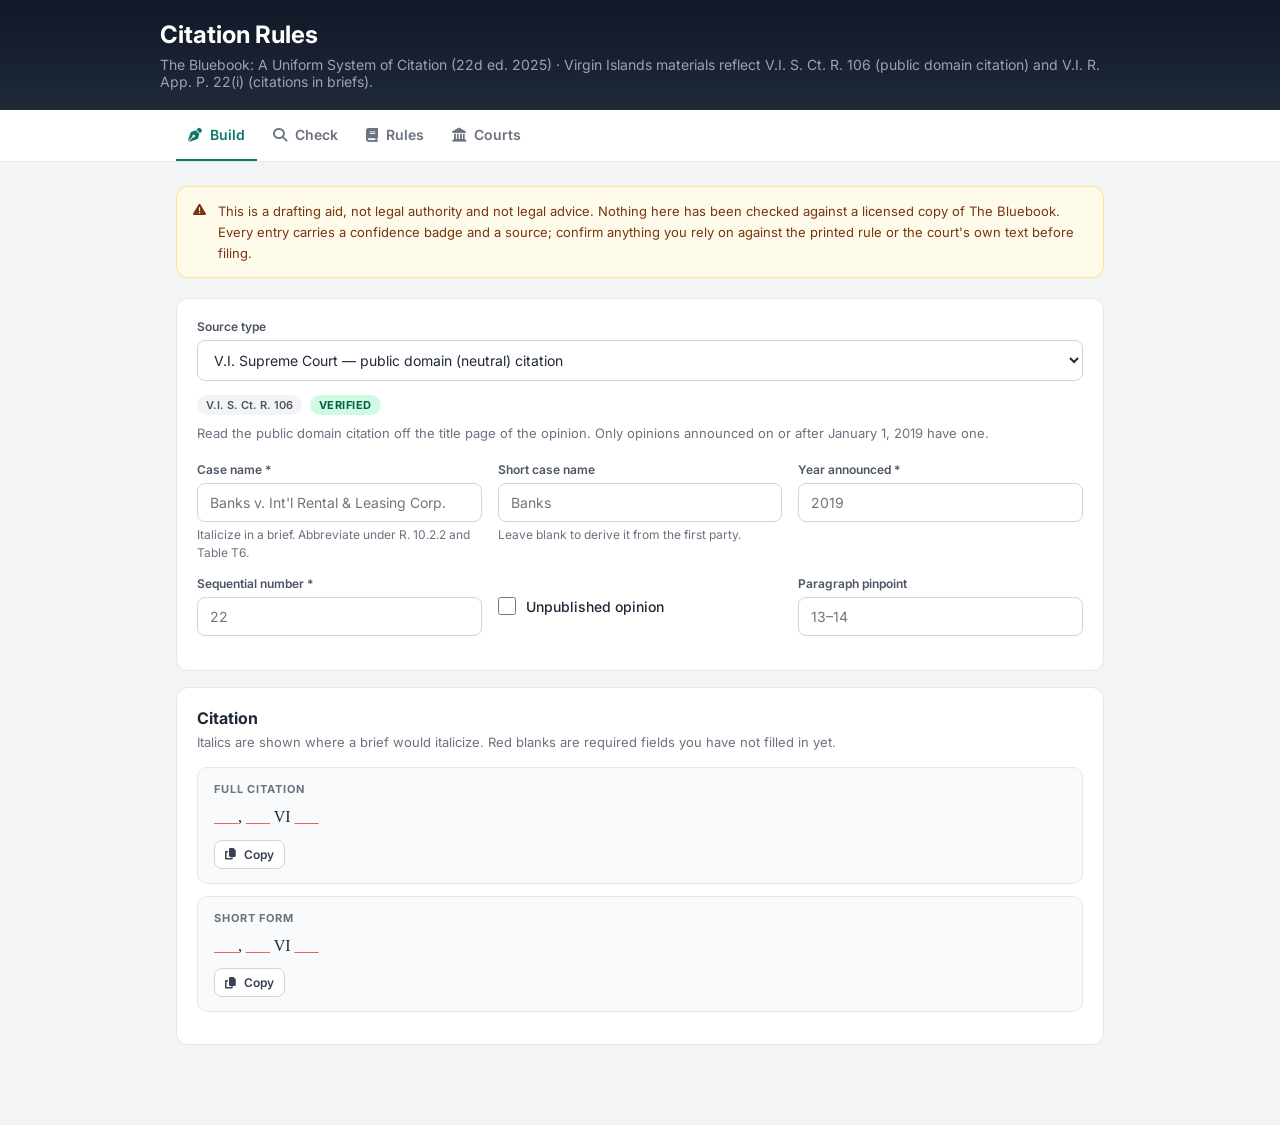
<file: citations/index.html>
<!DOCTYPE html>
<html lang="en">
<head>
    <meta charset="UTF-8">
    <meta name="viewport" content="width=device-width, initial-scale=1.0, viewport-fit=cover">
    <title>Citation Rules — Bluebook 22 &amp; the Virgin Islands</title>

    <link rel="manifest" href="manifest.webmanifest">
    <meta name="theme-color" content="#0F766E">
    <meta name="description" content="Build, check, and look up citations under The Bluebook (22d ed. 2025) and the Virgin Islands courts' own citation rules.">

    <meta name="mobile-web-app-capable" content="yes">
    <meta name="apple-mobile-web-app-capable" content="yes">
    <meta name="apple-mobile-web-app-title" content="Citations">
    <link rel="apple-touch-icon" href="icons/apple-touch-icon.png">
    <link rel="icon" type="image/png" sizes="32x32" href="icons/favicon-32.png">

    <link href="https://fonts.googleapis.com/css2?family=Inter:wght@300;400;500;600;700&display=swap" rel="stylesheet">
    <link rel="stylesheet" href="https://cdnjs.cloudflare.com/ajax/libs/font-awesome/6.4.0/css/all.min.css">
    <style>
        * { margin: 0; padding: 0; box-sizing: border-box; }

        /* A class that sets `display` outranks the UA rule for [hidden], so
           make the attribute win. Without this, el.hidden = true does nothing
           to anything styled as flex or grid. */
        [hidden] { display: none !important; }

        :root {
            --primary: #0F766E;
            --primary-light: #5EEAD4;
            --primary-dark: #115E59;
            --success: #10B981;
            --warning: #F59E0B;
            --danger: #EF4444;
            --info: #3B82F6;
            --gray-50: #F9FAFB;
            --gray-100: #F3F4F6;
            --gray-200: #E5E7EB;
            --gray-300: #D1D5DB;
            --gray-400: #9CA3AF;
            --gray-500: #6B7280;
            --gray-600: #4B5563;
            --gray-700: #374151;
            --gray-800: #1F2937;
            --gray-900: #111827;
        }

        body {
            font-family: 'Inter', -apple-system, BlinkMacSystemFont, sans-serif;
            background: var(--gray-100);
            color: var(--gray-800);
            min-height: 100vh;
            padding-bottom: env(safe-area-inset-bottom, 0px);
        }

        /* ---- Header ---- */
        .topbar {
            background: linear-gradient(180deg, var(--gray-900) 0%, var(--gray-800) 100%);
            color: #fff;
            padding: calc(20px + env(safe-area-inset-top, 0px)) 24px 20px;
        }
        .topbar-inner { max-width: 960px; margin: 0 auto; }
        .back-link {
            display: inline-flex; align-items: center; gap: 8px;
            color: var(--gray-400); text-decoration: none;
            font-size: 13px; font-weight: 500; margin-bottom: 14px;
        }
        .back-link:hover { color: #fff; }
        .topbar h1 { font-size: 24px; font-weight: 700; line-height: 1.25; }
        .topbar p { color: var(--gray-400); font-size: 14px; margin-top: 6px; }

        /* ---- Tabs ---- */
        .tabs {
            background: #fff;
            border-bottom: 1px solid var(--gray-200);
            position: sticky; top: 0; z-index: 20;
            overflow-x: auto; -webkit-overflow-scrolling: touch;
        }
        .tabs-inner { max-width: 960px; margin: 0 auto; display: flex; gap: 4px; padding: 0 16px; }
        .tab {
            flex: 0 0 auto;
            background: none; border: none; cursor: pointer;
            font-family: inherit; font-size: 14px; font-weight: 600;
            color: var(--gray-500); padding: 16px 12px;
            border-bottom: 2px solid transparent;
            display: flex; align-items: center; gap: 8px;
            white-space: nowrap;
        }
        .tab:hover { color: var(--gray-800); }
        .tab.active { color: var(--primary); border-bottom-color: var(--primary); }

        /* ---- Layout ---- */
        .wrap { max-width: 960px; margin: 0 auto; padding: 24px 16px 64px; }
        .panel { display: none; }
        .panel.active { display: block; }

        .card {
            background: #fff; border-radius: 12px;
            border: 1px solid var(--gray-200);
            padding: 20px; margin-bottom: 16px;
        }
        .card h2 { font-size: 16px; font-weight: 700; margin-bottom: 4px; }
        .card h3 { font-size: 15px; font-weight: 600; margin-bottom: 6px; }
        .muted { color: var(--gray-500); font-size: 13px; line-height: 1.6; }

        .notice {
            background: #FFFBEB; border: 1px solid #FDE68A;
            color: #78350F; border-radius: 12px;
            padding: 14px 16px; margin-bottom: 20px;
            font-size: 13px; line-height: 1.6;
            display: flex; gap: 12px; align-items: flex-start;
        }
        .notice i { margin-top: 2px; }

        /* ---- Forms ---- */
        label.lbl {
            display: block; font-size: 12px; font-weight: 600;
            color: var(--gray-600); margin-bottom: 6px;
        }
        .inp, select.inp, textarea.inp {
            width: 100%; font-family: inherit; font-size: 14px;
            padding: 10px 12px; border: 1px solid var(--gray-300);
            border-radius: 8px; background: #fff; color: var(--gray-800);
        }
        .inp:focus { outline: 2px solid var(--primary-light); outline-offset: -1px; border-color: var(--primary); }
        textarea.inp { min-height: 200px; resize: vertical; line-height: 1.7; }
        .field { margin-bottom: 14px; }
        .field .help { font-size: 12px; color: var(--gray-500); margin-top: 4px; line-height: 1.5; }
        .grid2 { display: grid; grid-template-columns: repeat(auto-fit, minmax(220px, 1fr)); gap: 0 16px; }
        .checkrow { display: flex; align-items: center; gap: 10px; margin-bottom: 14px; }
        .checkrow input { width: 18px; height: 18px; accent-color: var(--primary); }
        .checkrow label { font-size: 14px; font-weight: 500; }

        .btn {
            font-family: inherit; font-size: 14px; font-weight: 600;
            padding: 10px 16px; border-radius: 8px; border: 1px solid var(--gray-300);
            background: #fff; color: var(--gray-700); cursor: pointer;
            display: inline-flex; align-items: center; gap: 8px;
        }
        .btn:hover { background: var(--gray-50); }
        .btn-primary { background: var(--primary); border-color: var(--primary); color: #fff; }
        .btn-primary:hover { background: var(--primary-dark); }
        .btn-row { display: flex; flex-wrap: wrap; gap: 10px; margin-top: 4px; }

        /* ---- Output ---- */
        .out {
            background: var(--gray-50); border: 1px solid var(--gray-200);
            border-radius: 10px; padding: 14px 16px; margin-bottom: 12px;
        }
        .out-label {
            font-size: 11px; text-transform: uppercase; letter-spacing: .08em;
            color: var(--gray-500); font-weight: 700; margin-bottom: 8px;
        }
        .cite {
            font-family: Georgia, 'Times New Roman', serif;
            font-size: 16px; line-height: 1.6; word-break: break-word;
        }
        .cite .it { font-style: italic; }
        .cite .blank { color: var(--danger); font-style: normal; }
        .copy-btn {
            margin-top: 10px; font-size: 12px; padding: 6px 10px;
        }

        /* ---- Badges ---- */
        .badge {
            display: inline-flex; align-items: center; gap: 5px;
            font-size: 11px; font-weight: 700; border-radius: 999px;
            padding: 3px 9px; text-transform: uppercase; letter-spacing: .04em;
        }
        .b-verified { background: #D1FAE5; color: #065F46; }
        .b-reported { background: #FEF3C7; color: #92400E; }
        .b-unverified { background: #FEE2E2; color: #991B1B; }
        .b-rule { background: var(--gray-100); color: var(--gray-600); text-transform: none; letter-spacing: 0; font-weight: 600; }
        .b-error { background: #FEE2E2; color: #991B1B; }
        .b-warn  { background: #FEF3C7; color: #92400E; }
        .b-info  { background: #DBEAFE; color: #1E40AF; }

        /* ---- Findings ---- */
        .finding {
            border: 1px solid var(--gray-200); border-left-width: 4px;
            border-radius: 10px; padding: 14px 16px; margin-bottom: 12px; background: #fff;
        }
        .finding.error { border-left-color: var(--danger); }
        .finding.warn  { border-left-color: var(--warning); }
        .finding.info  { border-left-color: var(--info); }
        .finding-head { display: flex; flex-wrap: wrap; gap: 8px; align-items: center; margin-bottom: 8px; }
        .finding-msg { font-weight: 600; font-size: 14px; }
        .snippet {
            font-family: ui-monospace, SFMono-Regular, Menlo, monospace;
            font-size: 12.5px; background: var(--gray-50); border: 1px solid var(--gray-200);
            border-radius: 6px; padding: 8px 10px; margin: 8px 0;
            white-space: pre-wrap; word-break: break-word;
        }
        .snippet mark { background: #FDE68A; border-radius: 3px; padding: 0 2px; }
        .fix { font-size: 13px; color: var(--gray-600); line-height: 1.6; }
        .fix strong { color: var(--gray-800); }

        .tally { display: flex; flex-wrap: wrap; gap: 10px; margin-bottom: 16px; }
        .tally-item {
            font-size: 13px; font-weight: 600; border-radius: 8px;
            padding: 8px 12px; background: #fff; border: 1px solid var(--gray-200);
        }
        .tally-item.error { color: #991B1B; }
        .tally-item.warn { color: #92400E; }
        .tally-item.info { color: #1E40AF; }
        .tally-item.clean { color: #065F46; }

        /* ---- Rules list ---- */
        .filters { display: flex; flex-wrap: wrap; gap: 8px; margin: 14px 0 20px; }
        .chip {
            font-family: inherit; font-size: 13px; font-weight: 600;
            border: 1px solid var(--gray-300); background: #fff; color: var(--gray-600);
            border-radius: 999px; padding: 7px 14px; cursor: pointer;
        }
        .chip.active { background: var(--primary); border-color: var(--primary); color: #fff; }

        .rule-card { background: #fff; border: 1px solid var(--gray-200); border-radius: 12px; padding: 18px 20px; margin-bottom: 14px; }
        .rule-head { display: flex; flex-wrap: wrap; gap: 8px; align-items: center; margin-bottom: 8px; }
        .rule-card h3 { flex: 1 1 auto; font-size: 15px; font-weight: 700; margin: 0; min-width: 200px; }
        .rule-summary { font-size: 14px; line-height: 1.65; color: var(--gray-700); }
        .rule-card ul { margin: 12px 0 0 18px; }
        .rule-card li { font-size: 13.5px; line-height: 1.65; color: var(--gray-600); margin-bottom: 6px; }
        .refs { margin-top: 12px; display: flex; flex-wrap: wrap; gap: 8px 14px; }
        .refs a { font-size: 12px; color: var(--primary); text-decoration: none; }
        .refs a:hover { text-decoration: underline; }

        /* ---- Table ---- */
        .table-scroll { overflow-x: auto; }
        table { width: 100%; border-collapse: collapse; font-size: 13.5px; min-width: 620px; }
        th, td { text-align: left; padding: 11px 12px; border-bottom: 1px solid var(--gray-200); vertical-align: top; }
        th { font-size: 11px; text-transform: uppercase; letter-spacing: .06em; color: var(--gray-500); }
        td.mono { font-family: ui-monospace, SFMono-Regular, Menlo, monospace; font-size: 12.5px; white-space: nowrap; }
        td .note { color: var(--gray-500); font-size: 12.5px; line-height: 1.55; }

        .empty { text-align: center; color: var(--gray-500); font-size: 14px; padding: 40px 20px; }

        @media (max-width: 640px) {
            .topbar h1 { font-size: 20px; }
            .card { padding: 16px; }
            .rule-card { padding: 16px; }
        }
    </style>
</head>
<body>
    <header class="topbar">
        <div class="topbar-inner">
            <a class="back-link" href="/" id="back-link" hidden><i class="fas fa-arrow-left"></i> Life Organizer</a>
            <h1>Citation Rules</h1>
            <p id="subtitle">The Bluebook (22d ed. 2025) and the Virgin Islands courts' own rules</p>
        </div>
    </header>

    <nav class="tabs">
        <div class="tabs-inner">
            <button class="tab active" data-panel="build"><i class="fas fa-pen-nib"></i> Build</button>
            <button class="tab" data-panel="check"><i class="fas fa-magnifying-glass"></i> Check</button>
            <button class="tab" data-panel="rules"><i class="fas fa-book"></i> Rules</button>
            <button class="tab" data-panel="courts"><i class="fas fa-landmark"></i> Courts</button>
        </div>
    </nav>

    <div class="wrap">
        <div class="notice">
            <i class="fas fa-triangle-exclamation"></i>
            <div id="disclaimer">Loading&hellip;</div>
        </div>

        <!-- ===== BUILD ===== -->
        <section class="panel active" id="panel-build">
            <div class="card">
                <div class="field">
                    <label class="lbl" for="tpl-select">Source type</label>
                    <select class="inp" id="tpl-select"></select>
                </div>
                <div id="tpl-meta"></div>
                <div id="tpl-fields" class="grid2"></div>
            </div>

            <div class="card">
                <h2>Citation</h2>
                <p class="muted" style="margin-bottom:14px">Italics are shown where a brief would italicize. Red blanks are required fields you have not filled in yet.</p>
                <div class="out">
                    <div class="out-label">Full citation</div>
                    <div class="cite" id="out-full"></div>
                    <button class="btn copy-btn" data-copy="out-full"><i class="fas fa-copy"></i> Copy</button>
                </div>
                <div class="out">
                    <div class="out-label">Short form</div>
                    <div class="cite" id="out-short"></div>
                    <button class="btn copy-btn" data-copy="out-short"><i class="fas fa-copy"></i> Copy</button>
                </div>
            </div>
        </section>

        <!-- ===== CHECK ===== -->
        <section class="panel" id="panel-check">
            <div class="card">
                <h2>Check a passage</h2>
                <p class="muted" style="margin-bottom:14px">Paste one citation or a whole section of a brief. The checker looks for the mistakes that are actually detectable in plain text — it cannot see italics, and it cannot tell you whether a case says what you claim.</p>
                <div class="field">
                    <textarea class="inp" id="check-input" placeholder="Paste your citations here…" spellcheck="false"></textarea>
                </div>
                <div class="btn-row">
                    <button class="btn btn-primary" id="run-check"><i class="fas fa-play"></i> Run check</button>
                    <button class="btn" id="load-example"><i class="fas fa-flask"></i> Load a flawed example</button>
                    <button class="btn" id="clear-check"><i class="fas fa-eraser"></i> Clear</button>
                </div>
            </div>
            <div id="check-results"></div>
        </section>

        <!-- ===== RULES ===== -->
        <section class="panel" id="panel-rules">
            <div class="card">
                <div class="field" style="margin-bottom:0">
                    <label class="lbl" for="rule-search">Search the rules</label>
                    <input class="inp" id="rule-search" type="search" placeholder="perma.cc, paragraph, tribal, V.I.C. …" autocomplete="off">
                </div>
                <div class="filters" id="rule-filters"></div>
                <p class="muted" id="rule-count"></p>
            </div>
            <div id="rule-list"></div>
        </section>

        <!-- ===== COURTS ===== -->
        <section class="panel" id="panel-courts">
            <div class="card">
                <h2>Court abbreviations and citation forms</h2>
                <p class="muted" style="margin-bottom:16px">The court parenthetical has to match the court as it was named when it decided the case. Confirm anything marked unverified against Table T1.4.</p>
                <div class="table-scroll">
                    <table id="courts-table">
                        <thead>
                            <tr><th>Court</th><th>Abbrev.</th><th>Example</th><th>Public domain</th><th>Notes</th></tr>
                        </thead>
                        <tbody></tbody>
                    </table>
                </div>
            </div>
            <div class="card">
                <h2>Confidence badges</h2>
                <div id="confidence-key"></div>
            </div>
        </section>
    </div>

<script>
(function () {
    'use strict';

    var DATA = null;

    /* ---------------- helpers ---------------- */

    function el(tag, cls, text) {
        var n = document.createElement(tag);
        if (cls) n.className = cls;
        if (text !== undefined && text !== null) n.textContent = text;
        return n;
    }

    function esc(s) {
        return String(s).replace(/[&<>"]/g, function (c) {
            return { '&': '&amp;', '<': '&lt;', '>': '&gt;', '"': '&quot;' }[c];
        });
    }

    function badge(conf) {
        var b = el('span', 'badge b-' + conf, conf);
        b.title = (DATA && DATA.meta.confidence_key[conf]) || '';
        return b;
    }

    function ruleBadge(text) {
        return el('span', 'badge b-rule', text);
    }

    /* ---------------- tabs ---------------- */

    document.querySelectorAll('.tab').forEach(function (tab) {
        tab.addEventListener('click', function () {
            document.querySelectorAll('.tab').forEach(function (t) { t.classList.remove('active'); });
            document.querySelectorAll('.panel').forEach(function (p) { p.classList.remove('active'); });
            tab.classList.add('active');
            document.getElementById('panel-' + tab.dataset.panel).classList.add('active');
            window.scrollTo(0, 0);
        });
    });

    /* ---------------- builder ---------------- */

    var CAT_LABEL = { vi: 'Virgin Islands', fed: 'Federal', bb22: 'Bluebook 22nd ed.', tables: 'Tables', practice: 'Practice notes' };

    function currentTemplate() {
        var id = document.getElementById('tpl-select').value;
        return DATA.templates.filter(function (t) { return t.id === id; })[0];
    }

    function fieldValues(tpl) {
        var vals = {};
        tpl.fields.forEach(function (f) {
            var node = document.getElementById('fld-' + f.k);
            if (!node) { vals[f.k] = ''; return; }
            vals[f.k] = (f.type === 'check') ? (node.checked ? (f.val || '') : '') : node.value.trim();
        });
        return vals;
    }

    // A short case name, when the user has not supplied one: the first party,
    // trimmed to its first word once it runs past two words ("Banks", "United States").
    function deriveShortCase(name) {
        if (!name) return '';
        var first = name.split(/\s+v\.\s+/)[0].replace(/,+$/, '').trim();
        var words = first.split(/\s+/);
        return words.length <= 2 ? first : words[0];
    }

    // A range of numbers takes an en dash: 13-14 becomes 13–14.
    function enDash(v) {
        return v.replace(/(\d)\s*-\s*(\d)/g, '$1–$2');
    }

    // "¶ 13" for a single paragraph, "¶¶ 13–14" for a range or a list.
    function paraRef(v) {
        return (/[–—,&]/.test(v) ? '¶¶ ' : '¶ ') + v;
    }

    // Renders a pattern into [{text, italic, blank}] segments.
    function renderPattern(tpl, vals, short) {
        var pattern = short ? tpl.short : tpl.full;
        var byKey = {};
        tpl.fields.forEach(function (f) { byKey[f.k] = f; });

        var segs = [];
        var re = /\{(\w+)\}/g;
        var last = 0, m;
        while ((m = re.exec(pattern)) !== null) {
            if (m.index > last) segs.push({ text: pattern.slice(last, m.index) });
            segs = segs.concat(resolveToken(m[1], byKey, vals));
            last = m.index + m[0].length;
        }
        if (last < pattern.length) segs.push({ text: pattern.slice(last) });
        return segs;
    }

    function resolveToken(key, byKey, vals) {
        // Derived tokens first.
        if (key === 'shortcase') {
            var sc = vals.shortcase || deriveShortCase(vals.case || '');
            return sc ? [{ text: sc, italic: true }] : [{ text: '___', blank: true }];
        }
        if (key === 'pinshort') {
            return vals.pin ? [{ text: enDash(vals.pin) }] : [{ text: '___', blank: true }];
        }

        var f = byKey[key];
        var v = vals[key] || '';
        if (!f) return [{ text: v }];

        if (!v) {
            if (!f.req) return [];
            return [{ text: f.pre || '' }, { text: '___', blank: true }, { text: f.post || '' }];
        }
        if (f.k === 'pin') v = enDash(v);
        if (f.pinpoint) v = paraRef(v);

        var out = [];
        if (f.pre) out.push({ text: f.pre });
        out.push({ text: v, italic: !!f.italic });
        if (f.post) out.push({ text: f.post });
        return out;
    }

    function paintCitation(node, segs) {
        node.innerHTML = '';
        segs.forEach(function (s) {
            if (!s.text) return;
            if (s.blank) node.appendChild(el('span', 'blank', s.text));
            else if (s.italic) node.appendChild(el('span', 'it', s.text));
            else node.appendChild(document.createTextNode(s.text));
        });
    }

    function updateOutput() {
        var tpl = currentTemplate();
        if (!tpl) return;
        var vals = fieldValues(tpl);
        // The case name is italicized in a brief; mark it so the preview shows that.
        tpl.fields.forEach(function (f) { if (f.k === 'case') f.italic = true; });
        paintCitation(document.getElementById('out-full'), renderPattern(tpl, vals, false));
        paintCitation(document.getElementById('out-short'), renderPattern(tpl, vals, true));
    }

    function buildFields() {
        var tpl = currentTemplate();
        var meta = document.getElementById('tpl-meta');
        var host = document.getElementById('tpl-fields');
        meta.innerHTML = '';
        host.innerHTML = '';
        if (!tpl) return;

        var head = el('div', 'rule-head');
        head.appendChild(ruleBadge(tpl.rule));
        head.appendChild(badge(tpl.confidence));
        meta.appendChild(head);
        if (tpl.note) {
            var note = el('p', 'muted', tpl.note);
            note.style.marginBottom = '18px';
            meta.appendChild(note);
        }

        tpl.fields.forEach(function (f) {
            if (f.type === 'check') {
                var row = el('div', 'checkrow');
                var cb = document.createElement('input');
                cb.type = 'checkbox';
                cb.id = 'fld-' + f.k;
                var lab = el('label', null, f.label);
                lab.setAttribute('for', cb.id);
                row.appendChild(cb);
                row.appendChild(lab);
                host.appendChild(row);
                cb.addEventListener('change', updateOutput);
                return;
            }
            var wrap = el('div', 'field');
            var lbl = el('label', 'lbl', f.label + (f.req ? ' *' : ''));
            lbl.setAttribute('for', 'fld-' + f.k);
            var inp = document.createElement('input');
            inp.type = 'text';
            inp.className = 'inp';
            inp.id = 'fld-' + f.k;
            inp.placeholder = f.ph || '';
            inp.autocomplete = 'off';
            wrap.appendChild(lbl);
            wrap.appendChild(inp);
            if (f.help) wrap.appendChild(el('div', 'help', f.help));
            host.appendChild(wrap);
            inp.addEventListener('input', updateOutput);
        });

        updateOutput();
    }

    function initBuilder() {
        var sel = document.getElementById('tpl-select');
        var groups = {};
        DATA.templates.forEach(function (t) { (groups[t.cat] = groups[t.cat] || []).push(t); });
        Object.keys(groups).forEach(function (cat) {
            var og = document.createElement('optgroup');
            og.label = CAT_LABEL[cat] || cat;
            groups[cat].forEach(function (t) {
                var o = document.createElement('option');
                o.value = t.id;
                o.textContent = t.name;
                og.appendChild(o);
            });
            sel.appendChild(og);
        });
        sel.addEventListener('change', buildFields);
        buildFields();
    }

    document.querySelectorAll('.copy-btn').forEach(function (btn) {
        btn.addEventListener('click', function () {
            var text = document.getElementById(btn.dataset.copy).textContent;
            var done = function () {
                var original = btn.innerHTML;
                btn.innerHTML = '<i class="fas fa-check"></i> Copied';
                setTimeout(function () { btn.innerHTML = original; }, 1400);
            };
            if (navigator.clipboard && navigator.clipboard.writeText) {
                navigator.clipboard.writeText(text).then(done, function () {});
            } else {
                var ta = document.createElement('textarea');
                ta.value = text;
                document.body.appendChild(ta);
                ta.select();
                try { document.execCommand('copy'); done(); } catch (e) {}
                document.body.removeChild(ta);
            }
        });
    });

    /* ---------------- checker ---------------- */

    var MAX_PER_CHECK = 8;
    var ARCHIVE_RE = /perma\.cc|web\.archive\.org|archive\.(?:today|is|ph)/i;

    function snippet(text, start, end) {
        var from = Math.max(0, start - 45);
        var to = Math.min(text.length, end + 45);
        var frag = document.createDocumentFragment();
        if (from > 0) frag.appendChild(document.createTextNode('…'));
        frag.appendChild(document.createTextNode(text.slice(from, start)));
        var mark = el('mark', null, text.slice(start, end));
        frag.appendChild(mark);
        frag.appendChild(document.createTextNode(text.slice(end, to)));
        if (to < text.length) frag.appendChild(document.createTextNode('…'));
        var box = el('div', 'snippet');
        box.appendChild(frag);
        return box;
    }

    function runChecks(text) {
        var findings = [];

        DATA.checks.forEach(function (chk) {
            if (chk.kind === 'url-no-archive') {
                if (ARCHIVE_RE.test(text)) return;
                var ure = /https?:\/\/[^\s)\]<>"']+/g, um, n = 0;
                while ((um = ure.exec(text)) !== null && n < MAX_PER_CHECK) {
                    findings.push({ chk: chk, start: um.index, end: um.index + um[0].length });
                    n++;
                }
                return;
            }

            if (chk.kind === 'parallel-both') {
                var neutral = /\b(?:19|20)\d{2}\s+VI\s+(?:Super\s+)?\d+U?\b/;
                var reporter = /\b\d+\s+V\.I\.\s+\d+\b/;
                var offset = 0;
                text.split('\n').forEach(function (line) {
                    var nm = line.match(neutral);
                    if (nm && reporter.test(line)) {
                        findings.push({ chk: chk, start: offset + nm.index, end: offset + nm.index + nm[0].length });
                    }
                    offset += line.length + 1;
                });
                return;
            }

            var re = new RegExp(chk.re, chk.flags || 'g');
            var m, count = 0;
            while ((m = re.exec(text)) !== null && count < MAX_PER_CHECK) {
                if (m[0].length === 0) { re.lastIndex++; continue; }
                findings.push({ chk: chk, start: m.index, end: m.index + m[0].length });
                count++;
            }
        });

        findings.sort(function (a, b) { return a.start - b.start; });
        return findings;
    }

    var SEV_ORDER = { error: 0, warn: 1, info: 2 };
    var SEV_LABEL = { error: 'Error', warn: 'Warning', info: 'Note' };

    function renderFindings(text, findings) {
        var host = document.getElementById('check-results');
        host.innerHTML = '';

        if (!text.trim()) {
            host.appendChild(el('div', 'empty', 'Paste something above, then run the check.'));
            return;
        }

        var counts = { error: 0, warn: 0, info: 0 };
        findings.forEach(function (f) { counts[f.chk.sev]++; });

        var tally = el('div', 'tally');
        if (!findings.length) {
            tally.appendChild(el('div', 'tally-item clean', 'Nothing flagged — which is not the same as correct.'));
        } else {
            ['error', 'warn', 'info'].forEach(function (sev) {
                if (!counts[sev]) return;
                var noun = SEV_LABEL[sev] + (counts[sev] === 1 ? '' : 's');
                tally.appendChild(el('div', 'tally-item ' + sev, counts[sev] + ' ' + noun));
            });
        }
        host.appendChild(tally);

        findings.sort(function (a, b) {
            var d = SEV_ORDER[a.chk.sev] - SEV_ORDER[b.chk.sev];
            return d !== 0 ? d : a.start - b.start;
        });

        findings.forEach(function (f) {
            var card = el('div', 'finding ' + f.chk.sev);
            var head = el('div', 'finding-head');
            head.appendChild(el('span', 'badge b-' + f.chk.sev, SEV_LABEL[f.chk.sev]));
            head.appendChild(ruleBadge(f.chk.rule));
            card.appendChild(head);
            card.appendChild(el('div', 'finding-msg', f.chk.msg));
            card.appendChild(snippet(text, f.start, f.end));
            var fix = el('div', 'fix');
            fix.appendChild(el('strong', null, 'Fix: '));
            fix.appendChild(document.createTextNode(f.chk.fix));
            card.appendChild(fix);
            host.appendChild(card);
        });

        if (findings.length) {
            var caveat = el('p', 'muted');
            caveat.style.marginTop = '18px';
            caveat.textContent = 'The checker reads plain text, so it cannot see italics or underlining, cannot confirm a reporter volume exists, and cannot tell you whether the authority supports your proposition. Treat a clean result as the beginning of proofreading, not the end.';
            host.appendChild(caveat);
        }
    }

    var EXAMPLE = [
        "The Supreme Court of the Virgin Islands resolved the question in Smith v. Jones, 2019 V.I. 22, 970, and again in Doe v. Roe, 2020 VI Super 7, 14.",
        "",
        "Accord Banks v. Int'l Rental & Leasing Corp., 55 V.I. 967 (Supreme Court of the Virgin Islands 2011); see also Rivera v. Gomez, 60 V.I. 100 (V.I. Super. 2014).",
        "",
        "The statute is at V.I. Code Ann. § 244, and the older rule appeared in V.I.C.A. tit. 5. The Territorial Court applied it in 2012.",
        "",
        "See VIRAP 22(i); Careaga v. Gov't of the V.I., 20 F.3d 100 (3d Cir. 2023).",
        "",
        "Guidance is posted at https://www.vicourts.org/rules (last visited Sept. 1, 2026), and ChatGPT summarized it on request."
    ].join('\n');

    document.getElementById('run-check').addEventListener('click', function () {
        var text = document.getElementById('check-input').value;
        renderFindings(text, runChecks(text));
    });
    document.getElementById('load-example').addEventListener('click', function () {
        document.getElementById('check-input').value = EXAMPLE;
        renderFindings(EXAMPLE, runChecks(EXAMPLE));
    });
    document.getElementById('clear-check').addEventListener('click', function () {
        document.getElementById('check-input').value = '';
        document.getElementById('check-results').innerHTML = '';
    });

    /* ---------------- rules browser ---------------- */

    var activeCat = 'all';

    function ruleMatches(rule, query) {
        if (activeCat !== 'all' && rule.cat !== activeCat) return false;
        if (!query) return true;
        var hay = [rule.title, rule.summary, rule.detail.join(' '), rule.tags.join(' ')].join(' ').toLowerCase();
        return query.split(/\s+/).every(function (word) { return hay.indexOf(word) !== -1; });
    }

    function renderRules() {
        var query = document.getElementById('rule-search').value.trim().toLowerCase();
        var list = document.getElementById('rule-list');
        var matches = DATA.rules.filter(function (r) { return ruleMatches(r, query); });

        document.getElementById('rule-count').textContent =
            matches.length + ' of ' + DATA.rules.length + ' entries';

        list.innerHTML = '';
        if (!matches.length) {
            list.appendChild(el('div', 'empty', 'Nothing matches that search.'));
            return;
        }

        matches.forEach(function (r) {
            var card = el('div', 'rule-card');
            var head = el('div', 'rule-head');
            head.appendChild(el('h3', null, r.title));
            head.appendChild(badge(r.confidence));
            card.appendChild(head);
            card.appendChild(el('p', 'rule-summary', r.summary));

            if (r.detail && r.detail.length) {
                var ul = document.createElement('ul');
                r.detail.forEach(function (d) { ul.appendChild(el('li', null, d)); });
                card.appendChild(ul);
            }

            if (r.refs && r.refs.length) {
                var refs = el('div', 'refs');
                r.refs.forEach(function (ref) {
                    var a = el('a', null, ref.label);
                    a.href = ref.url;
                    a.target = '_blank';
                    a.rel = 'noopener noreferrer';
                    refs.appendChild(a);
                });
                card.appendChild(refs);
            }
            list.appendChild(card);
        });
    }

    function initRules() {
        var filters = document.getElementById('rule-filters');
        var cats = ['all'].concat(DATA.rules.map(function (r) { return r.cat; }).filter(function (c, i, a) { return a.indexOf(c) === i; }));
        cats.forEach(function (cat) {
            var chip = el('button', 'chip' + (cat === 'all' ? ' active' : ''), cat === 'all' ? 'All' : (CAT_LABEL[cat] || cat));
            chip.addEventListener('click', function () {
                activeCat = cat;
                filters.querySelectorAll('.chip').forEach(function (c) { c.classList.remove('active'); });
                chip.classList.add('active');
                renderRules();
            });
            filters.appendChild(chip);
        });
        document.getElementById('rule-search').addEventListener('input', renderRules);
        renderRules();
    }

    /* ---------------- courts + key ---------------- */

    function initCourts() {
        var body = document.querySelector('#courts-table tbody');
        DATA.courts.forEach(function (c) {
            var tr = document.createElement('tr');

            var name = document.createElement('td');
            name.appendChild(document.createTextNode(c.court));
            tr.appendChild(name);

            var ab = el('td', 'mono', c.abbrev);
            tr.appendChild(ab);

            tr.appendChild(el('td', null, c.example));
            tr.appendChild(el('td', 'mono', c.neutral));

            var notes = document.createElement('td');
            notes.appendChild(badge(c.confidence));
            var n = el('div', 'note', c.notes);
            n.style.marginTop = '6px';
            notes.appendChild(n);
            tr.appendChild(notes);

            body.appendChild(tr);
        });

        var key = document.getElementById('confidence-key');
        Object.keys(DATA.meta.confidence_key).forEach(function (k) {
            var row = el('div');
            row.style.marginBottom = '10px';
            row.appendChild(badge(k));
            var d = el('span', 'muted', ' ' + DATA.meta.confidence_key[k]);
            row.appendChild(d);
            key.appendChild(row);
        });
    }

    /* ---------------- boot ---------------- */

    // Served standalone (GitHub Pages, or installed to a home screen) there is
    // no dashboard to go back to, so only show the link where one exists.
    if (location.pathname === '/citations/' || location.pathname === '/citations') {
        document.getElementById('back-link').hidden = false;
    }

    // Relative path: registers under this directory, so the worker's scope is
    // the app itself and never the whole origin.
    if ('serviceWorker' in navigator) {
        window.addEventListener('load', function () {
            navigator.serviceWorker.register('sw.js').catch(function () {
                /* the app still works, just without offline support */
            });
        });
    }

    fetch('data/citation_rules.json')
        .then(function (r) {
            if (!r.ok) throw new Error('HTTP ' + r.status);
            return r.json();
        })
        .then(function (data) {
            DATA = data;
            document.getElementById('subtitle').textContent =
                DATA.meta.bluebook_edition + ' · ' + DATA.meta.vi_rules_note;
            document.getElementById('disclaimer').textContent = DATA.meta.disclaimer;
            initBuilder();
            initRules();
            initCourts();
        })
        .catch(function (err) {
            document.getElementById('disclaimer').textContent =
                'The rule data failed to load (' + err.message + '). Reload the page; if it keeps failing, check that data/citation_rules.json is being served next to this page.';
        });
})();
</script>
</body>
</html>
</file>
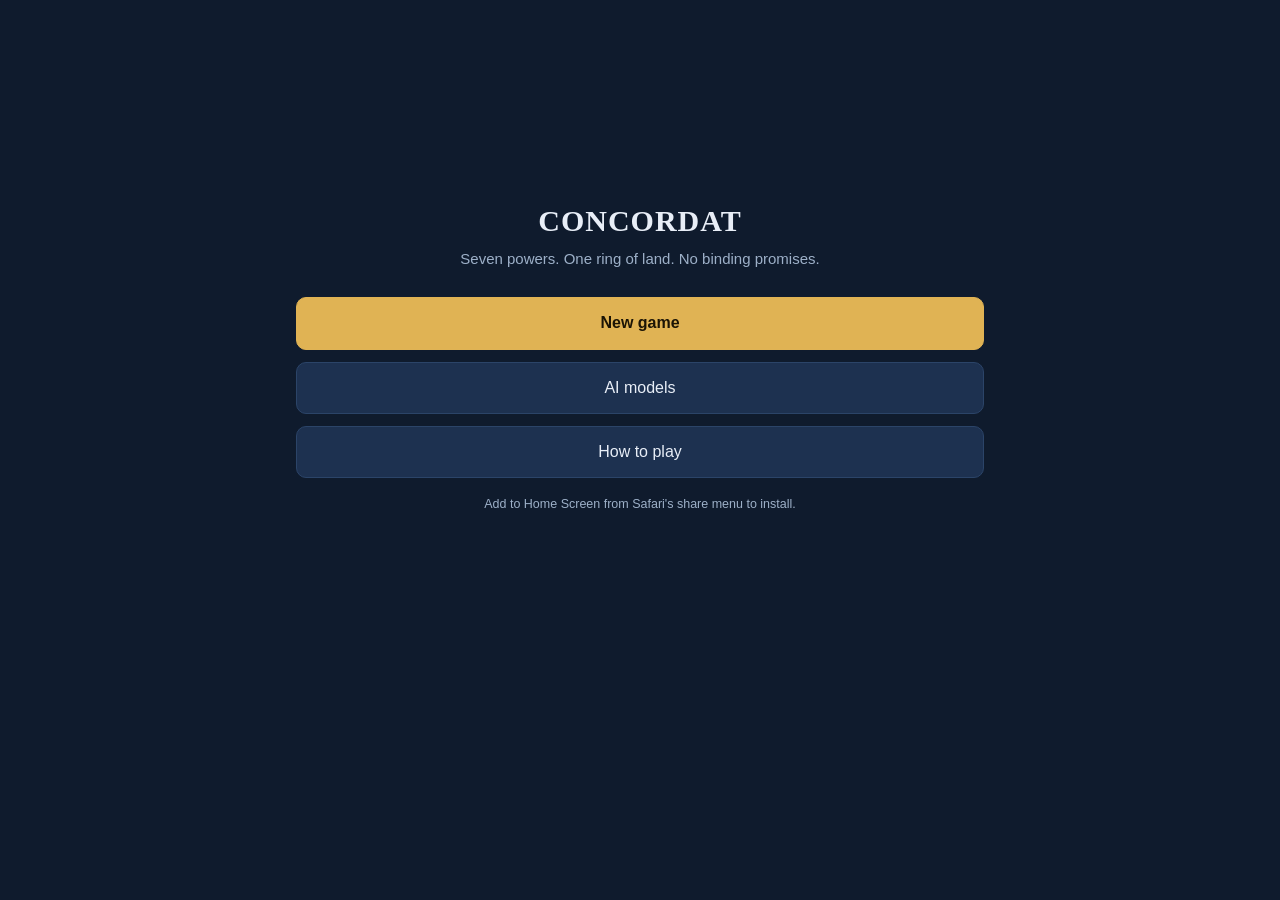
<file: concordat/index.html>
<!doctype html>
<html lang="en">
<head>
<meta charset="utf-8">
<meta name="viewport" content="width=device-width, initial-scale=1, viewport-fit=cover, user-scalable=no">
<title>Concordat</title>
<meta name="description" content="A seven-power game of negotiation and simultaneous movement.">
<meta name="theme-color" content="#0f1b2d">
<meta name="apple-mobile-web-app-capable" content="yes">
<meta name="mobile-web-app-capable" content="yes">
<meta name="apple-mobile-web-app-status-bar-style" content="black-translucent">
<meta name="apple-mobile-web-app-title" content="Concordat">
<link rel="manifest" href="manifest.webmanifest">
<link rel="apple-touch-icon" href="icons/apple-touch-icon.png">
<link rel="icon" href="icons/icon-192.png">
<link rel="stylesheet" href="styles.css">
</head>
<body>
<div id="app"></div>
<div id="toast" hidden></div>
<script type="module" src="js/ui.js"></script>
</body>
</html>
</file>
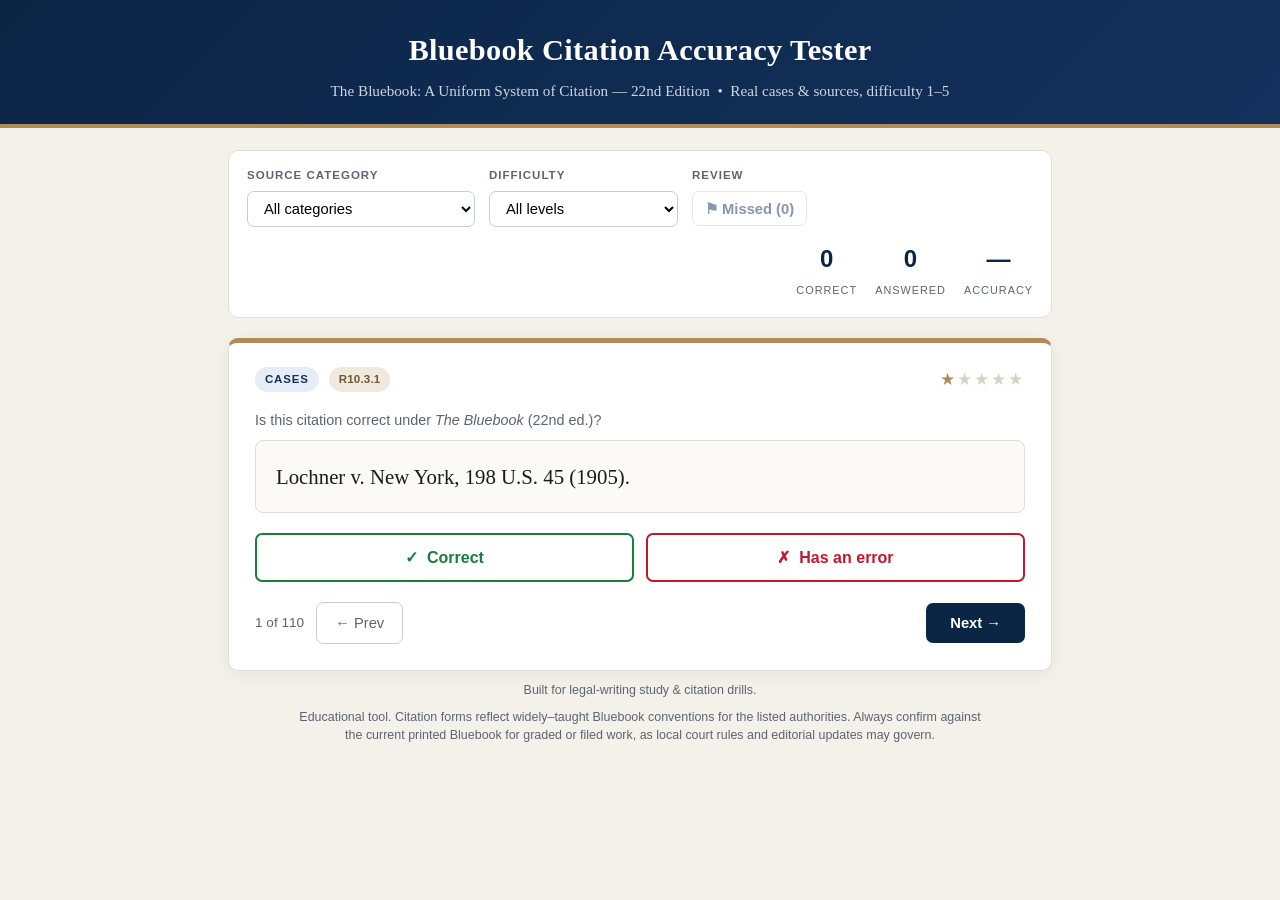
<file: docs/index.html>
<!DOCTYPE html>
<html lang="en">
<head>
<meta charset="UTF-8" />
<meta name="viewport" content="width=device-width, initial-scale=1.0, viewport-fit=cover" />
<title>Bluebook Citation Accuracy Tester &mdash; 22nd Edition</title>

<!-- Progressive Web App -->
<link rel="manifest" href="manifest.webmanifest" />
<meta name="theme-color" content="#0b2545" />
<meta name="description" content="Test citation accuracy under The Bluebook (22nd ed.) with real cases and sources on a 1-5 difficulty scale." />

<!-- iOS home-screen / standalone app -->
<meta name="apple-mobile-web-app-capable" content="yes" />
<meta name="mobile-web-app-capable" content="yes" />
<meta name="apple-mobile-web-app-status-bar-style" content="black-translucent" />
<meta name="apple-mobile-web-app-title" content="Bluebook" />
<link rel="apple-touch-icon" href="icons/apple-touch-icon.png" />
<link rel="icon" type="image/png" sizes="192x192" href="icons/icon-192.png" />
<link rel="icon" type="image/png" sizes="512x512" href="icons/icon-512.png" />
<style>
  :root {
    --navy: #0b2545;
    --navy-2: #13315c;
    --gold: #b08d57;
    --bg: #f4f1ea;
    --card: #ffffff;
    --red: #c0182b;
    --green: #1a7d3c;
    --muted: #5b6470;
    --line: #e3ded3;
  }
  * { box-sizing: border-box; }
  body {
    margin: 0;
    font-family: Georgia, "Times New Roman", serif;
    background: var(--bg);
    color: #1b1b1b;
    line-height: 1.5;
  }
  header {
    background: linear-gradient(135deg, var(--navy) 0%, var(--navy-2) 100%);
    color: #fff;
    padding: 28px 20px 22px;
    border-bottom: 4px solid var(--gold);
    text-align: center;
  }
  header h1 { margin: 0; font-size: 1.9rem; letter-spacing: .3px; }
  header p { margin: 6px 0 0; color: #cdd6e4; font-size: .95rem; }
  .wrap { max-width: 860px; margin: 0 auto; padding: 22px 18px 60px; }

  .controls {
    display: flex;
    flex-wrap: wrap;
    gap: 14px;
    background: var(--card);
    border: 1px solid var(--line);
    border-radius: 10px;
    padding: 16px 18px;
    margin-bottom: 20px;
  }
  .ctrl-group { display: flex; flex-direction: column; gap: 6px; }
  .ctrl-group label {
    font-size: .72rem; text-transform: uppercase; letter-spacing: 1px;
    color: var(--muted); font-family: Arial, sans-serif; font-weight: 700;
  }
  select, button {
    font-family: Arial, sans-serif; font-size: .92rem;
    padding: 8px 12px; border-radius: 7px; border: 1px solid #c7cdd6;
    background: #fff; cursor: pointer;
  }
  .ctrl-group select { min-width: 170px; }

  .stats {
    margin-left: auto; display: flex; gap: 18px; align-items: center;
    font-family: Arial, sans-serif;
  }
  .stat { text-align: center; }
  .stat .num { font-size: 1.5rem; font-weight: 700; color: var(--navy); display: block; }
  .stat .lbl { font-size: .68rem; text-transform: uppercase; letter-spacing: 1px; color: var(--muted); }

  .card {
    background: var(--card);
    border: 1px solid var(--line);
    border-top: 5px solid var(--gold);
    border-radius: 10px;
    padding: 24px 26px 26px;
    box-shadow: 0 4px 18px rgba(11,37,69,.06);
  }
  .meta-row { display: flex; flex-wrap: wrap; gap: 10px; align-items: center; margin-bottom: 18px; }
  .tag {
    font-family: Arial, sans-serif; font-size: .72rem; font-weight: 700;
    text-transform: uppercase; letter-spacing: .8px;
    padding: 4px 10px; border-radius: 20px;
  }
  .tag.cat { background: #e7edf6; color: var(--navy-2); }
  .tag.rule { background: #f0e9dd; color: #6b5733; text-transform: none; letter-spacing: .2px; }
  .stars { color: var(--gold); font-size: 1.05rem; letter-spacing: 2px; margin-left: auto; }
  .stars .dim { color: #d9d2c4; }

  .prompt { font-family: Arial, sans-serif; font-size: .9rem; color: var(--muted); margin-bottom: 8px; }

  .cite {
    font-size: 1.3rem; line-height: 1.7; padding: 18px 20px;
    background: #fbfaf6; border: 1px solid var(--line); border-radius: 8px;
    margin-bottom: 20px;
  }
  .cite .err.show { color: var(--red); text-decoration: line-through; text-decoration-thickness: 1.5px; }
  .cite .checkmark { font-size: 1.2rem; margin-left: 8px; }

  .answer-buttons { display: flex; gap: 12px; margin-bottom: 4px; }
  .btn-answer {
    flex: 1; padding: 13px; font-size: 1rem; font-weight: 700;
    font-family: Arial, sans-serif; border-width: 2px;
  }
  .btn-correct { border-color: var(--green); color: var(--green); }
  .btn-correct:hover { background: var(--green); color: #fff; }
  .btn-incorrect { border-color: var(--red); color: var(--red); }
  .btn-incorrect:hover { background: var(--red); color: #fff; }

  .feedback { margin-top: 18px; display: none; }
  .feedback.show { display: block; }
  .verdict {
    font-family: Arial, sans-serif; font-weight: 700; font-size: 1.05rem;
    padding: 12px 16px; border-radius: 8px; margin-bottom: 14px;
  }
  .verdict.right { background: #e6f4ea; color: var(--green); border: 1px solid #b8e0c4; }
  .verdict.wrong { background: #fbe7e9; color: var(--red); border: 1px solid #f1c2c7; }

  .fix-line { margin: 12px 0; }
  .fix-line .label {
    font-family: Arial, sans-serif; font-size: .72rem; font-weight: 700;
    text-transform: uppercase; letter-spacing: 1px; color: var(--muted);
    display: block; margin-bottom: 3px;
  }
  .fix-line .corrected { font-size: 1.12rem; color: var(--green); }
  .explain {
    font-family: Arial, sans-serif; font-size: .92rem; color: #2a2f37;
    background: #f6f4ee; border-left: 3px solid var(--gold);
    padding: 12px 14px; border-radius: 0 6px 6px 0; margin-top: 12px;
  }
  .explain b { color: var(--navy-2); }

  .nav-row { display: flex; gap: 12px; margin-top: 20px; align-items: center; }
  .btn-next {
    margin-left: auto; background: var(--navy); color: #fff; border: none;
    padding: 12px 24px; font-weight: 700; font-family: Arial, sans-serif;
  }
  .btn-next:hover { background: var(--navy-2); }
  .btn-ghost { background: #fff; color: var(--muted); border: 1px solid #c7cdd6; padding: 12px 18px; font-family: Arial, sans-serif; }
  .progress-text { font-family: Arial, sans-serif; font-size: .85rem; color: var(--muted); }

  .empty { text-align: center; padding: 40px; color: var(--muted); font-family: Arial, sans-serif; }
  footer { text-align: center; font-family: Arial, sans-serif; font-size: .78rem; color: var(--muted); padding: 10px 20px 40px; }
  footer .disc { max-width: 700px; margin: 8px auto 0; line-height: 1.5; }
  i.title { font-style: italic; }

  #reviewBtn { white-space: nowrap; font-weight: 700; color: var(--navy-2); }
  #reviewBtn.active { background: var(--navy); color: #fff; border-color: var(--navy); }
  #reviewBtn:disabled { opacity: .5; cursor: default; }

  /* Standalone / notch safe areas */
  header {
    padding-top: calc(28px + env(safe-area-inset-top));
  }
  body {
    padding-bottom: env(safe-area-inset-bottom);
  }

  /* iOS Add-to-Home-Screen hint bar */
  #a2hs {
    position: fixed;
    left: 12px; right: 12px;
    bottom: calc(12px + env(safe-area-inset-bottom));
    background: var(--navy);
    color: #fff;
    font-family: Arial, sans-serif;
    font-size: .9rem;
    line-height: 1.4;
    padding: 12px 40px 12px 16px;
    border-radius: 12px;
    box-shadow: 0 6px 24px rgba(11,37,69,.35);
    z-index: 50;
  }
  #a2hs b { color: var(--gold); }
  #a2hs svg { vertical-align: -3px; }
  #a2hs-x {
    position: absolute; top: 6px; right: 12px;
    font-size: 1.4rem; cursor: pointer; color: #cdd6e4;
  }
</style>
</head>
<body>
<header>
  <h1>Bluebook Citation Accuracy Tester</h1>
  <p>The Bluebook: A Uniform System of Citation &mdash; 22nd Edition &nbsp;&bull;&nbsp; Real cases &amp; sources, difficulty 1&ndash;5</p>
</header>

<div class="wrap">
  <div class="controls">
    <div class="ctrl-group">
      <label for="catFilter">Source category</label>
      <select id="catFilter"></select>
    </div>
    <div class="ctrl-group">
      <label for="diffFilter">Difficulty</label>
      <select id="diffFilter">
        <option value="all">All levels</option>
        <option value="1">&#9733; 1 &mdash; Introductory</option>
        <option value="2">&#9733;&#9733; 2 &mdash; Easy</option>
        <option value="3">&#9733;&#9733;&#9733; 3 &mdash; Moderate</option>
        <option value="4">&#9733;&#9733;&#9733;&#9733; 4 &mdash; Hard</option>
        <option value="5">&#9733;&#9733;&#9733;&#9733;&#9733; 5 &mdash; Expert</option>
      </select>
    </div>
    <div class="ctrl-group">
      <label for="reviewBtn">Review</label>
      <button id="reviewBtn" type="button">&#9873; Missed (0)</button>
    </div>
    <div class="stats">
      <div class="stat"><span class="num" id="scoreNum">0</span><span class="lbl">Correct</span></div>
      <div class="stat"><span class="num" id="seenNum">0</span><span class="lbl">Answered</span></div>
      <div class="stat"><span class="num" id="pctNum">&mdash;</span><span class="lbl">Accuracy</span></div>
    </div>
  </div>

  <div id="cardHost"></div>

  <footer>
    <div>Built for legal-writing study &amp; citation drills.</div>
    <div class="disc">Educational tool. Citation forms reflect widely&ndash;taught Bluebook conventions for the listed
      authorities. Always confirm against the current printed Bluebook for graded or filed work, as local court rules
      and editorial updates may govern.</div>
  </footer>
</div>

<script>
/* ============================================================
   QUESTION BANK
   Each item:
     cat   - source category (Bluebook rule area)
     rule  - governing Bluebook rule
     diff  - difficulty 1..5
     correct - true if the displayed citation is already correct
     seg[] - citation segments. A segment may be:
               {t:"text"}                      normal text
               {t:"text", i:true}              italicized (titles)
               {t:"wrong", err:true, fix:"x"}  the INCORRECT portion (shown red) + its fix
     why   - explanation referencing the Bluebook rule
   ============================================================ */
const QUESTIONS = [
  {"cat": "Cases", "rule": "R10.3.1", "diff": 1, "correct": true, "seg": [{"t": "Lochner v. New York, 198 U.S. 45 (1905)."}], "why": "Textbook full citation — case name, volume U.S. page, and year. U.S. Supreme Court opinions are cited to the United States Reports (U.S.). Rule 10.3.1 &amp; T1."},
  {"cat": "Cases", "rule": "R10 · B10", "diff": 1, "correct": true, "seg": [{"t": "Baker v. Carr, 369 U.S. 186, 195 (1962)."}], "why": "Pincite to page 195 follows the first page of the case, separated by a comma. Rule 10.1.2 (Bluepages B10)."},
  {"cat": "Cases", "rule": "R10.4(b)", "diff": 2, "correct": false, "seg": [{"t": "People v. Armour, 590 N.W.2d 61 ("}, {"t": "Mich. Sup. Ct.", "err": true, "fix": "Mich."}, {"t": " 1999)."}], "why": "When a state's highest court is the deciding court, the court parenthetical is just the jurisdiction abbreviation; do not add \"Sup. Ct.\" The Bluebook gives this exact example: \"(Mich. 1999). Not: (Mich. Sup. Ct. 1999).\" Rule 10.4(b)."},
  {"cat": "Cases", "rule": "R10.2.1(f)", "diff": 2, "correct": false, "seg": [{"t": "Blystone v. "}, {"t": "Commonwealth of Pennsylvania", "err": true, "fix": "Pennsylvania"}, {"t": ", 494 U.S. 299 (1990)."}], "why": "Omit \"Commonwealth of,\" \"State of,\" and \"People of\" from a party's name (except as the Bluebook specifies). The Bluebook example: \"Blystone v. Pennsylvania ... Not: Blystone v. Commonwealth of Pennsylvania.\" Rule 10.2.1(f)."},
  {"cat": "Cases", "rule": "R10.2.1(f)", "diff": 3, "correct": false, "seg": [{"t": "City of Arlington"}, {"t": ", Texas", "err": true, "fix": ""}, {"t": " v. FCC, 569 U.S. 290 (2013)."}], "why": "Omit geographical designations that follow a comma in a party's name. The Bluebook example: \"City of Arlington v. FCC. Not: City of Arlington, Texas v. FCC.\" Rule 10.2.1(f)."},
  {"cat": "Cases", "rule": "R10.4(b)", "diff": 3, "correct": false, "seg": [{"t": "DiLucia v. Mandelker, 493 N.Y.S.2d 769 ("}, {"t": "N.Y. App. Div.", "err": true, "fix": "App. Div."}, {"t": " 1985)."}], "why": "Do not repeat jurisdiction information already conveyed by the reporter. N.Y.S.2d already shows New York, so the parenthetical is just \"App. Div.\" The Bluebook example confirms: \"(App. Div. 1985). Not: (N.Y. App. Div. 1985).\" Rule 10.4(b)."},
  {"cat": "Cases", "rule": "R10.6.1", "diff": 3, "correct": true, "seg": [{"t": "Parker v. Randolph, 442 U.S. 62, 84 (1979) (Stevens, J., dissenting)."}], "why": "A weight-of-authority parenthetical (here, that the cited page is from a dissent) follows the date parenthetical. Rule 10.6.1."},
  {"cat": "Cases", "rule": "R10.3.2", "diff": 4, "correct": false, "seg": [{"t": "Green v. Biddle, "}, {"t": "21 U.S. 1", "err": true, "fix": "21 U.S. (8 Wheat.) 1"}, {"t": " (1823)."}], "why": "Early Supreme Court volumes include the nominative reporter in parentheses. The Bluebook example: \"Green v. Biddle, 21 U.S. (8 Wheat.) 1 (1823).\" Rule 10.3.2 &amp; T1."},
  {"cat": "Cases", "rule": "R10.2.1(c) · T6", "diff": 4, "correct": true, "seg": [{"t": "Nat'l R.R. Passenger Corp. v. Morgan, 536 U.S. 101, 110 (2002)."}], "why": "Correctly abbreviated case name: National→Nat'l, Railroad→R.R., Corporation→Corp. (Table T6). The Bluebook uses this exact form. Rule 10.2.1(c) &amp; T6."},
  {"cat": "Cases", "rule": "R10.9(a)", "diff": 5, "correct": false, "seg": [{"t": "(Short form after full citation to Reno v. Bossier Parish School Board:)  "}, {"t": "Reno", "err": true, "fix": "Bossier Parish Sch. Bd."}, {"t": ", 520 U.S. at 480."}], "why": "In a short form, avoid using the name of a governmental party or official (here, Attorney General Reno) where another party's name is available. The Bluebook example: \"Reno v. Bossier Parish Sch. Bd. ... becomes: Bossier Parish Sch. Bd., 520 U.S. at 480.\" Rule 10.9(a)."},
  {"cat": "Constitutions", "rule": "R11", "diff": 1, "correct": true, "seg": [{"t": "U.S. Const. amend. XIV, § 1."}], "why": "A currently effective constitutional provision is cited without a date. Subdivisions: amend. (lowercase), roman numeral, then section. Rule 11."},
  {"cat": "Constitutions", "rule": "R11", "diff": 2, "correct": false, "seg": [{"t": "U.S. Const. amend. XIV, § 1"}, {"t": " (1868)", "err": true, "fix": ""}, {"t": "."}], "why": "Do not give a date for a provision still in force. A year is added only for a provision that has been amended, superseded, or repealed. Rule 11."},
  {"cat": "Constitutions", "rule": "R11 · R6", "diff": 3, "correct": false, "seg": [{"t": "U.S. Const. amend. "}, {"t": "14", "err": true, "fix": "XIV"}, {"t": "."}], "why": "Amendments are cited with roman numerals: amend. XIV, not amend. 14. Rule 11."},
  {"cat": "Constitutions", "rule": "R11", "diff": 4, "correct": true, "seg": [{"t": "U.S. Const. art. I, § 3, cl. 1 (amended 1913)."}], "why": "When a provision has been amended, indicate the fact and year of amendment parenthetically. The Bluebook gives this exact example. Rule 11."},
  {"cat": "Constitutions", "rule": "R11 · R6", "diff": 4, "correct": false, "seg": [{"t": "U.S. Const. amends. "}, {"t": "5, 14", "err": true, "fix": "V, XIV"}, {"t": "."}], "why": "Multiple amendments use roman numerals and a single citation clause: \"amends. V, XIV.\" The Bluebook uses this exact form. Rule 11 &amp; Rule 3.3."},
  {"cat": "Statutes", "rule": "R12.3", "diff": 1, "correct": true, "seg": [{"t": "42 U.S.C. § 1983."}], "why": "Citation to the current official U.S. Code: title, U.S.C., and section. The Bluebook gives \"42 U.S.C. § 1983.\" with no date for the current code. Rule 12.3."},
  {"cat": "Statutes", "rule": "R12.3 · T1", "diff": 2, "correct": false, "seg": [{"t": "42 "}, {"t": "USC", "err": true, "fix": "U.S.C."}, {"t": " § 1983."}], "why": "The code is abbreviated with periods: U.S.C. Rule 12.3 &amp; T1."},
  {"cat": "Statutes", "rule": "R12.3 · R6.2(c)", "diff": 2, "correct": false, "seg": [{"t": "42 U.S.C. "}, {"t": "1983", "err": true, "fix": "§ 1983"}, {"t": "."}], "why": "A section citation requires the section symbol (§) before the number. Rule 6.2(c) &amp; 12.3."},
  {"cat": "Statutes", "rule": "R12.3.1(d)", "diff": 3, "correct": false, "seg": [{"t": "Cal. Veh. Code § 11509 ("}, {"t": "Cal.", "err": true, "fix": "West"}, {"t": " 2000)."}], "why": "The parenthetical names the publisher of the code, not the jurisdiction. The Bluebook example: \"Cal. Veh. Code § 11509 (West 2000). Not: Cal. Veh. Code § 11509 (Cal. 2000).\" Rule 12.3.1(d)."},
  {"cat": "Statutes", "rule": "R12.3", "diff": 3, "correct": true, "seg": [{"t": "Del. Code Ann. tit. 13, § 1301 (1999)."}], "why": "A titled state code: name, title number, section, and year. The Bluebook gives this exact example. Rule 12.3."},
  {"cat": "Statutes", "rule": "R12.4", "diff": 4, "correct": false, "seg": [{"t": "Tax Reduction Act of 1975, "}, {"t": "Pub. L. 94-12", "err": true, "fix": "Pub. L. No. 94-12"}, {"t": ", 89 Stat. 26."}], "why": "A session-law citation uses \"Pub. L. No.\" — the \"No.\" is required — followed by the Statutes at Large volume and page. The Bluebook example: \"Pub. L. No. 94-12, 89 Stat. 26.\" Rule 12.4."},
  {"cat": "Statutes", "rule": "R12.4", "diff": 5, "correct": true, "seg": [{"t": "Clayton Act, ch. 323, § 7, 38 Stat. 730, 731–32 (1914)."}], "why": "A pre-1957 session law cited by chapter, section, Statutes at Large volume/page with a pincite, and year. The Bluebook gives this exact example. Rule 12.4."},
  {"cat": "Legislative Materials", "rule": "R13.2", "diff": 2, "correct": true, "seg": [{"t": "Millennium Copyright Act, H.R. 2281, 105th Cong. § 6 (1997)."}], "why": "A federal bill: name, chamber and number, Congress, section, and year. The Bluebook gives this exact example. Rule 13.2."},
  {"cat": "Legislative Materials", "rule": "R13.2 · T9", "diff": 3, "correct": false, "seg": [{"t": "Millennium Copyright Act, H.R. 2281, 105th "}, {"t": "Congress", "err": true, "fix": "Cong."}, {"t": " § 6 (1997)."}], "why": "\"Congress\" is abbreviated \"Cong.\" in legislative citations. Rule 13.2 &amp; T9."},
  {"cat": "Administrative &amp; Regulatory", "rule": "R14.2", "diff": 2, "correct": true, "seg": [{"t": "29 C.F.R. § 1604.11 (2023)."}], "why": "A federal regulation: title, C.F.R., section, and year of the C.F.R. edition. Rule 14.2 &amp; T1.2."},
  {"cat": "Administrative &amp; Regulatory", "rule": "R14.2 · T1", "diff": 2, "correct": false, "seg": [{"t": "29 "}, {"t": "CFR", "err": true, "fix": "C.F.R."}, {"t": " § 1604.11 (2023)."}], "why": "The Code of Federal Regulations is abbreviated with periods: C.F.R. Rule 14.2 &amp; T1.2."},
  {"cat": "Books &amp; Treatises", "rule": "R15", "diff": 2, "correct": true, "seg": [{"t": "Matthew Butterick, "}, {"t": "Typography for Lawyers", "i": true}, {"t": " 54 (2010)."}], "why": "A book: author, italicized title, pincite page, and year. The Bluebook gives this exact example. Rule 15.1 &amp; 15.4."},
  {"cat": "Books &amp; Treatises", "rule": "R15.1", "diff": 3, "correct": false, "seg": [{"t": "Ronald E. Mallen "}, {"t": "and", "err": true, "fix": "&amp;"}, {"t": " Jeffrey M. Smith, "}, {"t": "Legal Malpractice", "i": true}, {"t": " § 1.1 (2008)."}], "why": "Two authors are joined with an ampersand (&amp;), never the word \"and.\" Rule 15.1."},
  {"cat": "Books &amp; Treatises", "rule": "R15.1 · R3.2", "diff": 4, "correct": true, "seg": [{"t": "15 "}, {"t": "Moore's Federal Practice", "i": true}, {"t": " § 100.02 (3d ed. 1997)."}], "why": "A multivolume treatise: volume number precedes the italicized title, then the section pincite and (edition year). The Bluebook gives this exact example. Rule 15.1 &amp; 3.2."},
  {"cat": "Periodicals", "rule": "R16.2 · R16.3", "diff": 2, "correct": true, "seg": [{"t": "Kim Lane Scheppele, "}, {"t": "Foreword: Telling Stories", "i": true}, {"t": ", 87 Mich. L. Rev. 2073, 2082 (1989)."}], "why": "A consecutively paginated journal article: author, italicized title, volume, journal abbreviation, first page, pincite, and year. The Bluebook gives this exact example. Rule 16.2–16.5."},
  {"cat": "Periodicals", "rule": "R16.4 · T13", "diff": 3, "correct": false, "seg": [{"t": "Note, "}, {"t": "A Bad Man Is Hard to Find", "i": true}, {"t": ", 127 "}, {"t": "Harvard Law Review", "err": true, "fix": "Harv. L. Rev."}, {"t": " 2521 (2014)."}], "why": "Periodical names are abbreviated per Table T13: Harvard Law Review → Harv. L. Rev. Rule 16.4 &amp; T13."},
  {"cat": "Periodicals", "rule": "R16.6", "diff": 3, "correct": true, "seg": [{"t": "Cop Shoots Tire, Halts Stolen Car", "i": true}, {"t": ", S.F. Chron., Oct. 10, 1975, at 43."}], "why": "A newspaper article: italicized title, abbreviated newspaper, date, and \"at\" page. The Bluebook gives this exact example. Rule 16.6."},
  {"cat": "Periodicals", "rule": "R16.5", "diff": 4, "correct": false, "seg": [{"t": "Kim Lane Scheppele, "}, {"t": "Foreword: Telling Stories", "i": true}, {"t": ", "}, {"t": "Mich. L. Rev. 87, 2073", "err": true, "fix": "87 Mich. L. Rev. 2073"}, {"t": ", 2082 (1989)."}], "why": "Order is volume — journal — first page: \"87 Mich. L. Rev. 2073.\" The volume number precedes the journal abbreviation. Rule 16.5."},
  {"cat": "Periodicals", "rule": "R16.2", "diff": 5, "correct": true, "seg": [{"t": "Robert P. Inman &amp; Michael A. Fitts, "}, {"t": "Political Institutions and Fiscal Policy: Evidence from the U.S. Historical Record", "i": true}, {"t": ", 6 J.L. Econ. &amp; Org. 79, 79–82 (1990)."}], "why": "Two authors joined by \"&amp;,\" italicized title, abbreviated journal (J.L. Econ. &amp; Org.), and a pincite range. The Bluebook gives this exact example. Rule 16.2–16.5."},
  {"cat": "Internet &amp; Electronic", "rule": "R18.2.2", "diff": 2, "correct": true, "seg": [{"t": "Yahoo! Home Page, http://www.yahoo.com (last visited Mar. 18, 2024)."}], "why": "A web page with no clear publication date uses a \"(last visited …)\" parenthetical after the full URL. The Bluebook gives this exact example. Rule 18.2.2."},
  {"cat": "Internet &amp; Electronic", "rule": "R18.2.2", "diff": 3, "correct": false, "seg": [{"t": "Yahoo! Home Page, "}, {"t": "www.yahoo.com", "err": true, "fix": "http://www.yahoo.com"}, {"t": " (last visited Mar. 18, 2024)."}], "why": "Provide the full URL, including the protocol (http:// or https://). Rule 18.2.2."},
  {"cat": "Court Documents", "rule": "B17.1.2 · BT1", "diff": 3, "correct": true, "seg": [{"t": "Hawkins Aff. 6."}], "why": "A court document cited in a brief: abbreviated party name + abbreviated document title (Affidavit → Aff.) + page, with no \"at.\" The Bluebook gives this exact example. Bluepages B17 &amp; BT1."},
  {"cat": "Court Documents", "rule": "B17.1.2 · BT1", "diff": 3, "correct": true, "seg": [{"t": "Pet'r's Br. 6."}], "why": "Petitioner's Brief → \"Pet'r's Br.\" using Bluepages abbreviations, followed by the page with no \"at.\" Bluepages B17 &amp; BT1."},
  {"cat": "Court Documents", "rule": "B17.1.2 · BT1", "diff": 4, "correct": false, "seg": [{"t": "Petitioner's Brief at 6", "err": true, "fix": "Pet'r's Br. 6"}, {"t": "."}], "why": "In a court filing, abbreviate the document title and party designation per Table BT1 and omit \"at\" before the page: \"Pet'r's Br. 6.\" Bluepages B17.1.2."},
  {"cat": "Foreign Materials", "rule": "R20.1", "diff": 3, "correct": true, "seg": [{"t": "Chase v. Campbell, [1962] S.C.R. 425 (Can.)."}], "why": "A non-U.S. case ends with the jurisdiction abbreviation in parentheses (Table T10). The Bluebook gives this exact example. Rule 20.1 &amp; 20.3."},
  {"cat": "Foreign Materials", "rule": "R20.1", "diff": 4, "correct": false, "seg": [{"t": "Chase v. Campbell, [1962] S.C.R. "}, {"t": "425.", "err": true, "fix": "425 (Can.)."}, {"t": ""}], "why": "When citing any non-U.S. source, indicate the issuing jurisdiction parenthetically (here, Can.). The Bluebook example includes \"(Can.).\" Rule 20.1."},
  {"cat": "International Materials", "rule": "R21.8", "diff": 3, "correct": true, "seg": [{"t": "U.N. Charter art. 94, ¶ 1."}], "why": "The U.N. Charter is cited by article and paragraph (¶). The Bluebook gives this exact example. Rule 21.8."},
  {"cat": "International Materials", "rule": "R21.8", "diff": 4, "correct": true, "seg": [{"t": "League of Nations Covenant art. 16."}], "why": "The League of Nations Covenant is cited by article, with no date. The Bluebook gives this exact example. Rule 21.8."},
  {"cat": "Tribal Nations", "rule": "R22.1", "diff": 2, "correct": true, "seg": [{"t": "Const. of the Comanche Nation art. II, § 1."}], "why": "Rule 22 (new in the 22nd edition) governs Tribal Nation materials. A Tribal constitution is cited much like Rule 11: \"Const.\" + the Nation + article/section. The Bluebook gives this exact example. Rule 22.1."},
  {"cat": "Tribal Nations", "rule": "R22.2.3", "diff": 3, "correct": true, "seg": [{"t": "Pueblo de San Ildefonso Code § 4.1.1.010 (2023)."}], "why": "A Tribal code is cited by the Nation's code name, section, and year. The Bluebook gives this exact example. Rule 22.2.3."},
  {"cat": "Tribal Nations", "rule": "R22.1 · R11", "diff": 4, "correct": false, "seg": [{"t": "Constitution of the Comanche Nation", "err": true, "fix": "Const. of the Comanche Nation"}, {"t": " art. II, § 1."}], "why": "Abbreviate \"Constitution\" to \"Const.\" The Bluebook's Tribal Nation example is \"Const. of the Comanche Nation art. II, § 1.\" Rule 22.1 (following Rule 11)."},
  {"cat": "Tribal Nations", "rule": "R22.1", "diff": 4, "correct": true, "seg": [{"t": "Const. of the Cherokee Nation of Oklahoma of 1976 art. XVI."}], "why": "When a Tribal constitution carries a year of adoption, include it before the subdivision. The Bluebook gives this exact example. Rule 22.1."},
  {"cat": "Archival Sources", "rule": "R23.1", "diff": 3, "correct": true, "seg": [{"t": "Letter from William Prosser to Robert Hudec (Apr. 27, 1960) (on file with author)."}], "why": "Rule 23 (new in the 22nd edition) governs archival sources. A letter: \"Letter from [author] to [recipient] (date) (location).\" The Bluebook gives this example. Rule 23.1 &amp; 23.6."},
  {"cat": "Archival Sources", "rule": "R23.5", "diff": 4, "correct": true, "seg": [{"t": "Thomas Jefferson, "}, {"t": "Ice Cream Recipe", "i": true}, {"t": " (n.d.) (on file with Libr. of Cong.)."}], "why": "When an archival item has no determinable date, use \"(n.d.).\" The Bluebook gives this exact example. Rule 23.5."},
  {"cat": "Archival Sources", "rule": "R23.5 · T12", "diff": 4, "correct": false, "seg": [{"t": "Letter from William Prosser to Robert Hudec"}, {"t": ", April 27, 1960", "err": true, "fix": " (Apr. 27, 1960)"}, {"t": " (on file with author)."}], "why": "The date of an archival source is given in parentheses, with the month abbreviated per Table T12 (April → Apr.). Rule 23.5 &amp; T12."},  {"cat": "Cases", "rule": "R10.1.2", "diff": 2, "correct": true, "seg": [{"t": "Kleppe v. New Mexico, 426 U.S. 529, 531, 546 (1976)."}], "why": "Multiple pincites are separated by commas after the first page. The Bluebook gives this exact example. Rule 10.1.2."},
  {"cat": "Cases", "rule": "R10.3.2", "diff": 4, "correct": true, "seg": [{"t": "Hall v. Bell, 47 Mass. (6 Met.) 431 (1843)."}], "why": "A state case in an early nominative reporter: the nominative (Met.) appears in parentheses after the official volume. The Bluebook gives this example. Rule 10.3.2."},
  {"cat": "Cases", "rule": "R10.2.1(f)", "diff": 3, "correct": false, "seg": [{"t": "Mayor of "}, {"t": "the City of ", "err": true, "fix": ""}, {"t": "New York v. Clinton."}], "why": "Omit 'the City of' from a governmental party's name. The Bluebook example: 'Mayor of New York v. Clinton. Not: Mayor of the City of New York v. Clinton.' Rule 10.2.1(f)."},
  {"cat": "Cases", "rule": "R10.2.1(f)", "diff": 4, "correct": false, "seg": [{"t": "Surrick v. Board of Wardens"}, {"t": " of the Port of Philadelphia", "err": true, "fix": ""}, {"t": "."}], "why": "Omit descriptive prepositional phrases identifying a governmental body's location. The Bluebook example: 'Surrick v. Board of Wardens. Not: Surrick v. Board of Wardens of the Port of Philadelphia.' Rule 10.2.1(f)."},
  {"cat": "Cases", "rule": "R10.2.1(h)", "diff": 4, "correct": false, "seg": [{"t": "Wisconsin Packing Co."}, {"t": ", Inc.", "err": true, "fix": ""}, {"t": " v. Indiana Refrigerator Lines, Inc."}], "why": "Omit 'Inc.,' 'Ltd.,' etc. when the party's name already contains a word (here, 'Co.') that shows it is a business firm. The other party keeps 'Inc.' because 'Lines' does not. Rule 10.2.1(h)."},
  {"cat": "Cases", "rule": "R10.2.1", "diff": 5, "correct": false, "seg": [{"t": "NLRB v. Radio &amp; Television Broadcast Engineers Local 1212"}, {"t": ", IBEW, AFL-CIO", "err": true, "fix": ""}, {"t": "."}], "why": "Omit trailing union affiliations and similar descriptive strings from a party's name. The Bluebook example ends at 'Local 1212.' Rule 10.2.1."},
  {"cat": "Cases", "rule": "R10.4 · T7", "diff": 3, "correct": true, "seg": [{"t": "United States v. Bruno, 144 F. Supp. 593 (N.D. Ill. 1955)."}], "why": "A federal district-court decision: the parenthetical gives the district (N.D. Ill.) and year. The Bluebook gives this example. Rule 10.4 &amp; T7."},
  {"cat": "Cases", "rule": "R10.6.1", "diff": 4, "correct": true, "seg": [{"t": "Maryland v. King, 567 U.S. 1301 (2012) (Roberts, C.J., in chambers)."}], "why": "An in-chambers opinion is noted in a weight-of-authority parenthetical. The Bluebook gives this example. Rule 10.6.1."},
  {"cat": "Cases", "rule": "R10.4(b)", "diff": 3, "correct": false, "seg": [{"t": "Dubreuil v. Witt, 80 Conn. App. 410 ("}, {"t": "App. Ct. ", "err": true, "fix": ""}, {"t": "2003)."}], "why": "The reporter (Conn. App.) already identifies the court, so the parenthetical needs only the year. The Bluebook example: '(2003). Not: (App. Ct. 2003).' Rule 10.4(b)."},
  {"cat": "Cases", "rule": "R10.2.1", "diff": 5, "correct": false, "seg": [{"t": "United States v. "}, {"t": "Parcel of Real Property Known as 6109 Grubb Road, Millcreek Township, Erie County, Pennsylvania", "err": true, "fix": "6109 Grubb Road"}, {"t": "."}], "why": "Shorten a lengthy in rem property description to a manageable name. The Bluebook example: 'United States v. 6109 Grubb Road.' Rule 10.2.1."},
  {"cat": "Constitutions", "rule": "R11 · R3.5", "diff": 2, "correct": true, "seg": [{"t": "U.S. Const. art. I, § 8; id. art. II, § 2."}], "why": "Consecutive constitutional provisions may share one citation clause, using 'id.' for the second reference to the same constitution. The Bluebook gives this example. Rule 11 &amp; 3.5."},
  {"cat": "Constitutions", "rule": "R11", "diff": 4, "correct": true, "seg": [{"t": "Wash. Const. art. I, § 2 (West, Westlaw through Nov. 2024 amendments)."}], "why": "A constitution from an electronic database names the publisher/database and its currentness. The Bluebook gives this example. Rule 11."},
  {"cat": "Constitutions", "rule": "R11", "diff": 5, "correct": true, "seg": [{"t": "U.S. Const. art. I, § 3, cl. 1, amended by U.S. Const. amend. XVII."}], "why": "An amended provision may be cited followed by 'amended by' and the amending provision in full. The Bluebook gives this example. Rule 11."},
  {"cat": "Statutes", "rule": "R12.3", "diff": 2, "correct": true, "seg": [{"t": "N.C. Gen. Stat. § 1-181 (2003)."}], "why": "A state code: abbreviated code name, section, and year. The Bluebook gives this example. Rule 12.3 &amp; T1.3."},
  {"cat": "Statutes", "rule": "R12.3.1(d)", "diff": 3, "correct": true, "seg": [{"t": "Tex. Fam. Code Ann. § 5.01 (Vernon 2002 &amp; Supp. 2004–2005)."}], "why": "An annotated state code names the publisher (Vernon) and includes the supplement. The Bluebook gives this example. Rule 12.3.1(d)."},
  {"cat": "Statutes", "rule": "R12.3.1(d)", "diff": 4, "correct": true, "seg": [{"t": "42 U.S.C.A. § 300a-7 (West 2001)."}], "why": "The annotated U.S. Code (U.S.C.A.) names its publisher (West) in the parenthetical. The Bluebook gives this example. Rule 12.3.1(d)."},
  {"cat": "Statutes", "rule": "R12.4 · T1", "diff": 4, "correct": false, "seg": [{"t": "1878 Laws of Minn.", "err": true, "fix": "1878 Minn. Laws"}], "why": "Session laws are cited '[year] [State] Laws.' The Bluebook example: '1878 Minn. Laws. Not: 1878 Laws of Minn.' Rule 12.4 &amp; T1.3."},
  {"cat": "Statutes", "rule": "R12.3", "diff": 3, "correct": true, "seg": [{"t": "Ga. Code Ann. § 21-2-16 (2003)."}], "why": "A state code cited by name, section, and year. The Bluebook gives this example. Rule 12.3."},
  {"cat": "Statutes", "rule": "R12.4", "diff": 3, "correct": true, "seg": [{"t": "Foreign Assistance Act of 1961, Pub. L. No. 87-195, 75 Stat. 424."}], "why": "A session law: act name, 'Pub. L. No.,' and Statutes at Large volume/page. The Bluebook gives this example. Rule 12.4."},
  {"cat": "Legislative Materials", "rule": "R12.4 · R13", "diff": 4, "correct": true, "seg": [{"t": "Voting Rights Act of 1965, Pub. L. No. 89-110, 79 Stat. 445."}], "why": "A named public law cited by its public-law number and Statutes at Large page. The Bluebook gives this example. Rule 12.4."},
  {"cat": "Periodicals", "rule": "R16.2", "diff": 3, "correct": true, "seg": [{"t": "Kenneth W. Tsang et al., "}, {"t": "A Cluster of Cases of Severe Acute Respiratory Syndrome in Hong Kong", "i": true}, {"t": ", 348 New Eng. J. Med. 1977, 1977 (2003)."}], "why": "Three or more authors may be given as the first author + 'et al.' The Bluebook gives this example. Rule 16.2."},
  {"cat": "Periodicals", "rule": "R16.7.1", "diff": 4, "correct": true, "seg": [{"t": "Recent Case, 24 Vand. L. Rev. 148, 151–52 (1970)."}], "why": "An unsigned student-written 'Recent Case' is cited by that designation, then volume, journal, and pages. The Bluebook gives this example. Rule 16.7.1."},
  {"cat": "Periodicals", "rule": "R16.7", "diff": 3, "correct": true, "seg": [{"t": "Howard C. Westwood, Book Review, 45 U. Chi. L. Rev. 255 (1977)."}], "why": "A signed but untitled book review uses the 'Book Review' designation. The Bluebook gives this example. Rule 16.7."},
  {"cat": "Periodicals", "rule": "R16.6", "diff": 3, "correct": true, "seg": [{"t": "Editorial, "}, {"t": "Pricing Drugs", "i": true}, {"t": ", Wash. Post, Feb. 17, 2004, at A18."}], "why": "A newspaper editorial: 'Editorial' designation, italicized title, newspaper, date, and page. The Bluebook gives this example. Rule 16.6."},
  {"cat": "Periodicals", "rule": "R16.6 · T13", "diff": 4, "correct": false, "seg": [{"t": "Recent Case, 24 "}, {"t": "Vanderbilt Law Review", "err": true, "fix": "Vand. L. Rev."}, {"t": " 148, 151–52 (1970)."}], "why": "Periodical names are abbreviated per Table T13: Vanderbilt Law Review → Vand. L. Rev. Rule 16.6 &amp; T13."},
  {"cat": "Periodicals", "rule": "R16.2", "diff": 5, "correct": true, "seg": [{"t": "Pauline M. Ippolito &amp; Alan D. Mathios, "}, {"t": "New Food Labeling Regulations and the Flow of Nutrition Information to Consumers", "i": true}, {"t": ", 12 J. Pub. Pol'y &amp; Mktg. 188 (1993)."}], "why": "Two authors joined by '&amp;,' italicized title, and an abbreviated interdisciplinary journal. The Bluebook gives this example. Rule 16.2–16.5."},
  {"cat": "Books &amp; Treatises", "rule": "R15.4 · R3.2", "diff": 4, "correct": false, "seg": [{"t": "Matthew Butterick, "}, {"t": "Typography for Lawyers", "i": true}, {"t": ", 54", "err": true, "fix": " 54"}, {"t": " (2010)."}], "why": "No comma separates a book's title from the page cited — the pincite follows the title directly. Rule 15.4 &amp; 3.2."},
  {"cat": "Foreign Materials", "rule": "R20.3", "diff": 3, "correct": true, "seg": [{"t": "R v. Lockwood (1782) 99 Eng. Rep. 379 (KB)."}], "why": "An English Reports case: party names, year in round brackets, reporter, page, and court. The Bluebook gives this example. Rule 20.3."},
  {"cat": "Foreign Materials", "rule": "R20.3", "diff": 4, "correct": true, "seg": [{"t": "Berry v Dorsey (1975) 101 ALR 35 (Austl.)."}], "why": "An Australian case ends with the jurisdiction (Austl.). The Bluebook gives this example. Rule 20.3."},
  {"cat": "Foreign Materials", "rule": "R20.2", "diff": 4, "correct": true, "seg": [{"t": "Code civil [C. civ.] [Civil Code] art. 1112 (Fr.)."}], "why": "A non-English code: original name, abbreviation, a bracketed English translation, article, and jurisdiction. The Bluebook gives this example. Rule 20.2."},
  {"cat": "Services", "rule": "R19.1", "diff": 4, "correct": true, "seg": [{"t": "4 Lab. L. Rep. (CCH) ¶ 9046."}], "why": "A looseleaf service: volume, abbreviated service name, publisher (CCH) in parentheses, and paragraph (¶). Rule 19.1."},
  {"cat": "Services", "rule": "R19.1", "diff": 5, "correct": true, "seg": [{"t": "In re Looney, [1987–1989 Transfer Binder] Bankr. L. Rep. (CCH) ¶ 72,447, at 93,590 (Bankr. W.D. Va. Sept. 9, 1988)."}], "why": "A case reported in a service, with the transfer-binder designation, paragraph, 'at' page, and court/date parenthetical. Rule 19.1."},
  {"cat": "Court Documents", "rule": "R10.8.3", "diff": 4, "correct": true, "seg": [{"t": "Complaint at 17, Kelly v. Wyman, 294 F. Supp. 893 (S.D.N.Y. 1968)."}], "why": "An academic-format citation to a court document: document name, 'at' page, then the case citation. The Bluebook gives this example. Rule 10.8.3."},
  {"cat": "Court Documents", "rule": "R10.8.3", "diff": 5, "correct": true, "seg": [{"t": "Transcript of Record at 16–17, Johnson v. Eisentrager, 339 U.S. 763 (1950)."}], "why": "A record on appeal cited with a page range and the full case citation. The Bluebook gives this example. Rule 10.8.3."},
  {"cat": "Tribal Nations", "rule": "R22.2.3", "diff": 3, "correct": true, "seg": [{"t": "Colorado River Indian Tribes Land Code § 1-101.5 (1988)."}], "why": "A Tribal code cited by the Nation's code name, section, and year. The Bluebook gives this example. Rule 22.2.3."},
  {"cat": "Archival Sources", "rule": "R23.1", "diff": 5, "correct": true, "seg": [{"t": "James Madison, "}, {"t": "For the National Gazette", "i": true}, {"t": " (Dec. 19, 1791)."}], "why": "An archival manuscript: author, italicized title/description, and date in parentheses. The Bluebook gives this example. Rule 23.1."},
  {"cat": "Internet &amp; Electronic", "rule": "R18.2.1(d)", "diff": 4, "correct": true, "seg": [{"t": "Macy's, http://www.macys.com [https://perma.cc/S2LQ-CSYS] (last visited Apr. 5, 2024)."}], "why": "An archived source gives the live URL followed by the archive URL (perma.cc) in brackets. The Bluebook gives this example form. Rule 18.2.1(d)."},  {"cat": "Signals &amp; Short Forms", "rule": "R1.2", "diff": 2, "correct": true, "seg": [{"t": "See ", "i": true}, {"t": "Flanagan v. United States, 465 U.S. 259, 264 (1984)."}], "why": "The signal 'See' (italicized) shows that the cited authority clearly supports the proposition. Rule 1.2."},
  {"cat": "Signals &amp; Short Forms", "rule": "R1.2 · R1.3", "diff": 3, "correct": true, "seg": [{"t": "See, e.g., ", "i": true}, {"t": "S. Pac. Co. v. Jensen, 244 U.S. 205, 225–26 (1917) (Pitney, J., dissenting)."}], "why": "The combined signal 'See, e.g.,' indicates the cited case is one of several that support the point. Rule 1.2 &amp; 1.3."},
  {"cat": "Signals &amp; Short Forms", "rule": "R1.2", "diff": 4, "correct": true, "seg": [{"t": "Contra ", "i": true}, {"t": "Blake v. Kline, 612 F.2d 718, 723–24 (3d Cir. 1979)."}], "why": "'Contra' signals authority that directly contradicts the proposition. Rule 1.2."},
  {"cat": "Signals &amp; Short Forms", "rule": "R1.2 · R1.3", "diff": 4, "correct": true, "seg": [{"t": "See also ", "i": true}, {"t": "Revlon, Inc. v. MacAndrews &amp; Forbes Holdings, Inc., 506 A.2d 173 (Del. 1986)."}], "why": "'See also' adds further authority that supports the proposition. Signals are ordered per Rule 1.3."},
  {"cat": "Signals &amp; Short Forms", "rule": "R1.2", "diff": 3, "correct": false, "seg": [{"t": "See e.g.,", "err": true, "fix": "See, e.g.,", "i": true}, {"t": " State v. Caryl, 543 P.2d 389, 390 (Mont. 1975)."}], "why": "When 'e.g.' is combined with another signal, a comma precedes it: 'See, e.g.,' Rule 1.2 &amp; 1.3."},
  {"cat": "Signals &amp; Short Forms", "rule": "R4.1", "diff": 2, "correct": true, "seg": [{"t": "Id.", "i": true}, {"t": " at 93,591."}], "why": "'Id.' cites the immediately preceding authority; 'at' introduces the new pincite. Rule 4.1."},
  {"cat": "Signals &amp; Short Forms", "rule": "R10.9", "diff": 3, "correct": true, "seg": [{"t": "Youngstown Sheet &amp; Tube Co. v. Sawyer, 343 U.S. at 585."}], "why": "A case short form (after a full citation): one party name, volume, 'at,' and the page. Rule 10.9."},
  {"cat": "Signals &amp; Short Forms", "rule": "R10.9", "diff": 4, "correct": false, "seg": [{"t": "Youngstown Sheet &amp; Tube Co. v. Sawyer, 343 U.S. "}, {"t": "585", "err": true, "fix": "at 585"}, {"t": "."}], "why": "A short-form case pincite is introduced by 'at': '343 U.S. at 585.' Rule 10.9."},
  {"cat": "Signals &amp; Short Forms", "rule": "R4.2", "diff": 5, "correct": true, "seg": [{"t": "Scope of Protection", "i": true}, {"t": ", "}, {"t": "supra", "i": true}, {"t": " note 2, at 906."}], "why": "'supra' refers back to a previously cited non-case source by footnote number. Rule 4.2."},
  {"cat": "Cases", "rule": "R3.2 · R10", "diff": 3, "correct": true, "seg": [{"t": "Newdow v. U.S. Cong., 328 F.3d 466, 471 n.3 (9th Cir. 2003)."}], "why": "A pincite to material in a footnote uses 'n.3' after the page number. Rule 3.2(a)."},
  {"cat": "Cases", "rule": "R10.2.1(c) · T6", "diff": 2, "correct": true, "seg": [{"t": "Meritor Sav. Bank v. Vinson, 477 U.S. 57, 60 (1986)."}], "why": "'Savings Bank' abbreviates to 'Sav. Bank' (Table T6); the pincite is to page 60. Rule 10.2.1(c) &amp; T6."},
  {"cat": "Cases", "rule": "R10.2.1(c) · R6.1(b)", "diff": 3, "correct": true, "seg": [{"t": "Env't Def. Fund v. EPA, 465 F.2d 528, 533 (D.C. Cir. 1972)."}], "why": "Environmental→Env't, Defense→Def. (T6); a widely recognized entity (EPA) is left as an unpunctuated acronym. Rule 6.1(b)."},
  {"cat": "Cases", "rule": "R10.3.1", "diff": 2, "correct": true, "seg": [{"t": "Bates v. Tappan, 99 Mass. 376 (1868)."}], "why": "An older state decision cited to the official reporter (Mass.) with no reporter series number. Rule 10.3.1."},
  {"cat": "Statutes", "rule": "R12.3", "diff": 2, "correct": true, "seg": [{"t": "Nev. Rev. Stat. § 28.501 (1998)."}], "why": "A state code: abbreviated name, section, and year. The Bluebook gives this example. Rule 12.3."},
  {"cat": "Court Documents", "rule": "R10.8.3", "diff": 4, "correct": true, "seg": [{"t": "Brief for the Petitioner, Demore v. Kim, 538 U.S. 510 (2003)."}], "why": "An appellate brief cited by document name followed by the full case citation. The Bluebook gives this example. Rule 10.8.3."},  {"cat": "Quotations", "rule": "R5.1(b)", "diff": 2, "correct": true, "seg": [{"t": "The Court called the statute “plain and unambiguous.”"}], "why": "A quotation of fewer than 50 words is run into the text in quotation marks; in American usage the closing period sits inside the closing quotation mark. Rule 5.1(b)."},
  {"cat": "Quotations", "rule": "R5.1(a)", "diff": 3, "correct": false, "seg": [{"t": "A 55-word quotation, "}, {"t": "run into the text in quotation marks.", "err": true, "fix": "set off as an indented block quotation, without quotation marks."}], "why": "A quotation of 50 or more words is set off as an indented block quotation, without quotation marks, and the citation follows the block rather than sitting inside it. Rule 5.1(a)."},
  {"cat": "Quotations", "rule": "R5.2", "diff": 3, "correct": false, "seg": [{"t": "The court held that “"}, {"t": "The", "err": true, "fix": "[T]he"}, {"t": " statute controls.”"}], "why": "When you change the case of a letter from the original, show the change with brackets: “[T]he.” Rule 5.2."},
  {"cat": "Quotations", "rule": "R5.3", "diff": 3, "correct": false, "seg": [{"t": "“the right "}, {"t": "...", "err": true, "fix": ". . ."}, {"t": " shall not be infringed.”"}], "why": "An omission within a quotation is shown by an ellipsis of three periods separated by spaces, with a space before and after. Rule 5.3."},
  {"cat": "Quotations", "rule": "R5.3", "diff": 4, "correct": false, "seg": [{"t": "“Congress shall make no law "}, {"t": "…", "err": true, "fix": ". . ."}, {"t": " abridging the freedom of speech.”"}], "why": "Use three periods separated by spaces ( . . . ), not a single ellipsis character, to mark an omission. Rule 5.3."},
  {"cat": "Quotations", "rule": "R5.2", "diff": 4, "correct": true, "seg": [{"t": "The statute “plainly controls” (emphasis added)."}], "why": "When you add emphasis to quoted language, note it in a parenthetical after the citation: (emphasis added). Rule 5.2."},
  {"cat": "Quotations", "rule": "R5.1(b)", "diff": 4, "correct": false, "seg": [{"t": "The Court called it “unambiguous"}, {"t": "”.", "err": true, "fix": ".”"}], "why": "In American usage, commas and periods are placed inside the closing quotation mark. Rule 5.1(b)."},
  {"cat": "Quotations", "rule": "R5.1(b)", "diff": 5, "correct": true, "seg": [{"t": "The court invoked the ‘clear statement’ rule when reading “the Act.”"}], "why": "A quotation within a quotation takes single quotation marks inside the double marks. Rule 5.1(b)."},
];

/* ============================================================
   APP LOGIC
   ============================================================ */
const catFilter = document.getElementById('catFilter');
const diffFilter = document.getElementById('diffFilter');
const cardHost = document.getElementById('cardHost');
const scoreNum = document.getElementById('scoreNum');
const seenNum = document.getElementById('seenNum');
const pctNum = document.getElementById('pctNum');

const reviewBtn = document.getElementById('reviewBtn');

let pool = [];
let idx = 0;
let answered = 0;
let correctCount = 0;
let currentAnswered = false;
let reviewMode = false;

// Stable id per question, and a persisted set of "missed" question ids.
QUESTIONS.forEach((q, i) => { q._id = i; });
let missed = new Set();
try {
  const saved = JSON.parse(localStorage.getItem('bluebook-missed') || '[]');
  saved.forEach(id => { if (QUESTIONS[id]) missed.add(id); });
} catch (e) { /* storage unavailable */ }

function saveMissed(){
  try { localStorage.setItem('bluebook-missed', JSON.stringify([...missed])); } catch (e) {}
}

function updateReviewBtn(){
  reviewBtn.innerHTML = reviewMode ? '&#10005; Exit review' : ('&#9873; Missed (' + missed.size + ')');
  reviewBtn.classList.toggle('active', reviewMode);
  reviewBtn.disabled = (!reviewMode && missed.size === 0);
}

// Build category dropdown
(function buildCats(){
  const cats = Array.from(new Set(QUESTIONS.map(q => q.cat)));
  const opt = document.createElement('option');
  opt.value = 'all'; opt.innerHTML = 'All categories';
  catFilter.appendChild(opt);
  cats.forEach(c => {
    const o = document.createElement('option');
    o.value = c; o.innerHTML = c;
    catFilter.appendChild(o);
  });
})();

function buildPool(){
  if (reviewMode){
    pool = QUESTIONS.filter(q => missed.has(q._id));
  } else {
    const c = catFilter.value, d = diffFilter.value;
    pool = QUESTIONS.filter(q =>
      (c === 'all' || q.cat === c) &&
      (d === 'all' || String(q.diff) === d)
    );
  }
  idx = 0;
  catFilter.disabled = reviewMode;
  diffFilter.disabled = reviewMode;
  updateReviewBtn();
  render();
}

function toggleReview(){
  if (!reviewMode && missed.size === 0) return;
  reviewMode = !reviewMode;
  buildPool();
}

function stars(n){
  let s = '';
  for (let i = 1; i <= 5; i++) s += i <= n ? '★' : '<span class="dim">★</span>';
  return s;
}

function citeHTML(q, reveal){
  return q.seg.map(s => {
    let txt = s.t;
    if (s.i) txt = '<i class="title">' + txt + '</i>';
    if (s.err) {
      return '<span class="err' + (reveal ? ' show' : '') + '">' + txt + '</span>';
    }
    return txt;
  }).join('');
}

function correctedHTML(q){
  return q.seg.map(s => {
    if (s.err) return s.fix ? ('<b>' + s.fix + '</b>') : '';
    let txt = s.t;
    if (s.i) txt = '<i class="title">' + txt + '</i>';
    return txt;
  }).join('').replace(/\s+\./g, '.').replace(/\s{2,}/g, ' ').trim();
}

function updateStats(){
  scoreNum.textContent = correctCount;
  seenNum.textContent = answered;
  pctNum.innerHTML = answered ? Math.round(correctCount / answered * 100) + '%' : '&mdash;';
}

function render(){
  currentAnswered = false;
  if (pool.length === 0){
    const msg = reviewMode
      ? 'No missed questions to review &mdash; nice work! Tap &ldquo;Exit review&rdquo; to keep practicing.'
      : 'No citations match this filter. Try a different category or difficulty.';
    cardHost.innerHTML = '<div class="card"><div class="empty">' + msg + '</div></div>';
    return;
  }
  const q = pool[idx];
  cardHost.innerHTML = `
    <div class="card">
      <div class="meta-row">
        <span class="tag cat">${q.cat}</span>
        <span class="tag rule">${q.rule}</span>
        <span class="stars">${stars(q.diff)}</span>
      </div>
      <div class="prompt">Is this citation correct under <i>The Bluebook</i> (22nd ed.)?</div>
      <div class="cite" id="citeBox">${citeHTML(q, false)}</div>
      <div class="answer-buttons">
        <button class="btn-answer btn-correct" id="btnCorrect">&#10003;&nbsp; Correct</button>
        <button class="btn-answer btn-incorrect" id="btnIncorrect">&#10007;&nbsp; Has an error</button>
      </div>
      <div class="feedback" id="feedback"></div>
      <div class="nav-row">
        <span class="progress-text">${idx + 1} of ${pool.length}</span>
        <button class="btn-ghost" id="btnPrev">&larr; Prev</button>
        <button class="btn-next" id="btnNext">Next &rarr;</button>
      </div>
    </div>`;

  document.getElementById('btnCorrect').onclick = () => answer(true);
  document.getElementById('btnIncorrect').onclick = () => answer(false);
  document.getElementById('btnNext').onclick = next;
  document.getElementById('btnPrev').onclick = prev;
}

function answer(userSaysCorrect){
  if (currentAnswered) return;
  currentAnswered = true;
  const q = pool[idx];
  const right = (userSaysCorrect === q.correct);
  answered++;
  if (right) correctCount++;
  updateStats();

  // Track missed questions: wrong answers go into the review set, right ones leave it.
  if (right) {
    if (missed.delete(q._id)) { saveMissed(); updateReviewBtn(); }
  } else if (!missed.has(q._id)) {
    missed.add(q._id); saveMissed(); updateReviewBtn();
  }

  // Reveal red error portions in the citation
  const citeBox = document.getElementById('citeBox');
  citeBox.innerHTML = citeHTML(q, true) + (q.correct ? ' <span class="checkmark">✅</span>' : '');

  // Build feedback
  const fb = document.getElementById('feedback');
  let html = '';
  html += '<div class="verdict ' + (right ? 'right' : 'wrong') + '">'
        + (right ? '✅ Correct &mdash; you got it.' : '❌ Not quite.')
        + ' This citation is <b>' + (q.correct ? 'properly formatted' : 'INCORRECT') + '</b>.</div>';

  if (!q.correct){
    html += '<div class="fix-line"><span class="label">Corrected Bluebook form</span>'
          + '<span class="corrected">' + correctedHTML(q) + ' ✅</span></div>';
  }
  html += '<div class="explain">' + q.why + '</div>';
  fb.innerHTML = html;
  fb.classList.add('show');
}

function next(){ if (pool.length){ idx = (idx + 1) % pool.length; render(); } }
function prev(){ if (pool.length){ idx = (idx - 1 + pool.length) % pool.length; render(); } }

catFilter.onchange = buildPool;
diffFilter.onchange = buildPool;
reviewBtn.onclick = toggleReview;

updateReviewBtn();
buildPool();
updateStats();

/* ---- iOS "Add to Home Screen" hint (Safari shows no install prompt) ---- */
(function () {
  var isiOS = /iphone|ipad|ipod/i.test(navigator.userAgent);
  var standalone = ('standalone' in navigator && navigator.standalone) ||
                   (window.matchMedia && window.matchMedia('(display-mode: standalone)').matches);
  if (isiOS && !standalone && !localStorage.getItem('a2hs-dismissed')) {
    var bar = document.createElement('div');
    bar.id = 'a2hs';
    bar.innerHTML = 'Install this app: tap <b>Share</b> ' +
      '<svg viewBox="0 0 50 50" width="16" height="16" aria-hidden="true">' +
      '<path fill="currentColor" d="M30.3 13.7 25 8.4l-5.3 5.3-1.4-1.4L25 5.6l6.7 6.7zM24 7h2v21h-2z"/>' +
      '<path fill="currentColor" d="M35 40H15a3 3 0 0 1-3-3V19a3 3 0 0 1 3-3h6v2h-6a1 1 0 0 0-1 1v18a1 1 0 0 0 1 1h20a1 1 0 0 0 1-1V19a1 1 0 0 0-1-1h-6v-2h6a3 3 0 0 1 3 3v18a3 3 0 0 1-3 3z"/>' +
      '</svg>, then <b>Add to Home Screen</b>.' +
      '<span id="a2hs-x" aria-label="Dismiss">&times;</span>';
    document.body.appendChild(bar);
    document.getElementById('a2hs-x').onclick = function () {
      bar.remove(); localStorage.setItem('a2hs-dismissed', '1');
    };
  }
})();

/* ---- Service worker for offline use ---- */
if ('serviceWorker' in navigator) {
  window.addEventListener('load', function () {
    navigator.serviceWorker.register('sw.js').catch(function () {});
  });
}
</script>
</body>
</html>
</file>
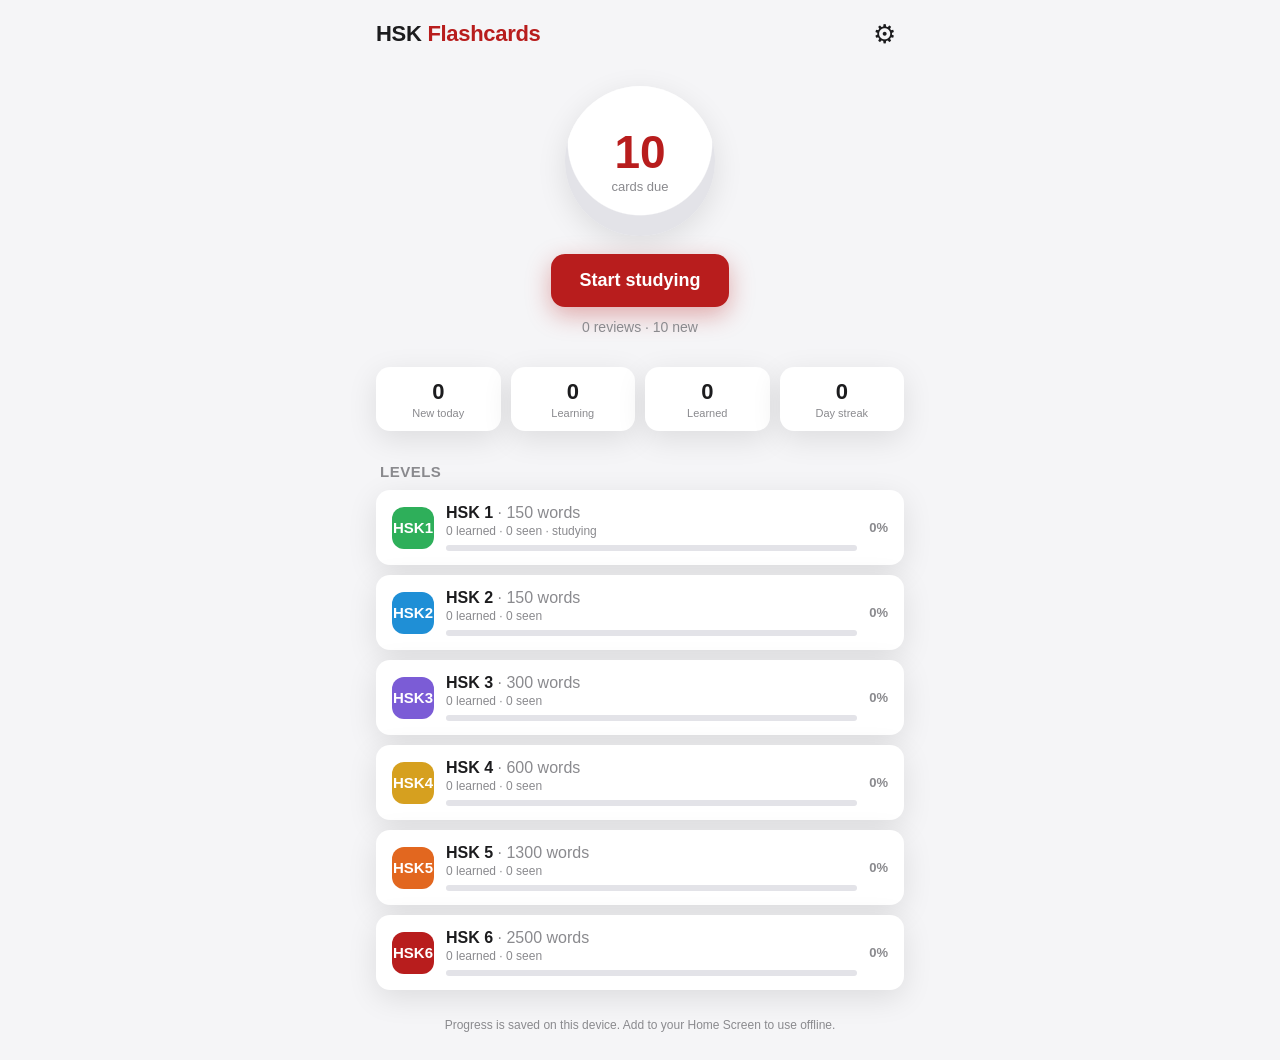
<file: hsk-flashcards/index.html>
<!DOCTYPE html>
<html lang="en">
<head>
  <meta charset="UTF-8" />
  <meta name="viewport" content="width=device-width, initial-scale=1.0, viewport-fit=cover, maximum-scale=1.0, user-scalable=no" />
  <title>HSK Flashcards</title>
  <meta name="description" content="Spaced-repetition flashcards for HSK 1–6 Chinese vocabulary." />

  <!-- PWA / iOS home-screen install -->
  <link rel="manifest" href="manifest.webmanifest" />
  <meta name="theme-color" content="#b81d1d" />
  <meta name="apple-mobile-web-app-capable" content="yes" />
  <meta name="mobile-web-app-capable" content="yes" />
  <meta name="apple-mobile-web-app-status-bar-style" content="black-translucent" />
  <meta name="apple-mobile-web-app-title" content="HSK" />
  <link rel="apple-touch-icon" href="icons/apple-touch-icon.png" />
  <link rel="icon" type="image/png" href="icons/icon-192.png" />

  <link rel="stylesheet" href="styles.css" />
</head>
<body>
  <div id="app">
    <!-- ===== Home / Dashboard ===== -->
    <section id="view-home" class="view active">
      <header class="topbar">
        <h1 class="brand">HSK <span>Flashcards</span></h1>
        <button class="icon-btn" id="open-settings" aria-label="Settings">⚙︎</button>
      </header>

      <div class="hero">
        <div class="due-ring">
          <div class="due-count" id="due-count">0</div>
          <div class="due-label">cards due</div>
        </div>
        <button class="btn btn-primary btn-lg" id="start-review">Start studying</button>
        <p class="hero-sub" id="hero-sub"></p>
      </div>

      <div class="stat-grid">
        <div class="stat"><div class="stat-num" id="stat-new">0</div><div class="stat-lbl">New today</div></div>
        <div class="stat"><div class="stat-num" id="stat-learning">0</div><div class="stat-lbl">Learning</div></div>
        <div class="stat"><div class="stat-num" id="stat-known">0</div><div class="stat-lbl">Learned</div></div>
        <div class="stat"><div class="stat-num" id="stat-streak">0</div><div class="stat-lbl">Day streak</div></div>
      </div>

      <h2 class="section-title">Levels</h2>
      <div class="level-list" id="level-list"></div>

      <p class="footer-note">Progress is saved on this device. Add to your Home Screen to use offline.</p>
    </section>

    <!-- ===== Study ===== -->
    <section id="view-study" class="view">
      <header class="topbar study-bar">
        <button class="icon-btn" id="study-back" aria-label="Back">‹</button>
        <div class="progress"><div class="progress-fill" id="progress-fill"></div></div>
        <div class="queue-count" id="queue-count">0</div>
      </header>

      <div class="card-stage" id="card-stage">
        <div class="flashcard" id="flashcard">
          <div class="card-level" id="card-level"></div>
          <div class="card-prompt" id="card-prompt"></div>
          <div class="card-answer hidden" id="card-answer">
            <div class="ans-pinyin" id="ans-pinyin"></div>
            <div class="ans-english" id="ans-english"></div>
          </div>
          <button class="speak-btn" id="speak-btn" aria-label="Play pronunciation">🔊</button>
        </div>
      </div>

      <div class="study-controls">
        <button class="btn btn-reveal" id="reveal-btn">Show answer</button>
        <div class="grade-row hidden" id="grade-row">
          <button class="btn grade grade-again" data-grade="again"><span>Again</span><em id="t-again"></em></button>
          <button class="btn grade grade-hard"  data-grade="hard"><span>Hard</span><em id="t-hard"></em></button>
          <button class="btn grade grade-good"  data-grade="good"><span>Good</span><em id="t-good"></em></button>
          <button class="btn grade grade-easy"  data-grade="easy"><span>Easy</span><em id="t-easy"></em></button>
        </div>
      </div>
    </section>

    <!-- ===== Session complete ===== -->
    <section id="view-done" class="view">
      <div class="done-wrap">
        <div class="done-emoji">🎉</div>
        <h2>Session complete</h2>
        <p id="done-summary" class="done-summary"></p>
        <button class="btn btn-primary btn-lg" id="done-home">Back to home</button>
        <button class="btn btn-ghost" id="done-more">Study more</button>
      </div>
    </section>

    <!-- ===== Settings ===== -->
    <section id="view-settings" class="view">
      <header class="topbar">
        <button class="icon-btn" id="settings-back" aria-label="Back">‹</button>
        <h1 class="brand">Settings</h1>
        <span style="width:40px"></span>
      </header>

      <div class="settings-body">
        <h2 class="section-title">Study levels</h2>
        <div class="level-checks" id="level-checks"></div>

        <h2 class="section-title">New cards per day</h2>
        <div class="seg" id="newlimit-seg"></div>

        <h2 class="section-title">Card direction</h2>
        <div class="seg" id="direction-seg"></div>

        <label class="toggle-row">
          <span>Show pinyin on front</span>
          <input type="checkbox" id="opt-pinyin-front" />
        </label>
        <label class="toggle-row">
          <span>Auto-play pronunciation</span>
          <input type="checkbox" id="opt-autospeak" />
        </label>

        <h2 class="section-title">Data</h2>
        <button class="btn btn-block" id="export-btn">Export progress</button>
        <button class="btn btn-block" id="import-btn">Import progress</button>
        <input type="file" id="import-file" accept="application/json" hidden />
        <button class="btn btn-block btn-danger" id="reset-btn">Reset all progress</button>

        <p class="footer-note">Vocabulary: HSK 2.0 word lists (5,000 words) · definitions from CC-CEDICT.</p>
      </div>
    </section>
  </div>

  <div id="toast" class="toast"></div>
  <script src="app.js"></script>
</body>
</html>
</file>
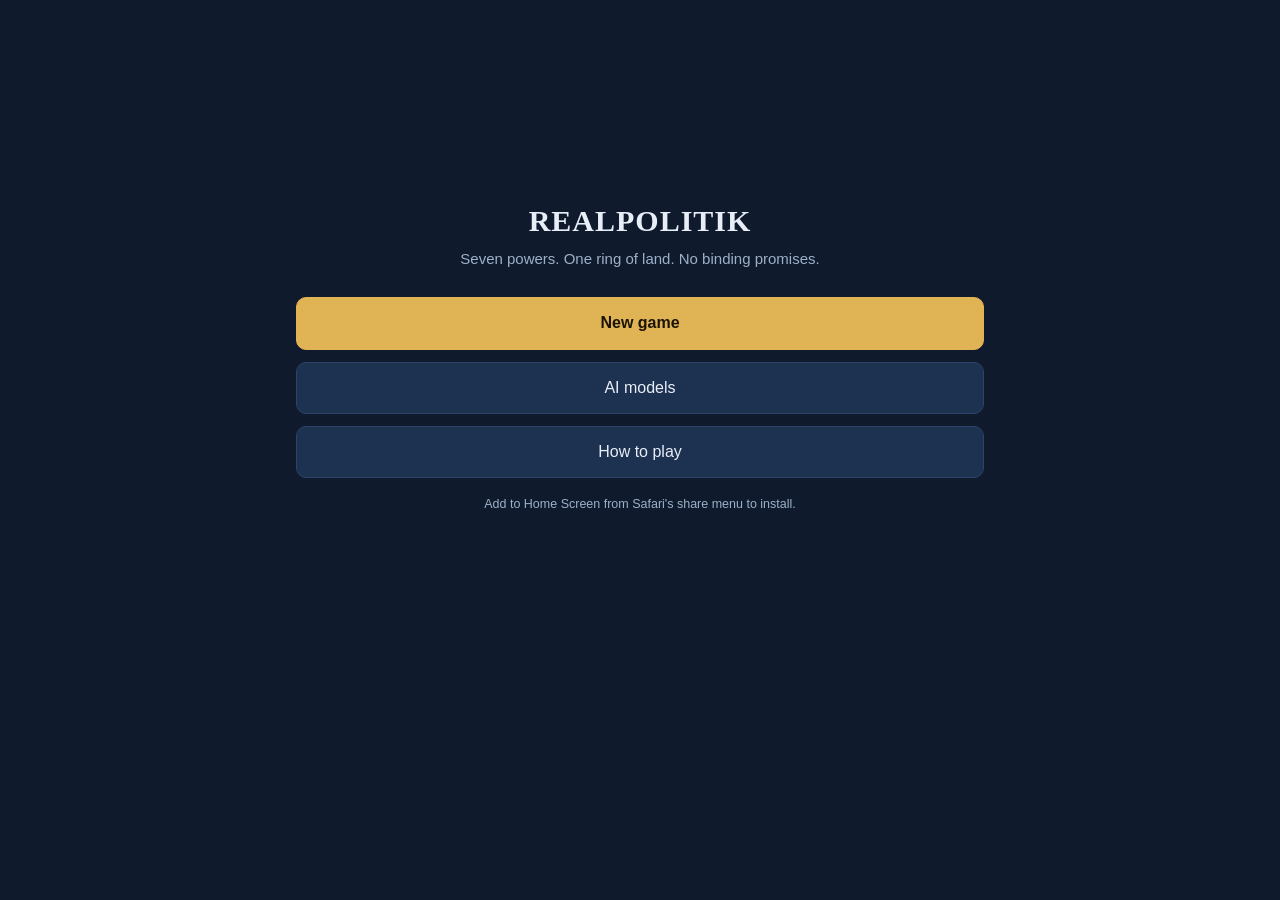
<file: realpolitik/index.html>
<!doctype html>
<html lang="en">
<head>
<meta charset="utf-8">
<meta name="viewport" content="width=device-width, initial-scale=1, viewport-fit=cover, user-scalable=no">
<title>Realpolitik</title>
<meta name="description" content="A seven-power game of negotiation and simultaneous movement.">
<meta name="theme-color" content="#0f1b2d">
<meta name="apple-mobile-web-app-capable" content="yes">
<meta name="mobile-web-app-capable" content="yes">
<meta name="apple-mobile-web-app-status-bar-style" content="black-translucent">
<meta name="apple-mobile-web-app-title" content="Realpolitik">
<link rel="manifest" href="manifest.webmanifest">
<link rel="apple-touch-icon" href="icons/apple-touch-icon.png">
<link rel="icon" href="icons/icon-192.png">
<link rel="stylesheet" href="styles.css">
</head>
<body>
<div id="app"></div>
<div id="toast" hidden></div>
<script type="module" src="js/ui.js"></script>
</body>
</html>
</file>
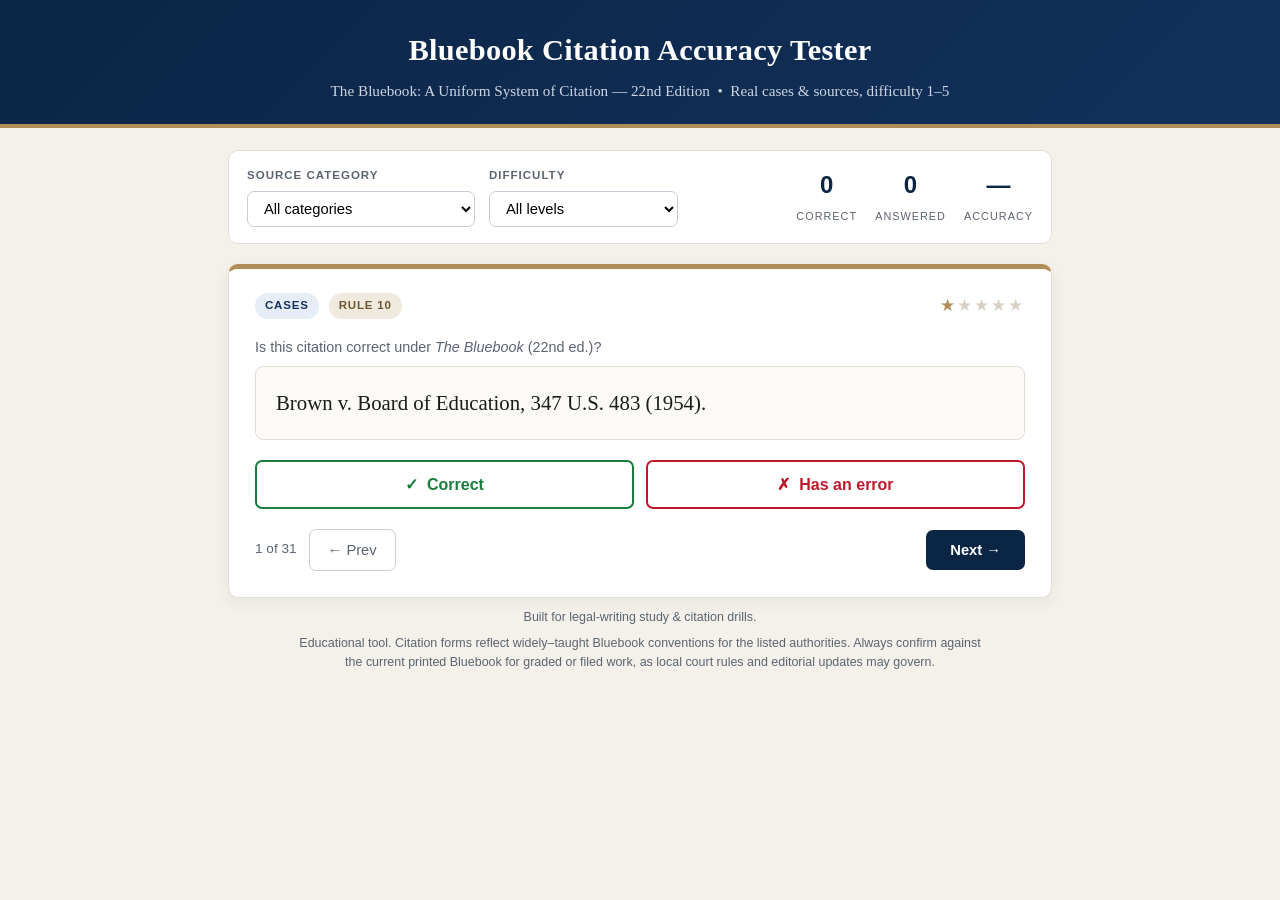
<file: bluebook.html>
<!DOCTYPE html>
<html lang="en">
<head>
<meta charset="UTF-8" />
<meta name="viewport" content="width=device-width, initial-scale=1.0" />
<title>Bluebook Citation Accuracy Tester &mdash; 22nd Edition</title>
<style>
  :root {
    --navy: #0b2545;
    --navy-2: #13315c;
    --gold: #b08d57;
    --bg: #f4f1ea;
    --card: #ffffff;
    --red: #c0182b;
    --green: #1a7d3c;
    --muted: #5b6470;
    --line: #e3ded3;
  }
  * { box-sizing: border-box; }
  body {
    margin: 0;
    font-family: Georgia, "Times New Roman", serif;
    background: var(--bg);
    color: #1b1b1b;
    line-height: 1.5;
  }
  header {
    background: linear-gradient(135deg, var(--navy) 0%, var(--navy-2) 100%);
    color: #fff;
    padding: 28px 20px 22px;
    border-bottom: 4px solid var(--gold);
    text-align: center;
  }
  header h1 { margin: 0; font-size: 1.9rem; letter-spacing: .3px; }
  header p { margin: 6px 0 0; color: #cdd6e4; font-size: .95rem; }
  .wrap { max-width: 860px; margin: 0 auto; padding: 22px 18px 60px; }

  .controls {
    display: flex;
    flex-wrap: wrap;
    gap: 14px;
    background: var(--card);
    border: 1px solid var(--line);
    border-radius: 10px;
    padding: 16px 18px;
    margin-bottom: 20px;
  }
  .ctrl-group { display: flex; flex-direction: column; gap: 6px; }
  .ctrl-group label {
    font-size: .72rem; text-transform: uppercase; letter-spacing: 1px;
    color: var(--muted); font-family: Arial, sans-serif; font-weight: 700;
  }
  select, button {
    font-family: Arial, sans-serif; font-size: .92rem;
    padding: 8px 12px; border-radius: 7px; border: 1px solid #c7cdd6;
    background: #fff; cursor: pointer;
  }
  .ctrl-group select { min-width: 170px; }

  .stats {
    margin-left: auto; display: flex; gap: 18px; align-items: center;
    font-family: Arial, sans-serif;
  }
  .stat { text-align: center; }
  .stat .num { font-size: 1.5rem; font-weight: 700; color: var(--navy); display: block; }
  .stat .lbl { font-size: .68rem; text-transform: uppercase; letter-spacing: 1px; color: var(--muted); }

  .card {
    background: var(--card);
    border: 1px solid var(--line);
    border-top: 5px solid var(--gold);
    border-radius: 10px;
    padding: 24px 26px 26px;
    box-shadow: 0 4px 18px rgba(11,37,69,.06);
  }
  .meta-row { display: flex; flex-wrap: wrap; gap: 10px; align-items: center; margin-bottom: 18px; }
  .tag {
    font-family: Arial, sans-serif; font-size: .72rem; font-weight: 700;
    text-transform: uppercase; letter-spacing: .8px;
    padding: 4px 10px; border-radius: 20px;
  }
  .tag.cat { background: #e7edf6; color: var(--navy-2); }
  .tag.rule { background: #f0e9dd; color: #6b5733; }
  .stars { color: var(--gold); font-size: 1.05rem; letter-spacing: 2px; margin-left: auto; }
  .stars .dim { color: #d9d2c4; }

  .prompt { font-family: Arial, sans-serif; font-size: .9rem; color: var(--muted); margin-bottom: 8px; }

  .cite {
    font-size: 1.3rem; line-height: 1.7; padding: 18px 20px;
    background: #fbfaf6; border: 1px solid var(--line); border-radius: 8px;
    margin-bottom: 20px;
  }
  .cite .err.show { color: var(--red); text-decoration: line-through; text-decoration-thickness: 1.5px; }
  .cite .checkmark { font-size: 1.2rem; margin-left: 8px; }

  .answer-buttons { display: flex; gap: 12px; margin-bottom: 4px; }
  .btn-answer {
    flex: 1; padding: 13px; font-size: 1rem; font-weight: 700;
    font-family: Arial, sans-serif; border-width: 2px;
  }
  .btn-correct { border-color: var(--green); color: var(--green); }
  .btn-correct:hover { background: var(--green); color: #fff; }
  .btn-incorrect { border-color: var(--red); color: var(--red); }
  .btn-incorrect:hover { background: var(--red); color: #fff; }

  .feedback { margin-top: 18px; display: none; }
  .feedback.show { display: block; }
  .verdict {
    font-family: Arial, sans-serif; font-weight: 700; font-size: 1.05rem;
    padding: 12px 16px; border-radius: 8px; margin-bottom: 14px;
  }
  .verdict.right { background: #e6f4ea; color: var(--green); border: 1px solid #b8e0c4; }
  .verdict.wrong { background: #fbe7e9; color: var(--red); border: 1px solid #f1c2c7; }

  .fix-line { margin: 12px 0; }
  .fix-line .label {
    font-family: Arial, sans-serif; font-size: .72rem; font-weight: 700;
    text-transform: uppercase; letter-spacing: 1px; color: var(--muted);
    display: block; margin-bottom: 3px;
  }
  .fix-line .corrected { font-size: 1.12rem; color: var(--green); }
  .explain {
    font-family: Arial, sans-serif; font-size: .92rem; color: #2a2f37;
    background: #f6f4ee; border-left: 3px solid var(--gold);
    padding: 12px 14px; border-radius: 0 6px 6px 0; margin-top: 12px;
  }
  .explain b { color: var(--navy-2); }

  .nav-row { display: flex; gap: 12px; margin-top: 20px; align-items: center; }
  .btn-next {
    margin-left: auto; background: var(--navy); color: #fff; border: none;
    padding: 12px 24px; font-weight: 700; font-family: Arial, sans-serif;
  }
  .btn-next:hover { background: var(--navy-2); }
  .btn-ghost { background: #fff; color: var(--muted); border: 1px solid #c7cdd6; padding: 12px 18px; font-family: Arial, sans-serif; }
  .progress-text { font-family: Arial, sans-serif; font-size: .85rem; color: var(--muted); }

  .empty { text-align: center; padding: 40px; color: var(--muted); font-family: Arial, sans-serif; }
  footer { text-align: center; font-family: Arial, sans-serif; font-size: .78rem; color: var(--muted); padding: 10px 20px 40px; }
  footer .disc { max-width: 700px; margin: 8px auto 0; line-height: 1.5; }
  i.title { font-style: italic; }
</style>
</head>
<body>
<header>
  <h1>Bluebook Citation Accuracy Tester</h1>
  <p>The Bluebook: A Uniform System of Citation &mdash; 22nd Edition &nbsp;&bull;&nbsp; Real cases &amp; sources, difficulty 1&ndash;5</p>
</header>

<div class="wrap">
  <div class="controls">
    <div class="ctrl-group">
      <label for="catFilter">Source category</label>
      <select id="catFilter"></select>
    </div>
    <div class="ctrl-group">
      <label for="diffFilter">Difficulty</label>
      <select id="diffFilter">
        <option value="all">All levels</option>
        <option value="1">&#9733; 1 &mdash; Introductory</option>
        <option value="2">&#9733;&#9733; 2 &mdash; Easy</option>
        <option value="3">&#9733;&#9733;&#9733; 3 &mdash; Moderate</option>
        <option value="4">&#9733;&#9733;&#9733;&#9733; 4 &mdash; Hard</option>
        <option value="5">&#9733;&#9733;&#9733;&#9733;&#9733; 5 &mdash; Expert</option>
      </select>
    </div>
    <div class="stats">
      <div class="stat"><span class="num" id="scoreNum">0</span><span class="lbl">Correct</span></div>
      <div class="stat"><span class="num" id="seenNum">0</span><span class="lbl">Answered</span></div>
      <div class="stat"><span class="num" id="pctNum">&mdash;</span><span class="lbl">Accuracy</span></div>
    </div>
  </div>

  <div id="cardHost"></div>

  <footer>
    <div>Built for legal-writing study &amp; citation drills.</div>
    <div class="disc">Educational tool. Citation forms reflect widely&ndash;taught Bluebook conventions for the listed
      authorities. Always confirm against the current printed Bluebook for graded or filed work, as local court rules
      and editorial updates may govern.</div>
  </footer>
</div>

<script>
/* ============================================================
   QUESTION BANK
   Each item:
     cat   - source category (Bluebook rule area)
     rule  - governing Bluebook rule
     diff  - difficulty 1..5
     correct - true if the displayed citation is already correct
     seg[] - citation segments. A segment may be:
               {t:"text"}                      normal text
               {t:"text", i:true}              italicized (titles)
               {t:"wrong", err:true, fix:"x"}  the INCORRECT portion (shown red) + its fix
     why   - explanation referencing the Bluebook rule
   ============================================================ */
const QUESTIONS = [

  /* ---------- CASES (Rule 10) ---------- */
  {
    cat:"Cases", rule:"Rule 10", diff:1, correct:true,
    seg:[{t:"Brown v. Board of Education, 347 U.S. 483 (1954)."}],
    why:"Textbook full case citation: <b>case name</b>, <b>volume U.S. page</b> (<b>year</b>). U.S. Supreme Court cases are cited to the <i>United States Reports</i> (U.S.). Rule 10.3.1 &amp; T1."
  },
  {
    cat:"Cases", rule:"Rule 10.3.2", diff:2, correct:false,
    seg:[{t:"Marbury v. Madison, "},{t:"5 U.S. 137", err:true, fix:"5 U.S. (1 Cranch) 137"},{t:" (1803)."}],
    why:"Early Supreme Court volumes are cited with the <b>nominative reporter</b> in parentheses after the U.S. volume. Rule 10.3.2 &amp; T1 require: <i>5 U.S. (1 Cranch) 137</i>."
  },
  {
    cat:"Cases", rule:"Rule 10.2.2 / T10", diff:3, correct:false,
    seg:[{t:"New York Times Co.", err:true, fix:"N.Y. Times Co."},{t:" v. Sullivan, 376 U.S. 254 (1964)."}],
    why:"A geographic word inside a party's name is abbreviated per Table T10: &ldquo;New York&rdquo; &rarr; <b>N.Y.</b> The Bluebook&rsquo;s own canonical form is <i>N.Y. Times Co. v. Sullivan</i>. Rule 10.2.2."
  },
  {
    cat:"Cases", rule:"Rule 10.3.1 / T1", diff:2, correct:false,
    seg:[{t:"Gideon v. Wainwright, 372 U.S. 335"},{t:", 83 S. Ct. 792", err:true, fix:""},{t:" (1963)."}],
    why:"For U.S. Supreme Court cases, cite <b>only</b> to <i>U.S.</i> when available &mdash; do not add a parallel <i>S. Ct.</i> or <i>L. Ed.</i> citation. T1.1 &amp; Rule 10.3.1."
  },
  {
    cat:"Cases", rule:"Rule 10.2.1(c) / T6", diff:4, correct:false,
    seg:[{t:"Erie "},{t:"Railroad", err:true, fix:"R.R."},{t:" Co. v. Tompkins, 304 U.S. 64 (1938)."}],
    why:"Words in a case name listed in Table T6 are abbreviated even mid&ndash;name: &ldquo;Railroad&rdquo; &rarr; <b>R.R.</b> Correct: <i>Erie R.R. Co. v. Tompkins</i>. Rule 10.2.1(c) &amp; 10.2.2."
  },
  {
    cat:"Cases", rule:"Rule 10.4(a) / T1", diff:5, correct:true,
    seg:[{t:"United States v. Microsoft Corp., 253 F.3d 34 (D.C. Cir. 2001)."}],
    why:"Lower&ndash;court citation done right: regional reporter (<i>F.3d</i>) with the <b>court and year</b> in the parenthetical. &ldquo;United States&rdquo; is <b>not</b> abbreviated as a named party (Rule 10.2.1(c)); &ldquo;Corporation&rdquo; &rarr; Corp. (T6); &ldquo;D.C. Cir.&rdquo; per T1/T7."
  },
  {
    cat:"Cases", rule:"Rule 10.5 / B10.1.2", diff:3, correct:false,
    seg:[{t:"Roe v. Wade, 410 U.S. 113 ("},{t:"1973, U.S.", err:true, fix:"1973"},{t:")."}],
    why:"The date parenthetical for a U.S. Supreme Court case holds the <b>year only</b>; the court (U.S.) is already shown by the <i>U.S.</i> reporter, so it is not repeated. Rule 10.4(a)."
  },

  /* ---------- CONSTITUTIONS (Rule 11) ---------- */
  {
    cat:"Constitutions", rule:"Rule 11", diff:1, correct:true,
    seg:[{t:"U.S. Const. art. III, § 2, cl. 1."}],
    why:"Constitutional citation: <b>U.S. Const.</b>, then subdivisions &mdash; article (roman), section (§), clause. No date for a currently&ndash;effective provision. Rule 11."
  },
  {
    cat:"Constitutions", rule:"Rule 11", diff:2, correct:false,
    seg:[{t:"U.S. Const. amend. XIV, § 1"},{t:" (1868)", err:true, fix:""},{t:"."}],
    why:"Do <b>not</b> give a date for a provision currently in force. A date is added only for a <b>repealed</b> or superseded provision. Rule 11."
  },
  {
    cat:"Constitutions", rule:"Rule 11 / Rule 6", diff:3, correct:false,
    seg:[{t:"U.S. Const. "},{t:"Amend. 14", err:true, fix:"amend. XIV"},{t:"."}],
    why:"Two errors: the subdivision abbreviation is lowercase &mdash; <b>amend.</b> &mdash; and amendments take <b>roman numerals</b>: XIV, not 14. Rule 11 &amp; Rule 6/8 numbering conventions."
  },

  /* ---------- STATUTES (Rule 12) ---------- */
  {
    cat:"Statutes", rule:"Rule 12.3", diff:1, correct:true,
    seg:[{t:"42 U.S.C. § 1983 (2018)."}],
    why:"Federal statute in the U.S. Code: <b>title U.S.C. § section (year of code)</b>. Rule 12.3 &amp; T1.1."
  },
  {
    cat:"Statutes", rule:"Rule 12.3 / T1", diff:2, correct:false,
    seg:[{t:"42 "},{t:"USC", err:true, fix:"U.S.C."},{t:" § 1983 (2018)."}],
    why:"The code is abbreviated with periods: <b>U.S.C.</b>, not &ldquo;USC.&rdquo; T1 &amp; Rule 12.3."
  },
  {
    cat:"Statutes", rule:"Rule 12.3 / Rule 6.2(c)", diff:3, correct:false,
    seg:[{t:"Civil Rights Act of 1964, "},{t:"42 U.S.C. 2000e", err:true, fix:"42 U.S.C. § 2000e"},{t:" (2018)."}],
    why:"A section citation requires the <b>section symbol §</b> before the number: <i>42 U.S.C. § 2000e</i>. Rule 12.3 &amp; Rule 6.2(c)."
  },
  {
    cat:"Statutes", rule:"Rule 3.3 / 6.2(c)", diff:4, correct:true,
    seg:[{t:"Sherman Antitrust Act, 15 U.S.C. §§ 1–7 (2018)."}],
    why:"A span of consecutive sections uses the <b>double section symbol §§</b> and an inclusive range. Rule 3.3(b) &amp; 6.2(c)."
  },
  {
    cat:"Statutes", rule:"Rule 12.2.1", diff:5, correct:false,
    seg:[{t:"Americans with Disabilities Act of 1990, "},{t:"Pub. L. 101-336", err:true, fix:"Pub. L. No. 101-336"},{t:", 104 Stat. 327."}],
    why:"A session&ndash;law citation uses <b>Pub. L. No.</b> &mdash; the &ldquo;No.&rdquo; is required &mdash; followed by the <i>Statutes at Large</i> volume and page. Rule 12.4."
  },

  /* ---------- LEGISLATIVE MATERIALS (Rule 13) ---------- */
  {
    cat:"Legislative Materials", rule:"Rule 13.2", diff:2, correct:true,
    seg:[{t:"H.R. 1, 117th Cong. (2021)."}],
    why:"An unenacted federal bill: <b>chamber abbrev., number, Congress (year)</b>. Rule 13.2."
  },
  {
    cat:"Legislative Materials", rule:"Rule 13.2", diff:3, correct:false,
    seg:[{t:"S. 47, 116th "},{t:"Congress", err:true, fix:"Cong."},{t:" (2019)."}],
    why:"&ldquo;Congress&rdquo; is abbreviated <b>Cong.</b> in legislative citations. Rule 13.2 &amp; T9."
  },
  {
    cat:"Legislative Materials", rule:"Rule 13.4", diff:4, correct:true,
    seg:[{t:"S. Rep. No. 116-48, at 5 (2019)."}],
    why:"A numbered committee report: <b>S. Rep. No. Congress&ndash;number, at page (year)</b>. The pincite uses &ldquo;at.&rdquo; Rule 13.4."
  },

  /* ---------- ADMINISTRATIVE / REGULATORY (Rule 14) ---------- */
  {
    cat:"Administrative &amp; Regulatory", rule:"Rule 14.2", diff:2, correct:true,
    seg:[{t:"29 C.F.R. § 1604.11 (2023)."}],
    why:"A federal regulation: <b>title C.F.R. § section (year)</b>. Rule 14.2 &amp; T1.2."
  },
  {
    cat:"Administrative &amp; Regulatory", rule:"Rule 14.2 / T1", diff:3, correct:false,
    seg:[{t:"29 "},{t:"CFR", err:true, fix:"C.F.R."},{t:" § 1604.11 (2023)."}],
    why:"The Code of Federal Regulations is abbreviated with periods: <b>C.F.R.</b> T1.2 &amp; Rule 14.2."
  },
  {
    cat:"Administrative &amp; Regulatory", rule:"Rule 14.2", diff:5, correct:true,
    seg:[{t:"Endangered and Threatened Wildlife and Plants, 78 Fed. Reg. 60,024 (Sept. 30, 2013)."}],
    why:"A <i>Federal Register</i> notice: <b>title, volume Fed. Reg. page (exact date)</b>. Five&ndash;plus&ndash;digit page numbers keep the comma (Rule 6.2). Rule 14.2."
  },

  /* ---------- BOOKS / TREATISES (Rule 15) ---------- */
  {
    cat:"Books &amp; Treatises", rule:"Rule 15", diff:2, correct:true,
    seg:[{t:"Charles Alan Wright &amp; Arthur R. Miller, "},{t:"Federal Practice and Procedure",i:true},{t:" § 1029 (4th ed. 2015)."}],
    why:"A treatise: <b>author(s), title, pincite (edition year)</b>. Multiple authors are joined by <b>&amp;</b>; the title is italicized. Rule 15.1&ndash;15.4."
  },
  {
    cat:"Books &amp; Treatises", rule:"Rule 15.1", diff:3, correct:false,
    seg:[{t:"Antonin Scalia "},{t:"and", err:true, fix:"&amp;"},{t:" Bryan A. Garner, "},{t:"Reading Law: The Interpretation of Legal Texts",i:true},{t:" 56 (2012)."}],
    why:"Two authors are joined with an <b>ampersand (&amp;)</b>, never the word &ldquo;and.&rdquo; Rule 15.1(b)."
  },
  {
    cat:"Books &amp; Treatises", rule:"Rule 15.8", diff:4, correct:true,
    seg:[{t:"Black's Law Dictionary 305 (11th ed. 2019).",i:true}],
    why:"A well&ndash;known reference work cited by title, pincite page, and edition/year. The title is italicized; no author is needed for an institutional/edited work. Rule 15.1 &amp; 15.8."
  },

  /* ---------- PERIODICALS / LAW REVIEWS (Rule 16) ---------- */
  {
    cat:"Periodicals (Law Reviews)", rule:"Rule 16", diff:2, correct:true,
    seg:[{t:"Samuel D. Warren &amp; Louis D. Brandeis, "},{t:"The Right to Privacy",i:true},{t:", 4 Harv. L. Rev. 193 (1890)."}],
    why:"Consecutively&ndash;paginated journal article: <b>author(s), title, volume Journal page (year)</b>. Article title italicized; journal abbreviated per T13. Rule 16.5 &amp; 16.6."
  },
  {
    cat:"Periodicals (Law Reviews)", rule:"Rule 16 / T13", diff:3, correct:false,
    seg:[{t:"Samuel D. Warren &amp; Louis D. Brandeis, "},{t:"The Right to Privacy",i:true},{t:", 4 "},{t:"Harvard Law Review", err:true, fix:"Harv. L. Rev."},{t:" 193 (1890)."}],
    why:"Journal names are abbreviated using Table T13: &ldquo;Harvard Law Review&rdquo; &rarr; <b>Harv. L. Rev.</b> Rule 16.6 &amp; T13."
  },
  {
    cat:"Periodicals (Law Reviews)", rule:"Rule 16.5", diff:4, correct:false,
    seg:[{t:"Herbert Wechsler, "},{t:"Toward Neutral Principles of Constitutional Law",i:true},{t:", "},{t:"Harv. L. Rev. 73, 1", err:true, fix:"73 Harv. L. Rev. 1"},{t:" (1959)."}],
    why:"Order is <b>volume &mdash; journal &mdash; first page</b>: <i>73 Harv. L. Rev. 1</i>. The volume precedes the journal abbreviation, not the other way around. Rule 16.5."
  },

  /* ---------- INTERNET / ELECTRONIC (Rule 18) ---------- */
  {
    cat:"Internet &amp; Electronic", rule:"Rule 18.2.2", diff:3, correct:true,
    seg:[{t:"About LII, "},{t:"Legal Info. Inst.",i:true},{t:", https://www.law.cornell.edu/lii/about/about_lii (last visited June 1, 2024)."}],
    why:"A static web page with no clear date uses a <b>(last visited &hellip;)</b> parenthetical after the full URL. Rule 18.2.2."
  },
  {
    cat:"Internet &amp; Electronic", rule:"Rule 18.2.2", diff:4, correct:false,
    seg:[{t:"About LII, "},{t:"Legal Info. Inst.",i:true},{t:", "},{t:"www.law.cornell.edu/lii/about/about_lii", err:true, fix:"https://www.law.cornell.edu/lii/about/about_lii"},{t:" (last visited June 1, 2024)."}],
    why:"Provide the <b>full URL including the protocol</b> (https://). A bare host/path is incomplete. Rule 18.2.2."
  },

  /* ---------- COURT &amp; LITIGATION DOCUMENTS (Bluepages B17) ---------- */
  {
    cat:"Court Documents", rule:"Bluepages B17", diff:4, correct:true,
    seg:[{t:"Compl. ¶ 5, Doe v. Roe, No. 1:20-cv-01234 (S.D.N.Y. filed Mar. 1, 2020)."}],
    why:"A litigation document: <b>abbreviated document name, pincite (¶ for paragraphs), case name, docket no. (court date)</b>. Bluepages B17 &amp; BT1."
  },
  {
    cat:"Court Documents", rule:"Bluepages B17 / BT1", diff:5, correct:false,
    seg:[{t:"Plaintiff's "},{t:"Complaint", err:true, fix:"Compl."},{t:" ¶ 5, Doe v. Roe, No. 1:20-cv-01234 (S.D.N.Y. filed Mar. 1, 2020)."}],
    why:"Court&ndash;document titles are abbreviated per Bluepages Table BT1: &ldquo;Complaint&rdquo; &rarr; <b>Compl.</b> Bluepages B17.1.2."
  }
];

/* ============================================================
   APP LOGIC
   ============================================================ */
const catFilter = document.getElementById('catFilter');
const diffFilter = document.getElementById('diffFilter');
const cardHost = document.getElementById('cardHost');
const scoreNum = document.getElementById('scoreNum');
const seenNum = document.getElementById('seenNum');
const pctNum = document.getElementById('pctNum');

let pool = [];
let idx = 0;
let answered = 0;
let correctCount = 0;
let currentAnswered = false;

// Build category dropdown
(function buildCats(){
  const cats = Array.from(new Set(QUESTIONS.map(q => q.cat)));
  const opt = document.createElement('option');
  opt.value = 'all'; opt.innerHTML = 'All categories';
  catFilter.appendChild(opt);
  cats.forEach(c => {
    const o = document.createElement('option');
    o.value = c; o.innerHTML = c;
    catFilter.appendChild(o);
  });
})();

function buildPool(){
  const c = catFilter.value, d = diffFilter.value;
  pool = QUESTIONS.filter(q =>
    (c === 'all' || q.cat === c) &&
    (d === 'all' || String(q.diff) === d)
  );
  idx = 0;
  render();
}

function stars(n){
  let s = '';
  for (let i = 1; i <= 5; i++) s += i <= n ? '★' : '<span class="dim">★</span>';
  return s;
}

function citeHTML(q, reveal){
  return q.seg.map(s => {
    let txt = s.t;
    if (s.i) txt = '<i class="title">' + txt + '</i>';
    if (s.err) {
      return '<span class="err' + (reveal ? ' show' : '') + '">' + txt + '</span>';
    }
    return txt;
  }).join('');
}

function correctedHTML(q){
  return q.seg.map(s => {
    if (s.err) return s.fix ? ('<b>' + s.fix + '</b>') : '';
    let txt = s.t;
    if (s.i) txt = '<i class="title">' + txt + '</i>';
    return txt;
  }).join('').replace(/\s+\./g, '.').replace(/\s{2,}/g, ' ').trim();
}

function updateStats(){
  scoreNum.textContent = correctCount;
  seenNum.textContent = answered;
  pctNum.innerHTML = answered ? Math.round(correctCount / answered * 100) + '%' : '&mdash;';
}

function render(){
  currentAnswered = false;
  if (pool.length === 0){
    cardHost.innerHTML = '<div class="card"><div class="empty">No citations match this filter. Try a different category or difficulty.</div></div>';
    return;
  }
  const q = pool[idx];
  cardHost.innerHTML = `
    <div class="card">
      <div class="meta-row">
        <span class="tag cat">${q.cat}</span>
        <span class="tag rule">${q.rule}</span>
        <span class="stars">${stars(q.diff)}</span>
      </div>
      <div class="prompt">Is this citation correct under <i>The Bluebook</i> (22nd ed.)?</div>
      <div class="cite" id="citeBox">${citeHTML(q, false)}</div>
      <div class="answer-buttons">
        <button class="btn-answer btn-correct" id="btnCorrect">&#10003;&nbsp; Correct</button>
        <button class="btn-answer btn-incorrect" id="btnIncorrect">&#10007;&nbsp; Has an error</button>
      </div>
      <div class="feedback" id="feedback"></div>
      <div class="nav-row">
        <span class="progress-text">${idx + 1} of ${pool.length}</span>
        <button class="btn-ghost" id="btnPrev">&larr; Prev</button>
        <button class="btn-next" id="btnNext">Next &rarr;</button>
      </div>
    </div>`;

  document.getElementById('btnCorrect').onclick = () => answer(true);
  document.getElementById('btnIncorrect').onclick = () => answer(false);
  document.getElementById('btnNext').onclick = next;
  document.getElementById('btnPrev').onclick = prev;
}

function answer(userSaysCorrect){
  if (currentAnswered) return;
  currentAnswered = true;
  const q = pool[idx];
  const right = (userSaysCorrect === q.correct);
  answered++;
  if (right) correctCount++;
  updateStats();

  // Reveal red error portions in the citation
  const citeBox = document.getElementById('citeBox');
  citeBox.innerHTML = citeHTML(q, true) + (q.correct ? ' <span class="checkmark">✅</span>' : '');

  // Build feedback
  const fb = document.getElementById('feedback');
  let html = '';
  html += '<div class="verdict ' + (right ? 'right' : 'wrong') + '">'
        + (right ? '✅ Correct &mdash; you got it.' : '❌ Not quite.')
        + ' This citation is <b>' + (q.correct ? 'properly formatted' : 'INCORRECT') + '</b>.</div>';

  if (!q.correct){
    html += '<div class="fix-line"><span class="label">Corrected Bluebook form</span>'
          + '<span class="corrected">' + correctedHTML(q) + ' ✅</span></div>';
  }
  html += '<div class="explain">' + q.why + '</div>';
  fb.innerHTML = html;
  fb.classList.add('show');
}

function next(){ if (pool.length){ idx = (idx + 1) % pool.length; render(); } }
function prev(){ if (pool.length){ idx = (idx - 1 + pool.length) % pool.length; render(); } }

catFilter.onchange = buildPool;
diffFilter.onchange = buildPool;

buildPool();
updateStats();
</script>
</body>
</html>
</file>
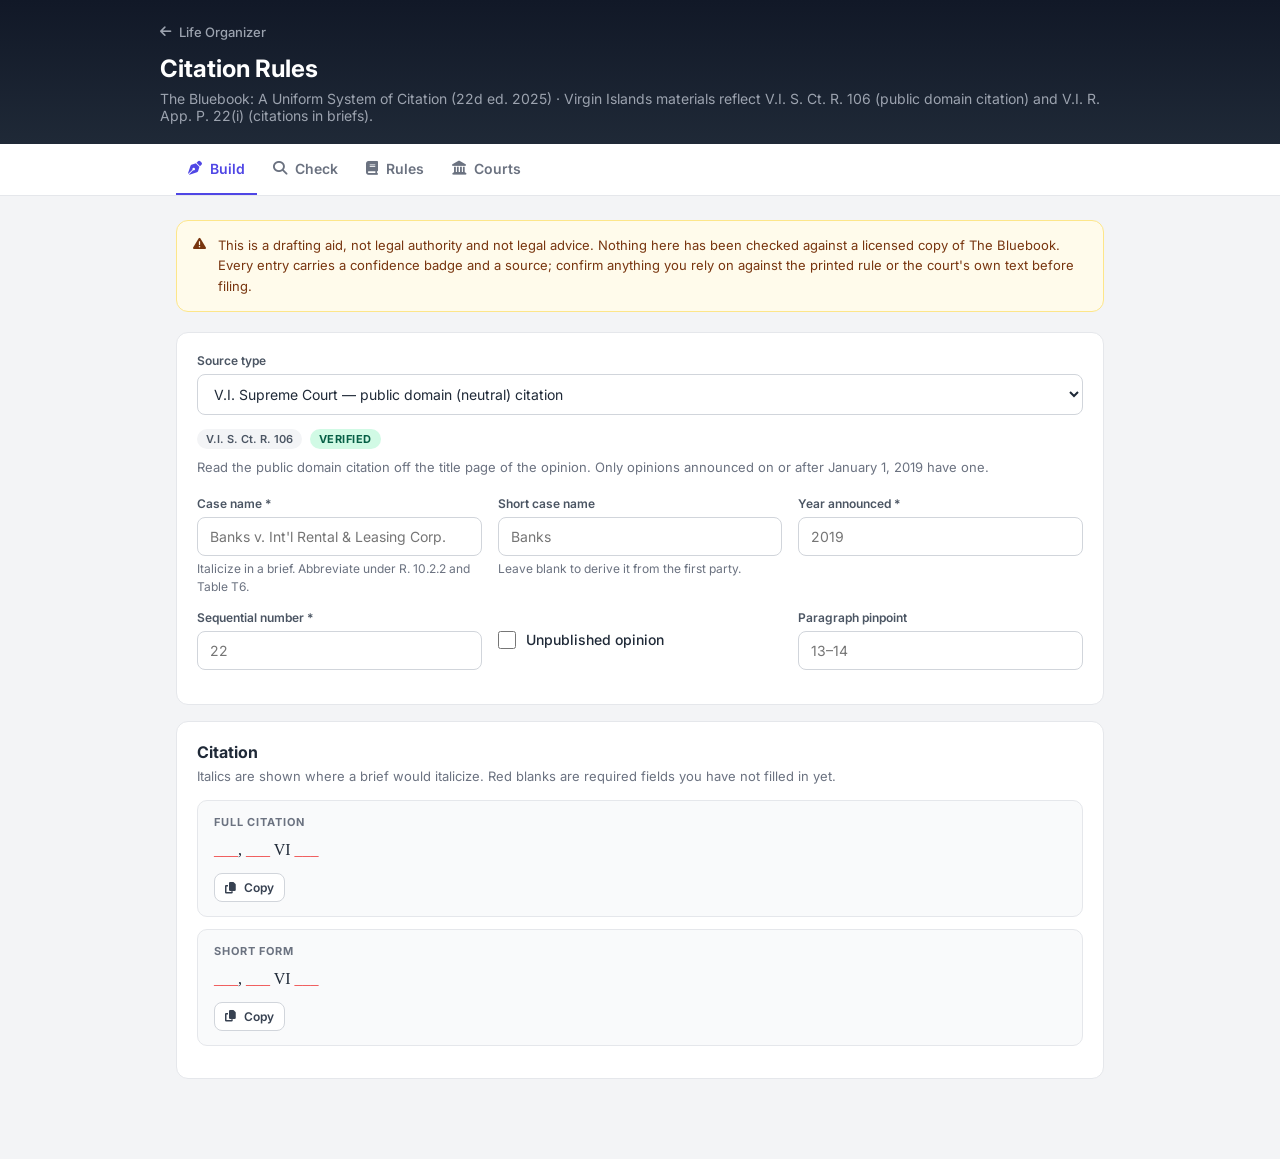
<file: templates/citations.html>
<!DOCTYPE html>
<html lang="en">
<head>
    <meta charset="UTF-8">
    <meta name="viewport" content="width=device-width, initial-scale=1.0, viewport-fit=cover">
    <title>Citation Rules — Bluebook 22 &amp; the Virgin Islands</title>

    <link rel="manifest" href="/manifest.webmanifest">
    <meta name="theme-color" content="#4F46E5">
    <meta name="description" content="Build, check, and look up citations under The Bluebook (22d ed. 2025) and the Virgin Islands courts' own citation rules.">

    <meta name="mobile-web-app-capable" content="yes">
    <meta name="apple-mobile-web-app-capable" content="yes">
    <meta name="apple-mobile-web-app-title" content="Citation Rules">
    <link rel="apple-touch-icon" href="/static/icons/apple-touch-icon.png">
    <link rel="icon" type="image/png" sizes="32x32" href="/static/icons/favicon-32.png">

    <link href="https://fonts.googleapis.com/css2?family=Inter:wght@300;400;500;600;700&display=swap" rel="stylesheet">
    <link rel="stylesheet" href="https://cdnjs.cloudflare.com/ajax/libs/font-awesome/6.4.0/css/all.min.css">
    <style>
        * { margin: 0; padding: 0; box-sizing: border-box; }

        :root {
            --primary: #4F46E5;
            --primary-light: #818CF8;
            --primary-dark: #3730A3;
            --success: #10B981;
            --warning: #F59E0B;
            --danger: #EF4444;
            --info: #3B82F6;
            --gray-50: #F9FAFB;
            --gray-100: #F3F4F6;
            --gray-200: #E5E7EB;
            --gray-300: #D1D5DB;
            --gray-400: #9CA3AF;
            --gray-500: #6B7280;
            --gray-600: #4B5563;
            --gray-700: #374151;
            --gray-800: #1F2937;
            --gray-900: #111827;
        }

        body {
            font-family: 'Inter', -apple-system, BlinkMacSystemFont, sans-serif;
            background: var(--gray-100);
            color: var(--gray-800);
            min-height: 100vh;
            padding-bottom: env(safe-area-inset-bottom, 0px);
        }

        /* ---- Header ---- */
        .topbar {
            background: linear-gradient(180deg, var(--gray-900) 0%, var(--gray-800) 100%);
            color: #fff;
            padding: calc(20px + env(safe-area-inset-top, 0px)) 24px 20px;
        }
        .topbar-inner { max-width: 960px; margin: 0 auto; }
        .back-link {
            display: inline-flex; align-items: center; gap: 8px;
            color: var(--gray-400); text-decoration: none;
            font-size: 13px; font-weight: 500; margin-bottom: 14px;
        }
        .back-link:hover { color: #fff; }
        .topbar h1 { font-size: 24px; font-weight: 700; line-height: 1.25; }
        .topbar p { color: var(--gray-400); font-size: 14px; margin-top: 6px; }

        /* ---- Tabs ---- */
        .tabs {
            background: #fff;
            border-bottom: 1px solid var(--gray-200);
            position: sticky; top: 0; z-index: 20;
            overflow-x: auto; -webkit-overflow-scrolling: touch;
        }
        .tabs-inner { max-width: 960px; margin: 0 auto; display: flex; gap: 4px; padding: 0 16px; }
        .tab {
            flex: 0 0 auto;
            background: none; border: none; cursor: pointer;
            font-family: inherit; font-size: 14px; font-weight: 600;
            color: var(--gray-500); padding: 16px 12px;
            border-bottom: 2px solid transparent;
            display: flex; align-items: center; gap: 8px;
            white-space: nowrap;
        }
        .tab:hover { color: var(--gray-800); }
        .tab.active { color: var(--primary); border-bottom-color: var(--primary); }

        /* ---- Layout ---- */
        .wrap { max-width: 960px; margin: 0 auto; padding: 24px 16px 64px; }
        .panel { display: none; }
        .panel.active { display: block; }

        .card {
            background: #fff; border-radius: 12px;
            border: 1px solid var(--gray-200);
            padding: 20px; margin-bottom: 16px;
        }
        .card h2 { font-size: 16px; font-weight: 700; margin-bottom: 4px; }
        .card h3 { font-size: 15px; font-weight: 600; margin-bottom: 6px; }
        .muted { color: var(--gray-500); font-size: 13px; line-height: 1.6; }

        .notice {
            background: #FFFBEB; border: 1px solid #FDE68A;
            color: #78350F; border-radius: 12px;
            padding: 14px 16px; margin-bottom: 20px;
            font-size: 13px; line-height: 1.6;
            display: flex; gap: 12px; align-items: flex-start;
        }
        .notice i { margin-top: 2px; }

        /* ---- Forms ---- */
        label.lbl {
            display: block; font-size: 12px; font-weight: 600;
            color: var(--gray-600); margin-bottom: 6px;
        }
        .inp, select.inp, textarea.inp {
            width: 100%; font-family: inherit; font-size: 14px;
            padding: 10px 12px; border: 1px solid var(--gray-300);
            border-radius: 8px; background: #fff; color: var(--gray-800);
        }
        .inp:focus { outline: 2px solid var(--primary-light); outline-offset: -1px; border-color: var(--primary); }
        textarea.inp { min-height: 200px; resize: vertical; line-height: 1.7; }
        .field { margin-bottom: 14px; }
        .field .help { font-size: 12px; color: var(--gray-500); margin-top: 4px; line-height: 1.5; }
        .grid2 { display: grid; grid-template-columns: repeat(auto-fit, minmax(220px, 1fr)); gap: 0 16px; }
        .checkrow { display: flex; align-items: center; gap: 10px; margin-bottom: 14px; }
        .checkrow input { width: 18px; height: 18px; accent-color: var(--primary); }
        .checkrow label { font-size: 14px; font-weight: 500; }

        .btn {
            font-family: inherit; font-size: 14px; font-weight: 600;
            padding: 10px 16px; border-radius: 8px; border: 1px solid var(--gray-300);
            background: #fff; color: var(--gray-700); cursor: pointer;
            display: inline-flex; align-items: center; gap: 8px;
        }
        .btn:hover { background: var(--gray-50); }
        .btn-primary { background: var(--primary); border-color: var(--primary); color: #fff; }
        .btn-primary:hover { background: var(--primary-dark); }
        .btn-row { display: flex; flex-wrap: wrap; gap: 10px; margin-top: 4px; }

        /* ---- Output ---- */
        .out {
            background: var(--gray-50); border: 1px solid var(--gray-200);
            border-radius: 10px; padding: 14px 16px; margin-bottom: 12px;
        }
        .out-label {
            font-size: 11px; text-transform: uppercase; letter-spacing: .08em;
            color: var(--gray-500); font-weight: 700; margin-bottom: 8px;
        }
        .cite {
            font-family: Georgia, 'Times New Roman', serif;
            font-size: 16px; line-height: 1.6; word-break: break-word;
        }
        .cite .it { font-style: italic; }
        .cite .blank { color: var(--danger); font-style: normal; }
        .copy-btn {
            margin-top: 10px; font-size: 12px; padding: 6px 10px;
        }

        /* ---- Badges ---- */
        .badge {
            display: inline-flex; align-items: center; gap: 5px;
            font-size: 11px; font-weight: 700; border-radius: 999px;
            padding: 3px 9px; text-transform: uppercase; letter-spacing: .04em;
        }
        .b-verified { background: #D1FAE5; color: #065F46; }
        .b-reported { background: #FEF3C7; color: #92400E; }
        .b-unverified { background: #FEE2E2; color: #991B1B; }
        .b-rule { background: var(--gray-100); color: var(--gray-600); text-transform: none; letter-spacing: 0; font-weight: 600; }
        .b-error { background: #FEE2E2; color: #991B1B; }
        .b-warn  { background: #FEF3C7; color: #92400E; }
        .b-info  { background: #DBEAFE; color: #1E40AF; }

        /* ---- Findings ---- */
        .finding {
            border: 1px solid var(--gray-200); border-left-width: 4px;
            border-radius: 10px; padding: 14px 16px; margin-bottom: 12px; background: #fff;
        }
        .finding.error { border-left-color: var(--danger); }
        .finding.warn  { border-left-color: var(--warning); }
        .finding.info  { border-left-color: var(--info); }
        .finding-head { display: flex; flex-wrap: wrap; gap: 8px; align-items: center; margin-bottom: 8px; }
        .finding-msg { font-weight: 600; font-size: 14px; }
        .snippet {
            font-family: ui-monospace, SFMono-Regular, Menlo, monospace;
            font-size: 12.5px; background: var(--gray-50); border: 1px solid var(--gray-200);
            border-radius: 6px; padding: 8px 10px; margin: 8px 0;
            white-space: pre-wrap; word-break: break-word;
        }
        .snippet mark { background: #FDE68A; border-radius: 3px; padding: 0 2px; }
        .fix { font-size: 13px; color: var(--gray-600); line-height: 1.6; }
        .fix strong { color: var(--gray-800); }

        .tally { display: flex; flex-wrap: wrap; gap: 10px; margin-bottom: 16px; }
        .tally-item {
            font-size: 13px; font-weight: 600; border-radius: 8px;
            padding: 8px 12px; background: #fff; border: 1px solid var(--gray-200);
        }
        .tally-item.error { color: #991B1B; }
        .tally-item.warn { color: #92400E; }
        .tally-item.info { color: #1E40AF; }
        .tally-item.clean { color: #065F46; }

        /* ---- Rules list ---- */
        .filters { display: flex; flex-wrap: wrap; gap: 8px; margin: 14px 0 20px; }
        .chip {
            font-family: inherit; font-size: 13px; font-weight: 600;
            border: 1px solid var(--gray-300); background: #fff; color: var(--gray-600);
            border-radius: 999px; padding: 7px 14px; cursor: pointer;
        }
        .chip.active { background: var(--primary); border-color: var(--primary); color: #fff; }

        .rule-card { background: #fff; border: 1px solid var(--gray-200); border-radius: 12px; padding: 18px 20px; margin-bottom: 14px; }
        .rule-head { display: flex; flex-wrap: wrap; gap: 8px; align-items: center; margin-bottom: 8px; }
        .rule-card h3 { flex: 1 1 auto; font-size: 15px; font-weight: 700; margin: 0; min-width: 200px; }
        .rule-summary { font-size: 14px; line-height: 1.65; color: var(--gray-700); }
        .rule-card ul { margin: 12px 0 0 18px; }
        .rule-card li { font-size: 13.5px; line-height: 1.65; color: var(--gray-600); margin-bottom: 6px; }
        .refs { margin-top: 12px; display: flex; flex-wrap: wrap; gap: 8px 14px; }
        .refs a { font-size: 12px; color: var(--primary); text-decoration: none; }
        .refs a:hover { text-decoration: underline; }

        /* ---- Table ---- */
        .table-scroll { overflow-x: auto; }
        table { width: 100%; border-collapse: collapse; font-size: 13.5px; min-width: 620px; }
        th, td { text-align: left; padding: 11px 12px; border-bottom: 1px solid var(--gray-200); vertical-align: top; }
        th { font-size: 11px; text-transform: uppercase; letter-spacing: .06em; color: var(--gray-500); }
        td.mono { font-family: ui-monospace, SFMono-Regular, Menlo, monospace; font-size: 12.5px; white-space: nowrap; }
        td .note { color: var(--gray-500); font-size: 12.5px; line-height: 1.55; }

        .empty { text-align: center; color: var(--gray-500); font-size: 14px; padding: 40px 20px; }

        @media (max-width: 640px) {
            .topbar h1 { font-size: 20px; }
            .card { padding: 16px; }
            .rule-card { padding: 16px; }
        }
    </style>
</head>
<body>
    <header class="topbar">
        <div class="topbar-inner">
            <a class="back-link" href="/"><i class="fas fa-arrow-left"></i> Life Organizer</a>
            <h1>Citation Rules</h1>
            <p id="subtitle">The Bluebook (22d ed. 2025) and the Virgin Islands courts' own rules</p>
        </div>
    </header>

    <nav class="tabs">
        <div class="tabs-inner">
            <button class="tab active" data-panel="build"><i class="fas fa-pen-nib"></i> Build</button>
            <button class="tab" data-panel="check"><i class="fas fa-magnifying-glass"></i> Check</button>
            <button class="tab" data-panel="rules"><i class="fas fa-book"></i> Rules</button>
            <button class="tab" data-panel="courts"><i class="fas fa-landmark"></i> Courts</button>
        </div>
    </nav>

    <div class="wrap">
        <div class="notice">
            <i class="fas fa-triangle-exclamation"></i>
            <div id="disclaimer">Loading&hellip;</div>
        </div>

        <!-- ===== BUILD ===== -->
        <section class="panel active" id="panel-build">
            <div class="card">
                <div class="field">
                    <label class="lbl" for="tpl-select">Source type</label>
                    <select class="inp" id="tpl-select"></select>
                </div>
                <div id="tpl-meta"></div>
                <div id="tpl-fields" class="grid2"></div>
            </div>

            <div class="card">
                <h2>Citation</h2>
                <p class="muted" style="margin-bottom:14px">Italics are shown where a brief would italicize. Red blanks are required fields you have not filled in yet.</p>
                <div class="out">
                    <div class="out-label">Full citation</div>
                    <div class="cite" id="out-full"></div>
                    <button class="btn copy-btn" data-copy="out-full"><i class="fas fa-copy"></i> Copy</button>
                </div>
                <div class="out">
                    <div class="out-label">Short form</div>
                    <div class="cite" id="out-short"></div>
                    <button class="btn copy-btn" data-copy="out-short"><i class="fas fa-copy"></i> Copy</button>
                </div>
            </div>
        </section>

        <!-- ===== CHECK ===== -->
        <section class="panel" id="panel-check">
            <div class="card">
                <h2>Check a passage</h2>
                <p class="muted" style="margin-bottom:14px">Paste one citation or a whole section of a brief. The checker looks for the mistakes that are actually detectable in plain text — it cannot see italics, and it cannot tell you whether a case says what you claim.</p>
                <div class="field">
                    <textarea class="inp" id="check-input" placeholder="Paste your citations here…" spellcheck="false"></textarea>
                </div>
                <div class="btn-row">
                    <button class="btn btn-primary" id="run-check"><i class="fas fa-play"></i> Run check</button>
                    <button class="btn" id="load-example"><i class="fas fa-flask"></i> Load a flawed example</button>
                    <button class="btn" id="clear-check"><i class="fas fa-eraser"></i> Clear</button>
                </div>
            </div>
            <div id="check-results"></div>
        </section>

        <!-- ===== RULES ===== -->
        <section class="panel" id="panel-rules">
            <div class="card">
                <div class="field" style="margin-bottom:0">
                    <label class="lbl" for="rule-search">Search the rules</label>
                    <input class="inp" id="rule-search" type="search" placeholder="perma.cc, paragraph, tribal, V.I.C. …" autocomplete="off">
                </div>
                <div class="filters" id="rule-filters"></div>
                <p class="muted" id="rule-count"></p>
            </div>
            <div id="rule-list"></div>
        </section>

        <!-- ===== COURTS ===== -->
        <section class="panel" id="panel-courts">
            <div class="card">
                <h2>Court abbreviations and citation forms</h2>
                <p class="muted" style="margin-bottom:16px">The court parenthetical has to match the court as it was named when it decided the case. Confirm anything marked unverified against Table T1.4.</p>
                <div class="table-scroll">
                    <table id="courts-table">
                        <thead>
                            <tr><th>Court</th><th>Abbrev.</th><th>Example</th><th>Public domain</th><th>Notes</th></tr>
                        </thead>
                        <tbody></tbody>
                    </table>
                </div>
            </div>
            <div class="card">
                <h2>Confidence badges</h2>
                <div id="confidence-key"></div>
            </div>
        </section>
    </div>

<script>
(function () {
    'use strict';

    var DATA = null;

    /* ---------------- helpers ---------------- */

    function el(tag, cls, text) {
        var n = document.createElement(tag);
        if (cls) n.className = cls;
        if (text !== undefined && text !== null) n.textContent = text;
        return n;
    }

    function esc(s) {
        return String(s).replace(/[&<>"]/g, function (c) {
            return { '&': '&amp;', '<': '&lt;', '>': '&gt;', '"': '&quot;' }[c];
        });
    }

    function badge(conf) {
        var b = el('span', 'badge b-' + conf, conf);
        b.title = (DATA && DATA.meta.confidence_key[conf]) || '';
        return b;
    }

    function ruleBadge(text) {
        return el('span', 'badge b-rule', text);
    }

    /* ---------------- tabs ---------------- */

    document.querySelectorAll('.tab').forEach(function (tab) {
        tab.addEventListener('click', function () {
            document.querySelectorAll('.tab').forEach(function (t) { t.classList.remove('active'); });
            document.querySelectorAll('.panel').forEach(function (p) { p.classList.remove('active'); });
            tab.classList.add('active');
            document.getElementById('panel-' + tab.dataset.panel).classList.add('active');
            window.scrollTo(0, 0);
        });
    });

    /* ---------------- builder ---------------- */

    var CAT_LABEL = { vi: 'Virgin Islands', fed: 'Federal', bb22: 'Bluebook 22nd ed.', tables: 'Tables', practice: 'Practice notes' };

    function currentTemplate() {
        var id = document.getElementById('tpl-select').value;
        return DATA.templates.filter(function (t) { return t.id === id; })[0];
    }

    function fieldValues(tpl) {
        var vals = {};
        tpl.fields.forEach(function (f) {
            var node = document.getElementById('fld-' + f.k);
            if (!node) { vals[f.k] = ''; return; }
            vals[f.k] = (f.type === 'check') ? (node.checked ? (f.val || '') : '') : node.value.trim();
        });
        return vals;
    }

    // A short case name, when the user has not supplied one: the first party,
    // trimmed to its first word once it runs past two words ("Banks", "United States").
    function deriveShortCase(name) {
        if (!name) return '';
        var first = name.split(/\s+v\.\s+/)[0].replace(/,+$/, '').trim();
        var words = first.split(/\s+/);
        return words.length <= 2 ? first : words[0];
    }

    // A range of numbers takes an en dash: 13-14 becomes 13–14.
    function enDash(v) {
        return v.replace(/(\d)\s*-\s*(\d)/g, '$1–$2');
    }

    // "¶ 13" for a single paragraph, "¶¶ 13–14" for a range or a list.
    function paraRef(v) {
        return (/[–—,&]/.test(v) ? '¶¶ ' : '¶ ') + v;
    }

    // Renders a pattern into [{text, italic, blank}] segments.
    function renderPattern(tpl, vals, short) {
        var pattern = short ? tpl.short : tpl.full;
        var byKey = {};
        tpl.fields.forEach(function (f) { byKey[f.k] = f; });

        var segs = [];
        var re = /\{(\w+)\}/g;
        var last = 0, m;
        while ((m = re.exec(pattern)) !== null) {
            if (m.index > last) segs.push({ text: pattern.slice(last, m.index) });
            segs = segs.concat(resolveToken(m[1], byKey, vals));
            last = m.index + m[0].length;
        }
        if (last < pattern.length) segs.push({ text: pattern.slice(last) });
        return segs;
    }

    function resolveToken(key, byKey, vals) {
        // Derived tokens first.
        if (key === 'shortcase') {
            var sc = vals.shortcase || deriveShortCase(vals.case || '');
            return sc ? [{ text: sc, italic: true }] : [{ text: '___', blank: true }];
        }
        if (key === 'pinshort') {
            return vals.pin ? [{ text: enDash(vals.pin) }] : [{ text: '___', blank: true }];
        }

        var f = byKey[key];
        var v = vals[key] || '';
        if (!f) return [{ text: v }];

        if (!v) {
            if (!f.req) return [];
            return [{ text: f.pre || '' }, { text: '___', blank: true }, { text: f.post || '' }];
        }
        if (f.k === 'pin') v = enDash(v);
        if (f.pinpoint) v = paraRef(v);

        var out = [];
        if (f.pre) out.push({ text: f.pre });
        out.push({ text: v, italic: !!f.italic });
        if (f.post) out.push({ text: f.post });
        return out;
    }

    function paintCitation(node, segs) {
        node.innerHTML = '';
        segs.forEach(function (s) {
            if (!s.text) return;
            if (s.blank) node.appendChild(el('span', 'blank', s.text));
            else if (s.italic) node.appendChild(el('span', 'it', s.text));
            else node.appendChild(document.createTextNode(s.text));
        });
    }

    function updateOutput() {
        var tpl = currentTemplate();
        if (!tpl) return;
        var vals = fieldValues(tpl);
        // The case name is italicized in a brief; mark it so the preview shows that.
        tpl.fields.forEach(function (f) { if (f.k === 'case') f.italic = true; });
        paintCitation(document.getElementById('out-full'), renderPattern(tpl, vals, false));
        paintCitation(document.getElementById('out-short'), renderPattern(tpl, vals, true));
    }

    function buildFields() {
        var tpl = currentTemplate();
        var meta = document.getElementById('tpl-meta');
        var host = document.getElementById('tpl-fields');
        meta.innerHTML = '';
        host.innerHTML = '';
        if (!tpl) return;

        var head = el('div', 'rule-head');
        head.appendChild(ruleBadge(tpl.rule));
        head.appendChild(badge(tpl.confidence));
        meta.appendChild(head);
        if (tpl.note) {
            var note = el('p', 'muted', tpl.note);
            note.style.marginBottom = '18px';
            meta.appendChild(note);
        }

        tpl.fields.forEach(function (f) {
            if (f.type === 'check') {
                var row = el('div', 'checkrow');
                var cb = document.createElement('input');
                cb.type = 'checkbox';
                cb.id = 'fld-' + f.k;
                var lab = el('label', null, f.label);
                lab.setAttribute('for', cb.id);
                row.appendChild(cb);
                row.appendChild(lab);
                host.appendChild(row);
                cb.addEventListener('change', updateOutput);
                return;
            }
            var wrap = el('div', 'field');
            var lbl = el('label', 'lbl', f.label + (f.req ? ' *' : ''));
            lbl.setAttribute('for', 'fld-' + f.k);
            var inp = document.createElement('input');
            inp.type = 'text';
            inp.className = 'inp';
            inp.id = 'fld-' + f.k;
            inp.placeholder = f.ph || '';
            inp.autocomplete = 'off';
            wrap.appendChild(lbl);
            wrap.appendChild(inp);
            if (f.help) wrap.appendChild(el('div', 'help', f.help));
            host.appendChild(wrap);
            inp.addEventListener('input', updateOutput);
        });

        updateOutput();
    }

    function initBuilder() {
        var sel = document.getElementById('tpl-select');
        var groups = {};
        DATA.templates.forEach(function (t) { (groups[t.cat] = groups[t.cat] || []).push(t); });
        Object.keys(groups).forEach(function (cat) {
            var og = document.createElement('optgroup');
            og.label = CAT_LABEL[cat] || cat;
            groups[cat].forEach(function (t) {
                var o = document.createElement('option');
                o.value = t.id;
                o.textContent = t.name;
                og.appendChild(o);
            });
            sel.appendChild(og);
        });
        sel.addEventListener('change', buildFields);
        buildFields();
    }

    document.querySelectorAll('.copy-btn').forEach(function (btn) {
        btn.addEventListener('click', function () {
            var text = document.getElementById(btn.dataset.copy).textContent;
            var done = function () {
                var original = btn.innerHTML;
                btn.innerHTML = '<i class="fas fa-check"></i> Copied';
                setTimeout(function () { btn.innerHTML = original; }, 1400);
            };
            if (navigator.clipboard && navigator.clipboard.writeText) {
                navigator.clipboard.writeText(text).then(done, function () {});
            } else {
                var ta = document.createElement('textarea');
                ta.value = text;
                document.body.appendChild(ta);
                ta.select();
                try { document.execCommand('copy'); done(); } catch (e) {}
                document.body.removeChild(ta);
            }
        });
    });

    /* ---------------- checker ---------------- */

    var MAX_PER_CHECK = 8;
    var ARCHIVE_RE = /perma\.cc|web\.archive\.org|archive\.(?:today|is|ph)/i;

    function snippet(text, start, end) {
        var from = Math.max(0, start - 45);
        var to = Math.min(text.length, end + 45);
        var frag = document.createDocumentFragment();
        if (from > 0) frag.appendChild(document.createTextNode('…'));
        frag.appendChild(document.createTextNode(text.slice(from, start)));
        var mark = el('mark', null, text.slice(start, end));
        frag.appendChild(mark);
        frag.appendChild(document.createTextNode(text.slice(end, to)));
        if (to < text.length) frag.appendChild(document.createTextNode('…'));
        var box = el('div', 'snippet');
        box.appendChild(frag);
        return box;
    }

    function runChecks(text) {
        var findings = [];

        DATA.checks.forEach(function (chk) {
            if (chk.kind === 'url-no-archive') {
                if (ARCHIVE_RE.test(text)) return;
                var ure = /https?:\/\/[^\s)\]<>"']+/g, um, n = 0;
                while ((um = ure.exec(text)) !== null && n < MAX_PER_CHECK) {
                    findings.push({ chk: chk, start: um.index, end: um.index + um[0].length });
                    n++;
                }
                return;
            }

            if (chk.kind === 'parallel-both') {
                var neutral = /\b(?:19|20)\d{2}\s+VI\s+(?:Super\s+)?\d+U?\b/;
                var reporter = /\b\d+\s+V\.I\.\s+\d+\b/;
                var offset = 0;
                text.split('\n').forEach(function (line) {
                    var nm = line.match(neutral);
                    if (nm && reporter.test(line)) {
                        findings.push({ chk: chk, start: offset + nm.index, end: offset + nm.index + nm[0].length });
                    }
                    offset += line.length + 1;
                });
                return;
            }

            var re = new RegExp(chk.re, chk.flags || 'g');
            var m, count = 0;
            while ((m = re.exec(text)) !== null && count < MAX_PER_CHECK) {
                if (m[0].length === 0) { re.lastIndex++; continue; }
                findings.push({ chk: chk, start: m.index, end: m.index + m[0].length });
                count++;
            }
        });

        findings.sort(function (a, b) { return a.start - b.start; });
        return findings;
    }

    var SEV_ORDER = { error: 0, warn: 1, info: 2 };
    var SEV_LABEL = { error: 'Error', warn: 'Warning', info: 'Note' };

    function renderFindings(text, findings) {
        var host = document.getElementById('check-results');
        host.innerHTML = '';

        if (!text.trim()) {
            host.appendChild(el('div', 'empty', 'Paste something above, then run the check.'));
            return;
        }

        var counts = { error: 0, warn: 0, info: 0 };
        findings.forEach(function (f) { counts[f.chk.sev]++; });

        var tally = el('div', 'tally');
        if (!findings.length) {
            tally.appendChild(el('div', 'tally-item clean', 'Nothing flagged — which is not the same as correct.'));
        } else {
            ['error', 'warn', 'info'].forEach(function (sev) {
                if (!counts[sev]) return;
                var noun = SEV_LABEL[sev] + (counts[sev] === 1 ? '' : 's');
                tally.appendChild(el('div', 'tally-item ' + sev, counts[sev] + ' ' + noun));
            });
        }
        host.appendChild(tally);

        findings.sort(function (a, b) {
            var d = SEV_ORDER[a.chk.sev] - SEV_ORDER[b.chk.sev];
            return d !== 0 ? d : a.start - b.start;
        });

        findings.forEach(function (f) {
            var card = el('div', 'finding ' + f.chk.sev);
            var head = el('div', 'finding-head');
            head.appendChild(el('span', 'badge b-' + f.chk.sev, SEV_LABEL[f.chk.sev]));
            head.appendChild(ruleBadge(f.chk.rule));
            card.appendChild(head);
            card.appendChild(el('div', 'finding-msg', f.chk.msg));
            card.appendChild(snippet(text, f.start, f.end));
            var fix = el('div', 'fix');
            fix.appendChild(el('strong', null, 'Fix: '));
            fix.appendChild(document.createTextNode(f.chk.fix));
            card.appendChild(fix);
            host.appendChild(card);
        });

        if (findings.length) {
            var caveat = el('p', 'muted');
            caveat.style.marginTop = '18px';
            caveat.textContent = 'The checker reads plain text, so it cannot see italics or underlining, cannot confirm a reporter volume exists, and cannot tell you whether the authority supports your proposition. Treat a clean result as the beginning of proofreading, not the end.';
            host.appendChild(caveat);
        }
    }

    var EXAMPLE = [
        "The Supreme Court of the Virgin Islands resolved the question in Smith v. Jones, 2019 V.I. 22, 970, and again in Doe v. Roe, 2020 VI Super 7, 14.",
        "",
        "Accord Banks v. Int'l Rental & Leasing Corp., 55 V.I. 967 (Supreme Court of the Virgin Islands 2011); see also Rivera v. Gomez, 60 V.I. 100 (V.I. Super. 2014).",
        "",
        "The statute is at V.I. Code Ann. § 244, and the older rule appeared in V.I.C.A. tit. 5. The Territorial Court applied it in 2012.",
        "",
        "See VIRAP 22(i); Careaga v. Gov't of the V.I., 20 F.3d 100 (3d Cir. 2023).",
        "",
        "Guidance is posted at https://www.vicourts.org/rules (last visited Sept. 1, 2026), and ChatGPT summarized it on request."
    ].join('\n');

    document.getElementById('run-check').addEventListener('click', function () {
        var text = document.getElementById('check-input').value;
        renderFindings(text, runChecks(text));
    });
    document.getElementById('load-example').addEventListener('click', function () {
        document.getElementById('check-input').value = EXAMPLE;
        renderFindings(EXAMPLE, runChecks(EXAMPLE));
    });
    document.getElementById('clear-check').addEventListener('click', function () {
        document.getElementById('check-input').value = '';
        document.getElementById('check-results').innerHTML = '';
    });

    /* ---------------- rules browser ---------------- */

    var activeCat = 'all';

    function ruleMatches(rule, query) {
        if (activeCat !== 'all' && rule.cat !== activeCat) return false;
        if (!query) return true;
        var hay = [rule.title, rule.summary, rule.detail.join(' '), rule.tags.join(' ')].join(' ').toLowerCase();
        return query.split(/\s+/).every(function (word) { return hay.indexOf(word) !== -1; });
    }

    function renderRules() {
        var query = document.getElementById('rule-search').value.trim().toLowerCase();
        var list = document.getElementById('rule-list');
        var matches = DATA.rules.filter(function (r) { return ruleMatches(r, query); });

        document.getElementById('rule-count').textContent =
            matches.length + ' of ' + DATA.rules.length + ' entries';

        list.innerHTML = '';
        if (!matches.length) {
            list.appendChild(el('div', 'empty', 'Nothing matches that search.'));
            return;
        }

        matches.forEach(function (r) {
            var card = el('div', 'rule-card');
            var head = el('div', 'rule-head');
            head.appendChild(el('h3', null, r.title));
            head.appendChild(badge(r.confidence));
            card.appendChild(head);
            card.appendChild(el('p', 'rule-summary', r.summary));

            if (r.detail && r.detail.length) {
                var ul = document.createElement('ul');
                r.detail.forEach(function (d) { ul.appendChild(el('li', null, d)); });
                card.appendChild(ul);
            }

            if (r.refs && r.refs.length) {
                var refs = el('div', 'refs');
                r.refs.forEach(function (ref) {
                    var a = el('a', null, ref.label);
                    a.href = ref.url;
                    a.target = '_blank';
                    a.rel = 'noopener noreferrer';
                    refs.appendChild(a);
                });
                card.appendChild(refs);
            }
            list.appendChild(card);
        });
    }

    function initRules() {
        var filters = document.getElementById('rule-filters');
        var cats = ['all'].concat(DATA.rules.map(function (r) { return r.cat; }).filter(function (c, i, a) { return a.indexOf(c) === i; }));
        cats.forEach(function (cat) {
            var chip = el('button', 'chip' + (cat === 'all' ? ' active' : ''), cat === 'all' ? 'All' : (CAT_LABEL[cat] || cat));
            chip.addEventListener('click', function () {
                activeCat = cat;
                filters.querySelectorAll('.chip').forEach(function (c) { c.classList.remove('active'); });
                chip.classList.add('active');
                renderRules();
            });
            filters.appendChild(chip);
        });
        document.getElementById('rule-search').addEventListener('input', renderRules);
        renderRules();
    }

    /* ---------------- courts + key ---------------- */

    function initCourts() {
        var body = document.querySelector('#courts-table tbody');
        DATA.courts.forEach(function (c) {
            var tr = document.createElement('tr');

            var name = document.createElement('td');
            name.appendChild(document.createTextNode(c.court));
            tr.appendChild(name);

            var ab = el('td', 'mono', c.abbrev);
            tr.appendChild(ab);

            tr.appendChild(el('td', null, c.example));
            tr.appendChild(el('td', 'mono', c.neutral));

            var notes = document.createElement('td');
            notes.appendChild(badge(c.confidence));
            var n = el('div', 'note', c.notes);
            n.style.marginTop = '6px';
            notes.appendChild(n);
            tr.appendChild(notes);

            body.appendChild(tr);
        });

        var key = document.getElementById('confidence-key');
        Object.keys(DATA.meta.confidence_key).forEach(function (k) {
            var row = el('div');
            row.style.marginBottom = '10px';
            row.appendChild(badge(k));
            var d = el('span', 'muted', ' ' + DATA.meta.confidence_key[k]);
            row.appendChild(d);
            key.appendChild(row);
        });
    }

    /* ---------------- boot ---------------- */

    fetch('/static/data/citation_rules.json')
        .then(function (r) {
            if (!r.ok) throw new Error('HTTP ' + r.status);
            return r.json();
        })
        .then(function (data) {
            DATA = data;
            document.getElementById('subtitle').textContent =
                DATA.meta.bluebook_edition + ' · ' + DATA.meta.vi_rules_note;
            document.getElementById('disclaimer').textContent = DATA.meta.disclaimer;
            initBuilder();
            initRules();
            initCourts();
        })
        .catch(function (err) {
            document.getElementById('disclaimer').textContent =
                'The rule data failed to load (' + err.message + '). Reload the page; if it keeps failing, check that /static/data/citation_rules.json is being served.';
        });
})();
</script>
</body>
</html>
</file>
<file: concordat/styles.css>
:root {
  --bg: #0f1b2d; --panel: #16263d; --panel2: #1d3150; --line: #2b4468; --text: #e8eef7; --dim: #9db0c8;
  --accent: #e0b354; --danger: #e06a5a; --ok: #6fcf97; --sea: #2a5f8a; --land: #dccfae;
  --safe-t: env(safe-area-inset-top, 0px); --safe-b: env(safe-area-inset-bottom, 0px);
}
* { box-sizing: border-box; -webkit-tap-highlight-color: transparent; }
html, body { margin: 0; height: 100%; background: var(--bg); color: var(--text); font: 15px/1.4 -apple-system, BlinkMacSystemFont, "Segoe UI", Roboto, sans-serif; overscroll-behavior: none; }
#app { height: 100dvh; display: flex; flex-direction: column; padding-top: var(--safe-t); }
button, input, select, textarea { font: inherit; color: inherit; }
button { background: var(--panel2); border: 1px solid var(--line); border-radius: 10px; padding: 9px 13px; cursor: pointer; }
button:active { filter: brightness(1.25); }
button.primary { background: var(--accent); color: #1b1405; border-color: var(--accent); font-weight: 600; }
button.danger { color: var(--danger); }
button.sm { padding: 5px 9px; font-size: 13px; border-radius: 8px; }
button.on { background: var(--accent); color: #1b1405; border-color: var(--accent); }
button:disabled { opacity: .45; }
input[type=text], input[type=password], input[type=url], select, textarea { background: #0c1626; border: 1px solid var(--line); border-radius: 8px; padding: 8px 9px; min-width: 0; width: 100%; }
label { color: var(--dim); font-size: 12px; display: block; margin: 8px 0 3px; }
h1 { font-size: 30px; margin: 0; letter-spacing: 1px; font-family: Georgia, "Times New Roman", serif; }
h2 { font-size: 18px; margin: 0 0 8px; font-family: Georgia, serif; }
h3 { font-size: 14px; margin: 14px 0 6px; color: var(--accent); text-transform: uppercase; letter-spacing: .6px; }
p { margin: 6px 0; } .dim { color: var(--dim); } .small { font-size: 12.5px; }
.page { flex: 1; overflow-y: auto; padding: 16px 16px calc(24px + var(--safe-b)); max-width: 720px; width: 100%; margin: 0 auto; }
.row { display: flex; gap: 8px; align-items: center; } .row > .grow { flex: 1; min-width: 0; } .wrap { flex-wrap: wrap; }
.card { background: var(--panel); border: 1px solid var(--line); border-radius: 12px; padding: 12px; margin: 10px 0; }
.stack > * + * { margin-top: 10px; }
.home { display: flex; flex-direction: column; justify-content: center; gap: 12px; min-height: 80%; }
.home button { padding: 14px; font-size: 16px; }
.logo { display: inline-flex; align-items: center; justify-content: center; width: 28px; height: 28px; border-radius: 50%; font-size: 16px; flex: none; overflow: hidden; border: 2px solid #fff3; }
.logo img { width: 100%; height: 100%; object-fit: cover; }
.logo.big { width: 72px; height: 72px; font-size: 40px; }
.swatch { width: 34px; height: 34px; padding: 0; border: none; background: none; flex: none; }
.setup-row { display: grid; grid-template-columns: 34px 46px 1fr; gap: 8px; align-items: center; }
.setup-row select { grid-column: 1 / -1; }
.logo-in { text-align: center; padding: 6px 2px !important; }

/* game */
.top { display: flex; align-items: center; gap: 8px; padding: 6px 10px; background: var(--panel); border-bottom: 1px solid var(--line); }
.top .phase { font-weight: 600; font-family: Georgia, serif; }
.top .who { margin-left: auto; display: flex; align-items: center; gap: 6px; font-size: 13px; }
#mapwrap { flex: 1 1 52%; min-height: 0; position: relative; background: #0b2238; touch-action: none; overflow: hidden; }
#map { width: 100%; height: 100%; display: block; touch-action: none; user-select: none; -webkit-user-select: none; }
#hint { position: absolute; left: 8px; right: 8px; bottom: 6px; text-align: center; font-size: 12.5px; pointer-events: none; }
#hint span { background: #000a; padding: 4px 9px; border-radius: 12px; }
#actions { position: absolute; top: 6px; left: 6px; right: 6px; display: flex; gap: 6px; justify-content: center; flex-wrap: wrap; pointer-events: none; }
#actions button { pointer-events: auto; background: #10203acc; }
#actions button.on { background: var(--accent); }
.tabs { display: flex; background: var(--panel); border-top: 1px solid var(--line); border-bottom: 1px solid var(--line); }
.tabs button { flex: 1; border: none; border-radius: 0; background: none; padding: 9px 4px; color: var(--dim); position: relative; }
.tabs button.on { color: var(--accent); background: none; box-shadow: inset 0 -2px var(--accent); }
.badge { background: var(--danger); color: #fff; border-radius: 9px; font-size: 11px; padding: 0 6px; margin-left: 4px; }
#panel { flex: 1 1 48%; min-height: 0; overflow-y: auto; padding: 10px 12px calc(12px + var(--safe-b)); }
.list > div { display: flex; align-items: center; gap: 8px; padding: 7px 4px; border-bottom: 1px solid #ffffff10; }
.list .grow { flex: 1; min-width: 0; }
.mono { font-family: ui-monospace, Menlo, monospace; font-size: 13px; }
.fail { color: var(--danger); } .okc { color: var(--ok); }
.chip { display: inline-flex; align-items: center; gap: 5px; padding: 2px 8px 2px 3px; border-radius: 14px; background: var(--panel2); font-size: 13px; }
.msgs { display: flex; flex-direction: column; gap: 6px; padding: 6px 0; }
.msg { max-width: 86%; padding: 7px 10px; border-radius: 12px; background: var(--panel2); white-space: pre-wrap; word-wrap: break-word; }
.msg.me { align-self: flex-end; background: #2c4a2f; }
.msg.sys { align-self: center; background: none; color: var(--dim); font-size: 12.5px; text-align: center; }
.msg .when { display: block; font-size: 10.5px; color: var(--dim); margin-top: 2px; }
.chatbar { display: flex; gap: 6px; position: sticky; bottom: 0; background: var(--bg); padding-top: 6px; }
.curtain { position: fixed; inset: 0; background: var(--bg); z-index: 20; display: flex; flex-direction: column; align-items: center; justify-content: center; gap: 16px; padding: 24px; text-align: center; }
.busy { position: fixed; inset: 0; background: #000b; z-index: 30; display: flex; flex-direction: column; align-items: center; justify-content: center; gap: 12px; }
.bar { width: 220px; height: 6px; background: #fff2; border-radius: 3px; overflow: hidden; } .bar i { display: block; height: 100%; background: var(--accent); width: 0; transition: width .15s; }
#toast { position: fixed; left: 12px; right: 12px; bottom: calc(16px + var(--safe-b)); background: #000d; border: 1px solid var(--line); padding: 10px 12px; border-radius: 10px; z-index: 40; font-size: 13px; }
table { width: 100%; border-collapse: collapse; } td, th { padding: 6px 4px; text-align: left; border-bottom: 1px solid #ffffff10; font-size: 13.5px; } th { color: var(--dim); font-weight: 500; font-size: 12px; }

/* map */
.prov { stroke: #3a3524; stroke-width: 1.2; }
.prov.sea { stroke: #1d4667; }
.plabel { font: 600 11px -apple-system, sans-serif; fill: #2b2618; text-anchor: middle; pointer-events: none; }
.plabel.sea { fill: #bcd7ec; font-weight: 500; }
.hl { fill: #fff; fill-opacity: .0; stroke: #ffe27a; stroke-width: 4; pointer-events: none; }
.hl.t { fill-opacity: .28; fill: #ffe27a; }
.unit text { font: 700 12px -apple-system, sans-serif; fill: #fff; text-anchor: middle; pointer-events: none; }
.unit .body { stroke: #fff; stroke-width: 2; }
.unit.ghost { opacity: .55; }
.arrow { fill: none; stroke-width: 4; stroke-linecap: round; pointer-events: none; }
.arrow.sup { stroke-width: 3; stroke-dasharray: 3 6; }
.arrow.con { stroke-width: 3; stroke-dasharray: 10 5; }
.arrow.bad { opacity: .55; }
@media (min-width: 900px) and (orientation: landscape) {
  #game { flex-direction: row !important; flex-wrap: wrap; }
}
</file>
<file: hsk-flashcards/styles.css>
:root {
  --red: #b81d1d;
  --red-light: #e23b3b;
  --bg: #f5f5f7;
  --card: #ffffff;
  --ink: #1c1c1e;
  --muted: #8a8a8e;
  --line: #e3e3e8;
  --good: #2eaf5a;
  --easy: #1f8fd6;
  --hard: #e09b2d;
  --again: #d2392f;
  --shadow: 0 8px 30px rgba(0,0,0,.10);
  --radius: 18px;
  --safe-top: env(safe-area-inset-top, 0px);
  --safe-bottom: env(safe-area-inset-bottom, 0px);
}

* { box-sizing: border-box; -webkit-tap-highlight-color: transparent; }
html, body { margin: 0; height: 100%; }
body {
  font-family: -apple-system, BlinkMacSystemFont, "Segoe UI", Roboto, "Helvetica Neue", Arial, "PingFang SC", "Hiragino Sans GB", sans-serif;
  background: var(--bg);
  color: var(--ink);
  -webkit-font-smoothing: antialiased;
  overscroll-behavior-y: contain;
}
#app { max-width: 560px; margin: 0 auto; min-height: 100%; position: relative; }

.view { display: none; flex-direction: column; min-height: 100vh;
  min-height: 100dvh; padding: var(--safe-top) 16px var(--safe-bottom); }
.view.active { display: flex; }
.hidden { display: none !important; }

/* ---------- top bar ---------- */
.topbar { display: flex; align-items: center; justify-content: space-between;
  padding: 14px 0 8px; position: sticky; top: var(--safe-top); }
.brand { font-size: 22px; font-weight: 800; margin: 0; letter-spacing: -.3px; }
.brand span { color: var(--red); }
.icon-btn { border: none; background: transparent; font-size: 26px; line-height: 1;
  color: var(--ink); width: 40px; height: 40px; border-radius: 12px; cursor: pointer; }
.icon-btn:active { background: var(--line); }

/* ---------- hero ---------- */
.hero { text-align: center; padding: 18px 0 8px; }
.due-ring { width: 150px; height: 150px; margin: 6px auto 18px; border-radius: 50%;
  display: flex; flex-direction: column; align-items: center; justify-content: center;
  background: radial-gradient(circle at 50% 38%, #fff, #fff 60%, transparent 61%),
              conic-gradient(var(--red) var(--ring,0deg), var(--line) 0);
  box-shadow: var(--shadow); }
.due-count { font-size: 46px; font-weight: 800; line-height: 1; color: var(--red); }
.due-label { font-size: 13px; color: var(--muted); margin-top: 4px; }
.hero-sub { color: var(--muted); font-size: 14px; margin: 12px 0 0; min-height: 18px; }

/* ---------- buttons ---------- */
.btn { font: inherit; font-weight: 600; border: none; border-radius: 14px;
  padding: 13px 18px; cursor: pointer; background: var(--card); color: var(--ink);
  box-shadow: var(--shadow); transition: transform .06s ease, opacity .15s; }
.btn:active { transform: scale(.97); }
.btn-lg { font-size: 18px; padding: 16px 28px; }
.btn-primary { background: var(--red); color: #fff; box-shadow: 0 8px 24px rgba(184,29,29,.35); }
.btn-ghost { background: transparent; box-shadow: none; color: var(--muted); }
.btn-block { display: block; width: 100%; margin-bottom: 10px; box-shadow: none;
  background: var(--card); border: 1px solid var(--line); }
.btn-danger { color: var(--again); }

/* ---------- stats ---------- */
.stat-grid { display: grid; grid-template-columns: repeat(4,1fr); gap: 10px; margin: 22px 0 6px; }
.stat { background: var(--card); border-radius: 14px; padding: 12px 6px; text-align: center; box-shadow: var(--shadow); }
.stat-num { font-size: 22px; font-weight: 800; }
.stat-lbl { font-size: 11px; color: var(--muted); margin-top: 2px; }

.section-title { font-size: 15px; font-weight: 700; color: var(--muted);
  text-transform: uppercase; letter-spacing: .5px; margin: 26px 4px 10px; }

/* ---------- level cards ---------- */
.level-list { display: flex; flex-direction: column; gap: 10px; }
.level-row { display: flex; align-items: center; gap: 12px; background: var(--card);
  border-radius: 14px; padding: 14px 16px; box-shadow: var(--shadow); }
.level-badge { width: 42px; height: 42px; border-radius: 12px; flex: none;
  display: flex; align-items: center; justify-content: center; font-weight: 800; color: #fff; font-size: 15px; }
.level-info { flex: 1; min-width: 0; }
.level-name { font-weight: 700; }
.level-meta { font-size: 12px; color: var(--muted); margin-top: 2px; }
.level-bar { height: 6px; background: var(--line); border-radius: 4px; margin-top: 7px; overflow: hidden; }
.level-bar > span { display: block; height: 100%; background: var(--good); border-radius: 4px; }
.level-pct { font-size: 13px; font-weight: 700; color: var(--muted); flex: none; }

.footer-note { color: var(--muted); font-size: 12px; text-align: center; margin: 26px 0; line-height: 1.5; }

/* ---------- study ---------- */
.study-bar { gap: 12px; }
.progress { flex: 1; height: 8px; background: var(--line); border-radius: 5px; overflow: hidden; }
.progress-fill { height: 100%; width: 0; background: var(--red); transition: width .3s ease; }
.queue-count { font-weight: 700; color: var(--muted); min-width: 28px; text-align: right; }

.card-stage { flex: 1; display: flex; align-items: center; justify-content: center; padding: 8px 0; }
.flashcard { position: relative; width: 100%; min-height: 320px; background: var(--card);
  border-radius: 24px; box-shadow: var(--shadow); display: flex; flex-direction: column;
  align-items: center; justify-content: center; padding: 28px 22px; text-align: center; }
.card-level { position: absolute; top: 14px; left: 16px; font-size: 12px; font-weight: 700;
  color: var(--muted); background: var(--bg); padding: 3px 10px; border-radius: 20px; }
.card-prompt { font-size: 78px; font-weight: 600; line-height: 1.15; word-break: break-word; }
.card-prompt.small { font-size: 34px; font-weight: 700; }
.card-answer { margin-top: 22px; border-top: 1px solid var(--line); padding-top: 20px; width: 100%; }
.ans-pinyin { font-size: 30px; color: var(--red); font-weight: 600; }
.ans-english { font-size: 19px; margin-top: 10px; line-height: 1.45; color: var(--ink); }
.speak-btn { position: absolute; bottom: 14px; right: 14px; background: var(--bg);
  border: none; width: 46px; height: 46px; border-radius: 50%; font-size: 22px; cursor: pointer; }
.speak-btn:active { transform: scale(.9); }

.study-controls { padding: 14px 0 calc(14px + var(--safe-bottom)); }
.btn-reveal { width: 100%; background: var(--ink); color: #fff; font-size: 17px; padding: 16px; }
.grade-row { display: grid; grid-template-columns: repeat(4,1fr); gap: 8px; }
.grade { display: flex; flex-direction: column; gap: 3px; color: #fff; padding: 12px 4px; font-size: 15px; }
.grade em { font-style: normal; font-size: 11px; opacity: .85; font-weight: 500; }
.grade-again { background: var(--again); }
.grade-hard  { background: var(--hard); }
.grade-good  { background: var(--good); }
.grade-easy  { background: var(--easy); }

/* ---------- done ---------- */
.done-wrap { flex: 1; display: flex; flex-direction: column; align-items: center;
  justify-content: center; text-align: center; gap: 14px; }
.done-emoji { font-size: 64px; }
.done-summary { color: var(--muted); font-size: 16px; line-height: 1.6; max-width: 320px; }
#view-done .btn-primary { margin-top: 8px; }

/* ---------- settings ---------- */
.settings-body { padding-bottom: calc(30px + var(--safe-bottom)); }
.level-checks { display: flex; flex-direction: column; gap: 8px; }
.check-row { display: flex; align-items: center; justify-content: space-between;
  background: var(--card); border-radius: 12px; padding: 13px 16px; box-shadow: var(--shadow); font-weight: 600; }
.seg { display: flex; gap: 6px; background: var(--line); padding: 4px; border-radius: 12px; flex-wrap: wrap; }
.seg button { flex: 1; border: none; background: transparent; padding: 9px 6px; border-radius: 9px;
  font: inherit; font-weight: 600; color: var(--muted); cursor: pointer; min-width: 60px; }
.seg button.active { background: var(--card); color: var(--ink); box-shadow: 0 1px 4px rgba(0,0,0,.12); }
.toggle-row { display: flex; align-items: center; justify-content: space-between;
  background: var(--card); border-radius: 12px; padding: 13px 16px; margin-top: 10px; box-shadow: var(--shadow); font-weight: 600; }
.toggle-row input { width: 50px; height: 30px; appearance: none; -webkit-appearance: none;
  background: var(--line); border-radius: 16px; position: relative; cursor: pointer; transition: background .2s; }
.toggle-row input:checked { background: var(--good); }
.toggle-row input::after { content: ""; position: absolute; top: 3px; left: 3px; width: 24px; height: 24px;
  background: #fff; border-radius: 50%; transition: transform .2s; box-shadow: 0 1px 3px rgba(0,0,0,.3); }
.toggle-row input:checked::after { transform: translateX(20px); }

/* switch checkbox in checkrow */
.check-row input { width: 50px; height: 30px; appearance: none; -webkit-appearance: none;
  background: var(--line); border-radius: 16px; position: relative; cursor: pointer; transition: background .2s; flex: none; }
.check-row input:checked { background: var(--red); }
.check-row input::after { content:""; position:absolute; top:3px; left:3px; width:24px; height:24px;
  background:#fff; border-radius:50%; transition: transform .2s; box-shadow: 0 1px 3px rgba(0,0,0,.3); }
.check-row input:checked::after { transform: translateX(20px); }

/* ---------- toast ---------- */
.toast { position: fixed; left: 50%; bottom: calc(28px + var(--safe-bottom)); transform: translateX(-50%) translateY(20px);
  background: rgba(28,28,30,.95); color: #fff; padding: 11px 18px; border-radius: 12px; font-size: 14px;
  opacity: 0; pointer-events: none; transition: opacity .25s, transform .25s; z-index: 50; max-width: 90%; text-align: center; }
.toast.show { opacity: 1; transform: translateX(-50%) translateY(0); }

@media (prefers-color-scheme: dark) {
  :root { --bg:#000; --card:#1c1c1e; --ink:#f2f2f7; --muted:#8e8e93; --line:#2c2c2e;
    --shadow: 0 8px 30px rgba(0,0,0,.5); }
  .btn-reveal { background:#f2f2f7; color:#000; }
  .level-badge { color:#fff; }
}
</file>
<file: realpolitik/styles.css>
:root {
  --bg: #0f1b2d; --panel: #16263d; --panel2: #1d3150; --line: #2b4468; --text: #e8eef7; --dim: #9db0c8;
  --accent: #e0b354; --danger: #e06a5a; --ok: #6fcf97; --sea: #2a5f8a; --land: #dccfae;
  --safe-t: env(safe-area-inset-top, 0px); --safe-b: env(safe-area-inset-bottom, 0px);
}
* { box-sizing: border-box; -webkit-tap-highlight-color: transparent; }
html, body { margin: 0; height: 100%; background: var(--bg); color: var(--text); font: 15px/1.4 -apple-system, BlinkMacSystemFont, "Segoe UI", Roboto, sans-serif; overscroll-behavior: none; }
#app { height: 100dvh; display: flex; flex-direction: column; padding-top: var(--safe-t); }
button, input, select, textarea { font: inherit; color: inherit; }
button { background: var(--panel2); border: 1px solid var(--line); border-radius: 10px; padding: 9px 13px; cursor: pointer; }
button:active { filter: brightness(1.25); }
button.primary { background: var(--accent); color: #1b1405; border-color: var(--accent); font-weight: 600; }
button.danger { color: var(--danger); }
button.sm { padding: 5px 9px; font-size: 13px; border-radius: 8px; }
button.on { background: var(--accent); color: #1b1405; border-color: var(--accent); }
button:disabled { opacity: .45; }
input[type=text], input[type=password], input[type=url], select, textarea { background: #0c1626; border: 1px solid var(--line); border-radius: 8px; padding: 8px 9px; min-width: 0; width: 100%; }
label { color: var(--dim); font-size: 12px; display: block; margin: 8px 0 3px; }
h1 { font-size: 30px; margin: 0; letter-spacing: 1px; font-family: Georgia, "Times New Roman", serif; }
h2 { font-size: 18px; margin: 0 0 8px; font-family: Georgia, serif; }
h3 { font-size: 14px; margin: 14px 0 6px; color: var(--accent); text-transform: uppercase; letter-spacing: .6px; }
p { margin: 6px 0; } .dim { color: var(--dim); } .small { font-size: 12.5px; }
.page { flex: 1; overflow-y: auto; padding: 16px 16px calc(24px + var(--safe-b)); max-width: 720px; width: 100%; margin: 0 auto; }
.row { display: flex; gap: 8px; align-items: center; } .row > .grow { flex: 1; min-width: 0; } .wrap { flex-wrap: wrap; }
.card { background: var(--panel); border: 1px solid var(--line); border-radius: 12px; padding: 12px; margin: 10px 0; }
.stack > * + * { margin-top: 10px; }
.home { display: flex; flex-direction: column; justify-content: center; gap: 12px; min-height: 80%; }
.home button { padding: 14px; font-size: 16px; }
.logo { display: inline-flex; align-items: center; justify-content: center; width: 28px; height: 28px; border-radius: 50%; font-size: 16px; flex: none; overflow: hidden; border: 2px solid #fff3; }
.logo img { width: 100%; height: 100%; object-fit: cover; }
.logo.big { width: 72px; height: 72px; font-size: 40px; }
.swatch { width: 34px; height: 34px; padding: 0; border: none; background: none; flex: none; }
.setup-row { display: grid; grid-template-columns: 34px 46px 1fr; gap: 8px; align-items: center; }
.setup-row select { grid-column: 1 / -1; }
.logo-in { text-align: center; padding: 6px 2px !important; }

/* game */
.top { display: flex; align-items: center; gap: 8px; padding: 6px 10px; background: var(--panel); border-bottom: 1px solid var(--line); }
.top .phase { font-weight: 600; font-family: Georgia, serif; }
.top .who { margin-left: auto; display: flex; align-items: center; gap: 6px; font-size: 13px; }
#mapwrap { flex: 1 1 52%; min-height: 0; position: relative; background: #0b2238; touch-action: none; overflow: hidden; }
#map { width: 100%; height: 100%; display: block; touch-action: none; user-select: none; -webkit-user-select: none; }
#hint { position: absolute; left: 8px; right: 8px; bottom: 6px; text-align: center; font-size: 12.5px; pointer-events: none; }
#hint span { background: #000a; padding: 4px 9px; border-radius: 12px; }
#actions { position: absolute; top: 6px; left: 6px; right: 6px; display: flex; gap: 6px; justify-content: center; flex-wrap: wrap; pointer-events: none; }
#actions button { pointer-events: auto; background: #10203acc; }
#actions button.on { background: var(--accent); }
.tabs { display: flex; background: var(--panel); border-top: 1px solid var(--line); border-bottom: 1px solid var(--line); }
.tabs button { flex: 1; border: none; border-radius: 0; background: none; padding: 9px 4px; color: var(--dim); position: relative; }
.tabs button.on { color: var(--accent); background: none; box-shadow: inset 0 -2px var(--accent); }
.badge { background: var(--danger); color: #fff; border-radius: 9px; font-size: 11px; padding: 0 6px; margin-left: 4px; }
#panel { flex: 1 1 48%; min-height: 0; overflow-y: auto; padding: 10px 12px calc(12px + var(--safe-b)); }
.list > div { display: flex; align-items: center; gap: 8px; padding: 7px 4px; border-bottom: 1px solid #ffffff10; }
.list .grow { flex: 1; min-width: 0; }
.mono { font-family: ui-monospace, Menlo, monospace; font-size: 13px; }
.fail { color: var(--danger); } .okc { color: var(--ok); }
.chip { display: inline-flex; align-items: center; gap: 5px; padding: 2px 8px 2px 3px; border-radius: 14px; background: var(--panel2); font-size: 13px; }
.msgs { display: flex; flex-direction: column; gap: 6px; padding: 6px 0; }
.msg { max-width: 86%; padding: 7px 10px; border-radius: 12px; background: var(--panel2); white-space: pre-wrap; word-wrap: break-word; }
.msg.me { align-self: flex-end; background: #2c4a2f; }
.msg.sys { align-self: center; background: none; color: var(--dim); font-size: 12.5px; text-align: center; }
.msg .when { display: block; font-size: 10.5px; color: var(--dim); margin-top: 2px; }
.chatbar { display: flex; gap: 6px; position: sticky; bottom: 0; background: var(--bg); padding-top: 6px; }
.curtain { position: fixed; inset: 0; background: var(--bg); z-index: 20; display: flex; flex-direction: column; align-items: center; justify-content: center; gap: 16px; padding: 24px; text-align: center; }
.busy { position: fixed; inset: 0; background: #000b; z-index: 30; display: flex; flex-direction: column; align-items: center; justify-content: center; gap: 12px; }
.bar { width: 220px; height: 6px; background: #fff2; border-radius: 3px; overflow: hidden; } .bar i { display: block; height: 100%; background: var(--accent); width: 0; transition: width .15s; }
#toast { position: fixed; left: 12px; right: 12px; bottom: calc(16px + var(--safe-b)); background: #000d; border: 1px solid var(--line); padding: 10px 12px; border-radius: 10px; z-index: 40; font-size: 13px; }
table { width: 100%; border-collapse: collapse; } td, th { padding: 6px 4px; text-align: left; border-bottom: 1px solid #ffffff10; font-size: 13.5px; } th { color: var(--dim); font-weight: 500; font-size: 12px; }

/* map */
.prov { stroke: #3a3524; stroke-width: 1.2; }
.prov.sea { stroke: #1d4667; }
.plabel { font: 600 11px -apple-system, sans-serif; fill: #2b2618; text-anchor: middle; pointer-events: none; }
.plabel.sea { fill: #bcd7ec; font-weight: 500; }
.hl { fill: #fff; fill-opacity: .0; stroke: #ffe27a; stroke-width: 4; pointer-events: none; }
.hl.t { fill-opacity: .28; fill: #ffe27a; }
.unit text { font: 700 12px -apple-system, sans-serif; fill: #fff; text-anchor: middle; pointer-events: none; }
.unit .body { stroke: #fff; stroke-width: 2; }
.unit.ghost { opacity: .55; }
.arrow { fill: none; stroke-width: 4; stroke-linecap: round; pointer-events: none; }
.arrow.sup { stroke-width: 3; stroke-dasharray: 3 6; }
.arrow.con { stroke-width: 3; stroke-dasharray: 10 5; }
.arrow.bad { opacity: .55; }
@media (min-width: 900px) and (orientation: landscape) {
  #game { flex-direction: row !important; flex-wrap: wrap; }
}
</file>
